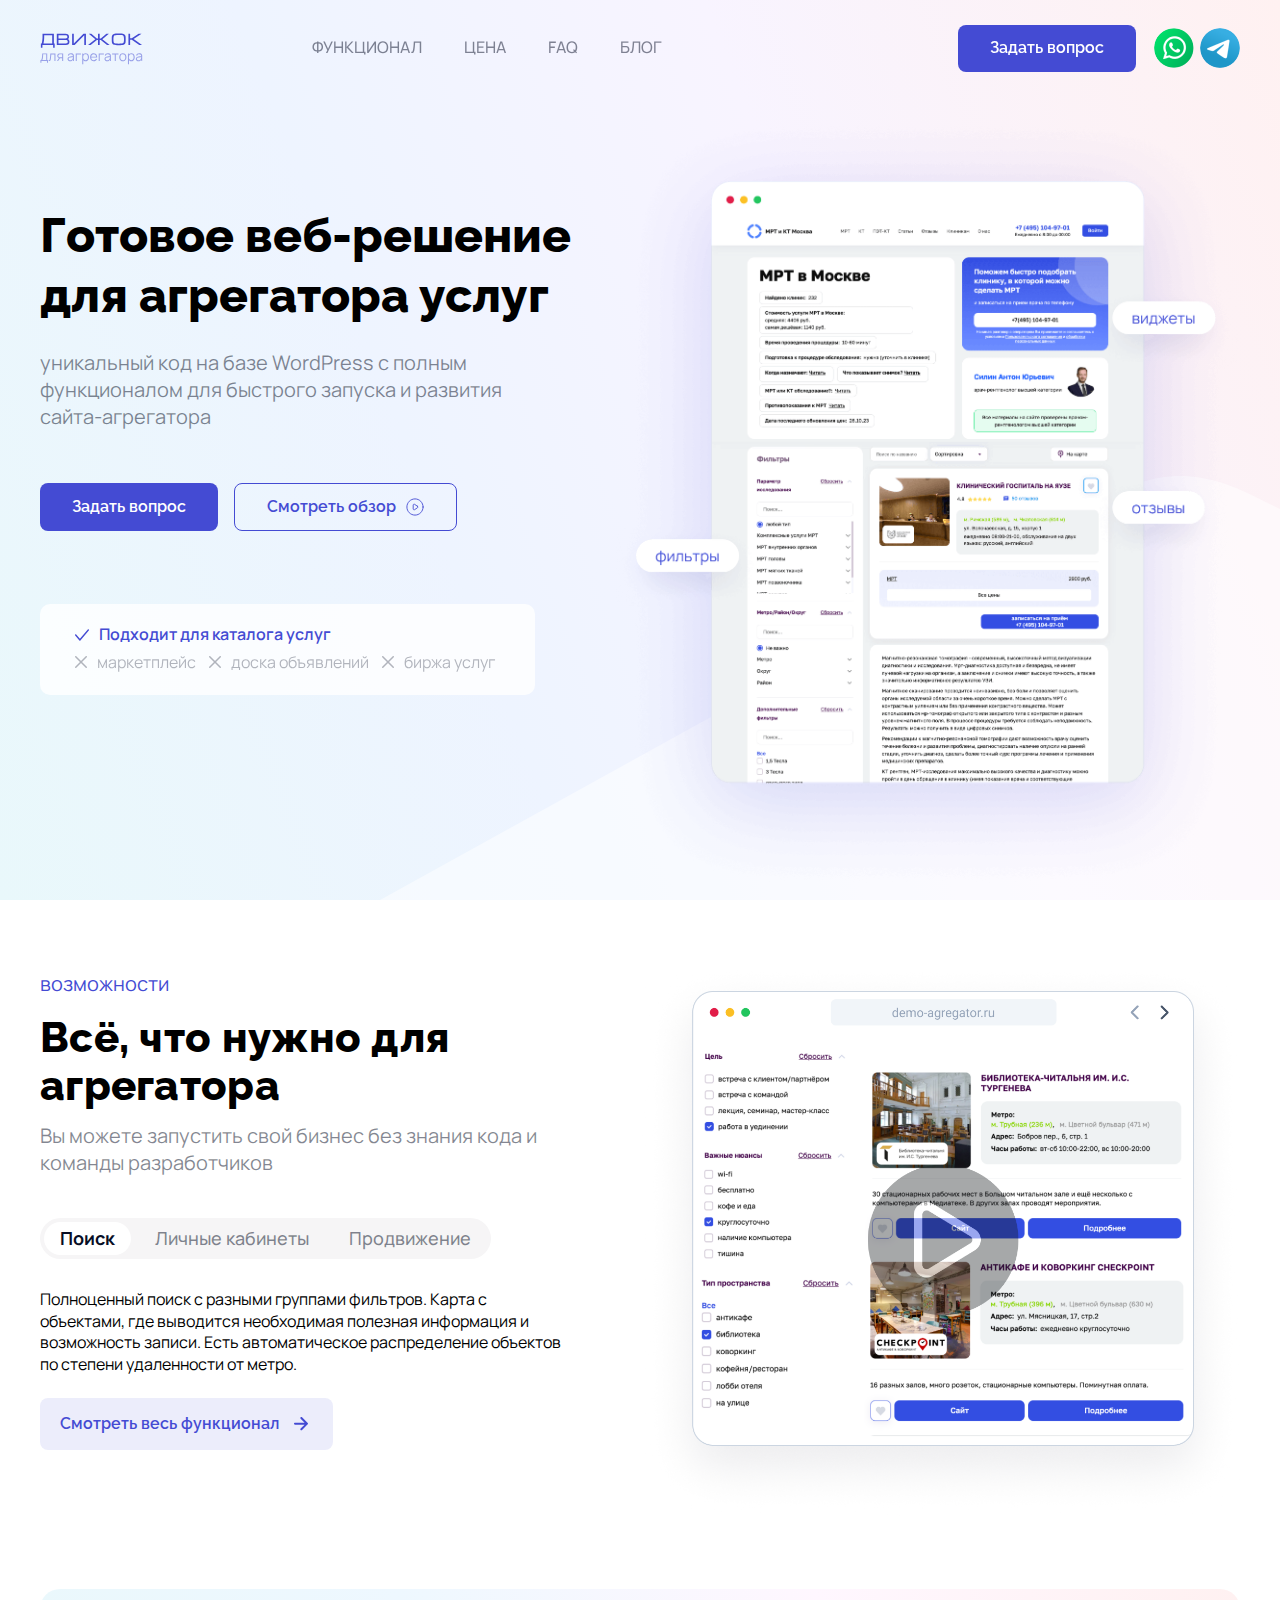
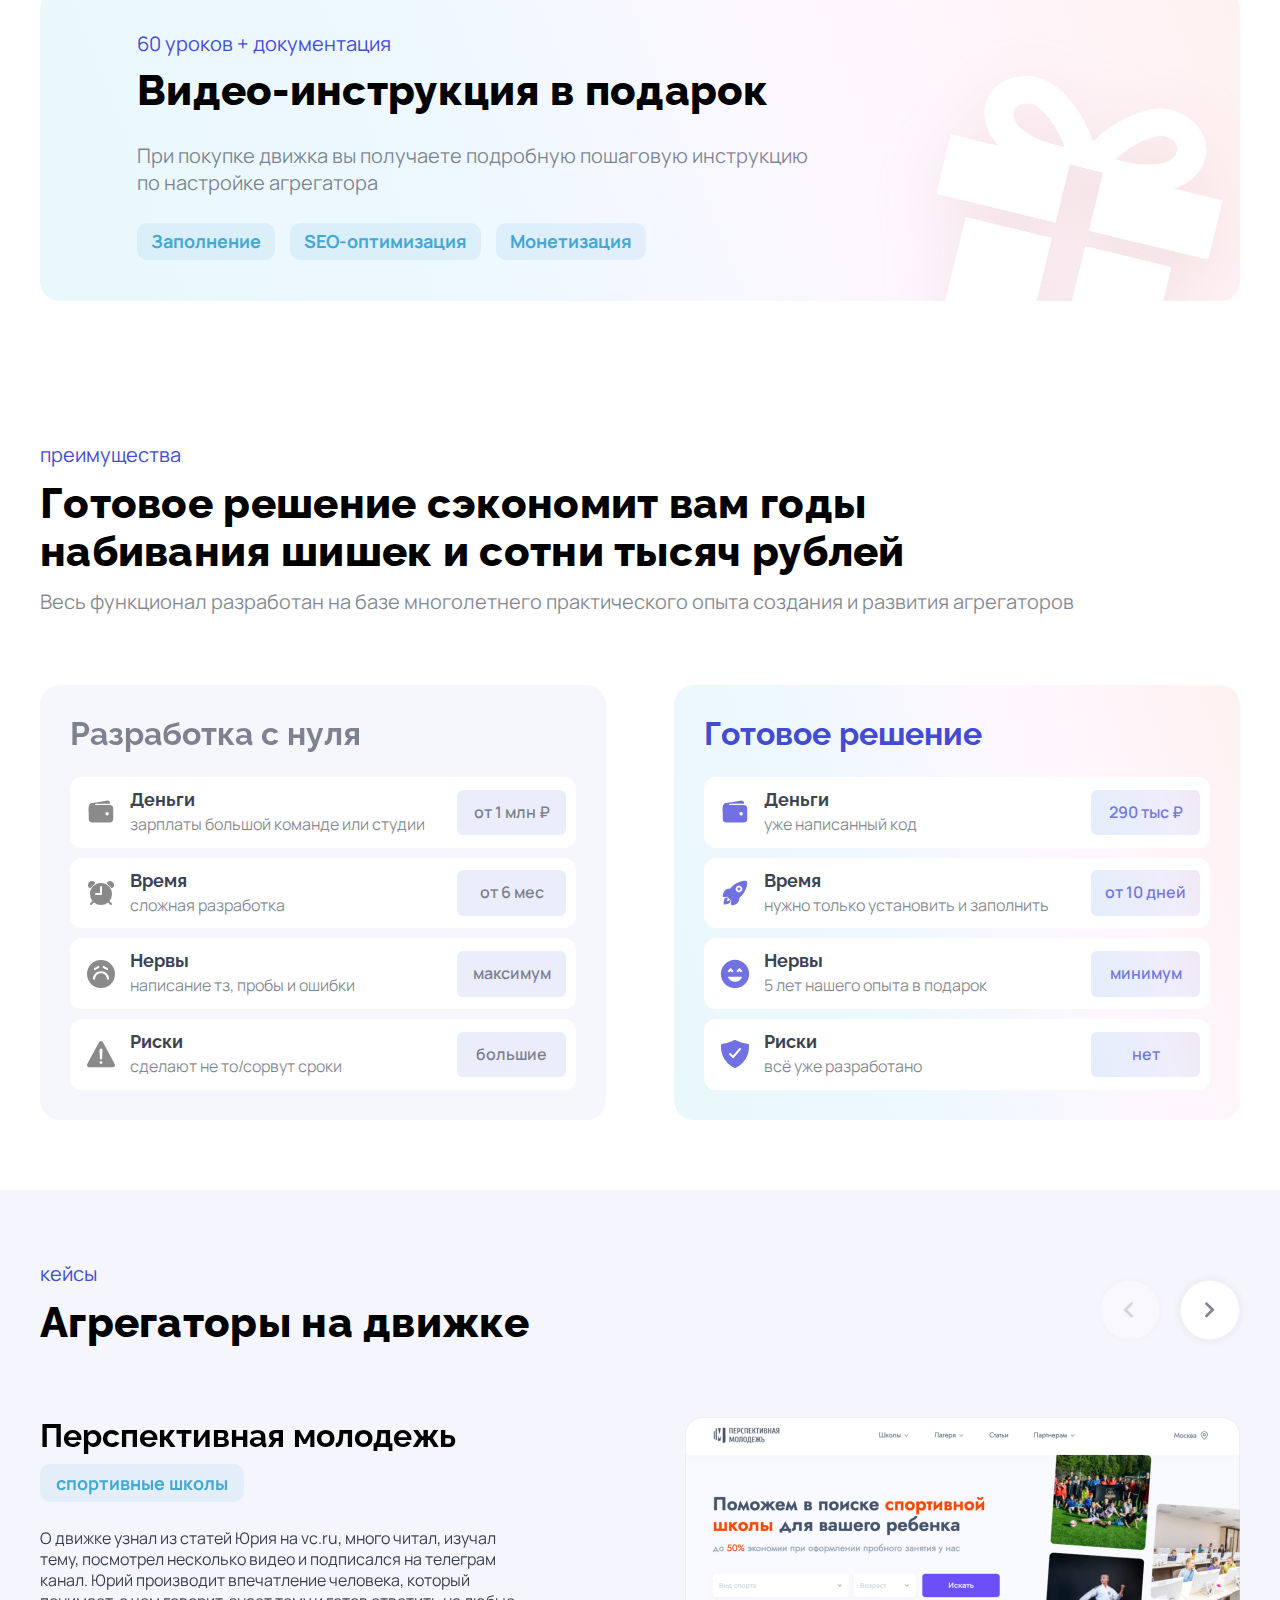
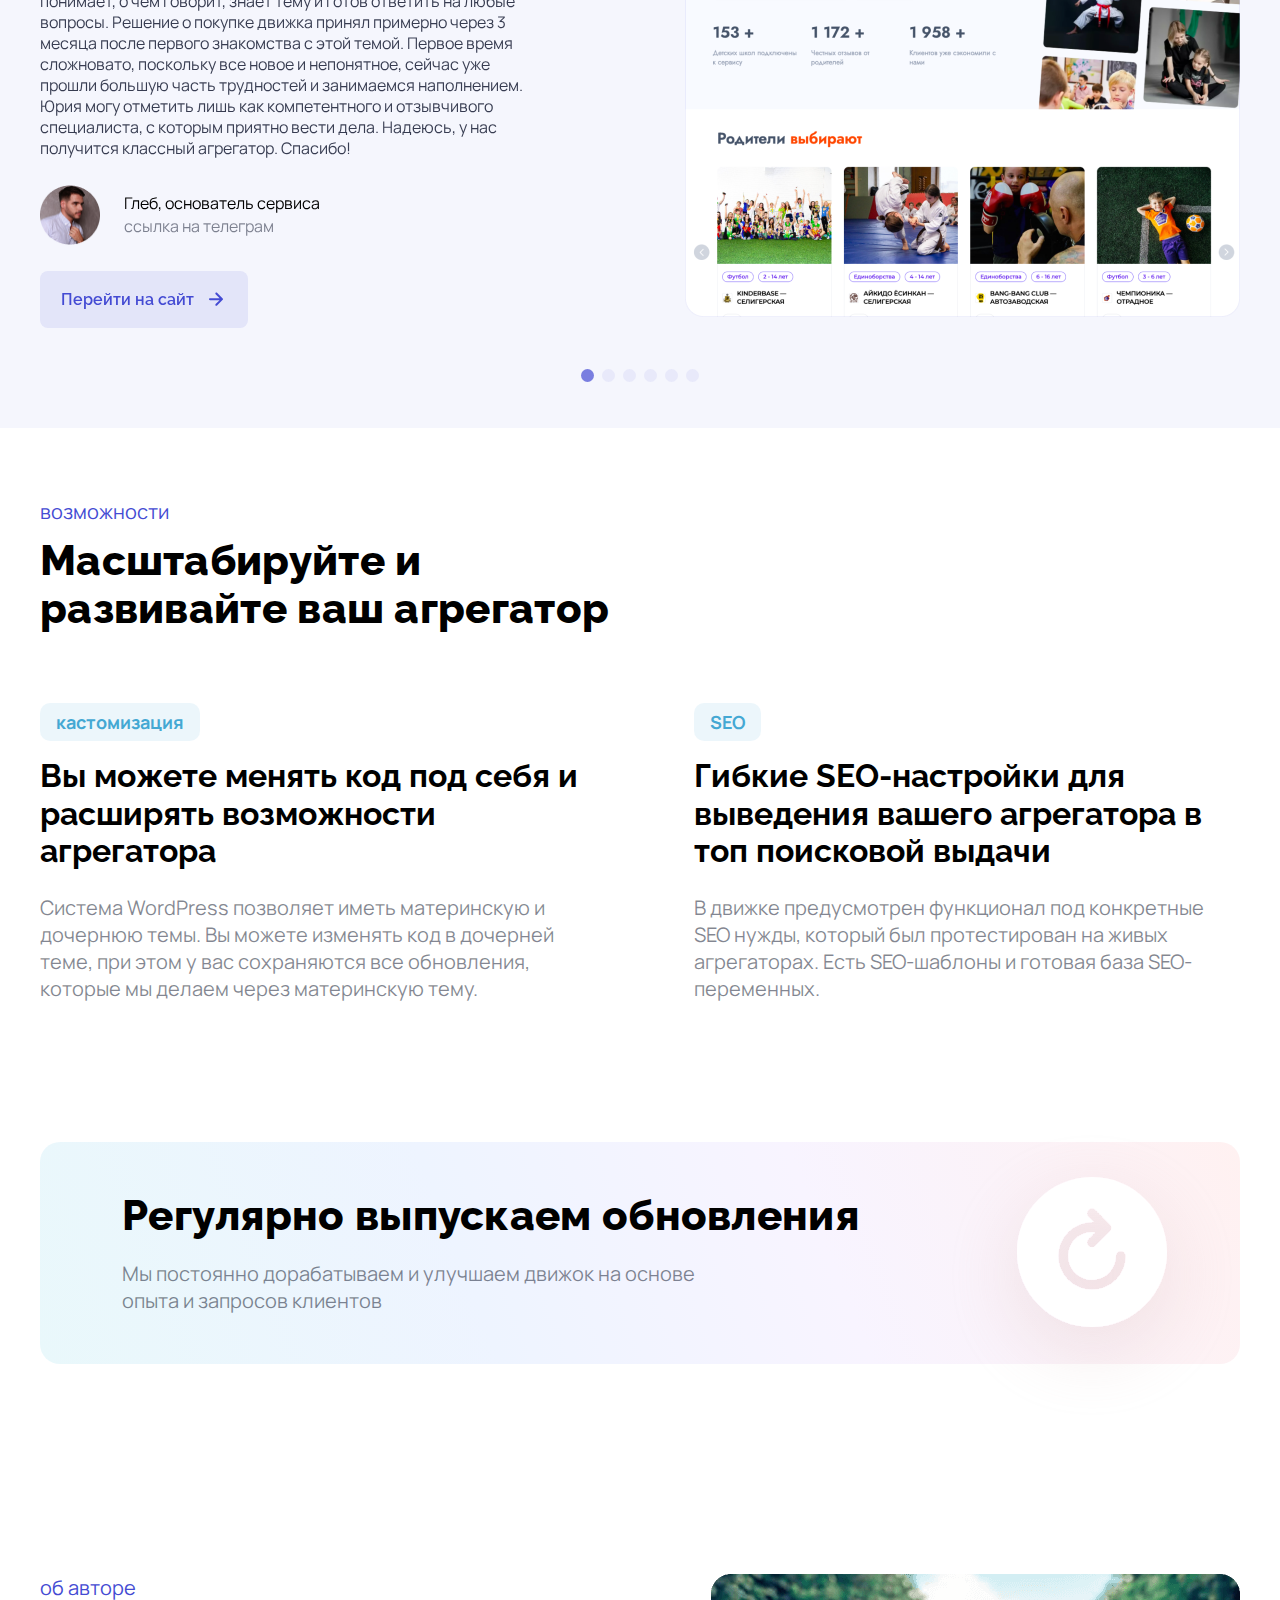
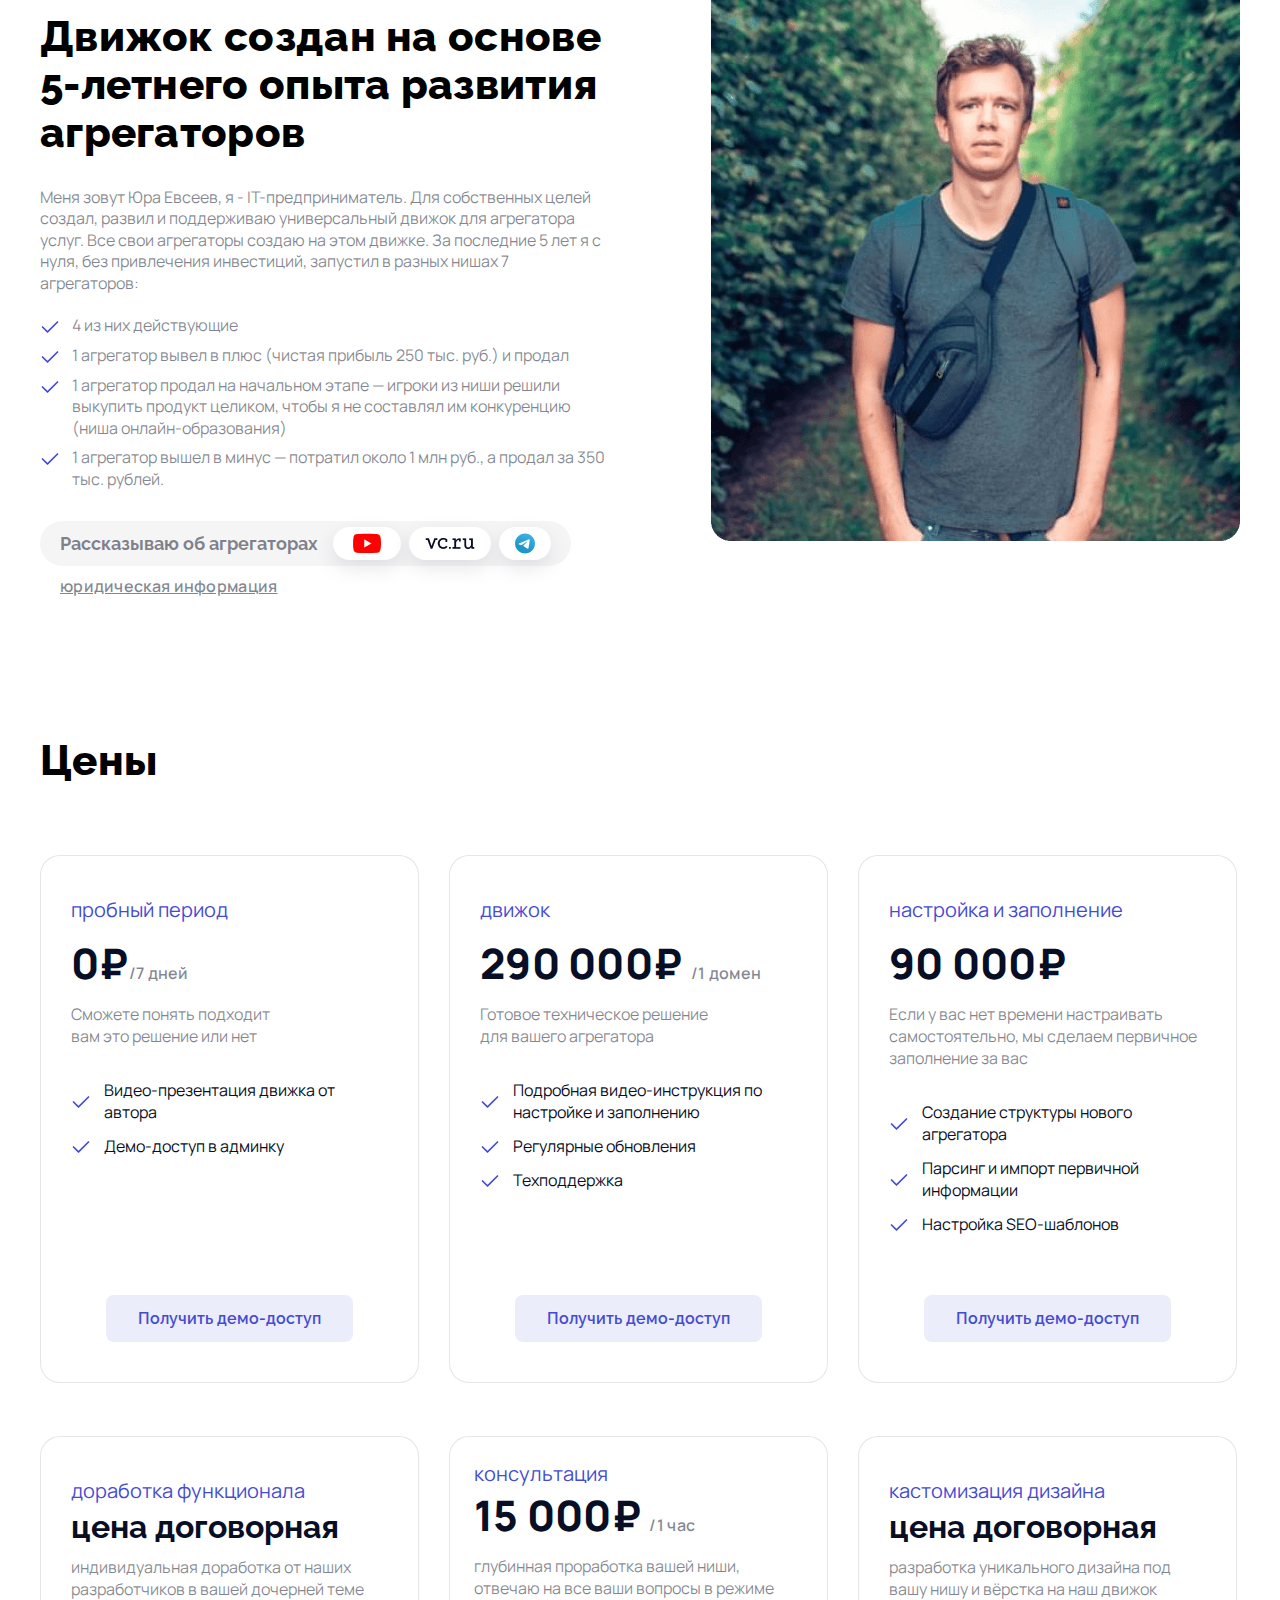
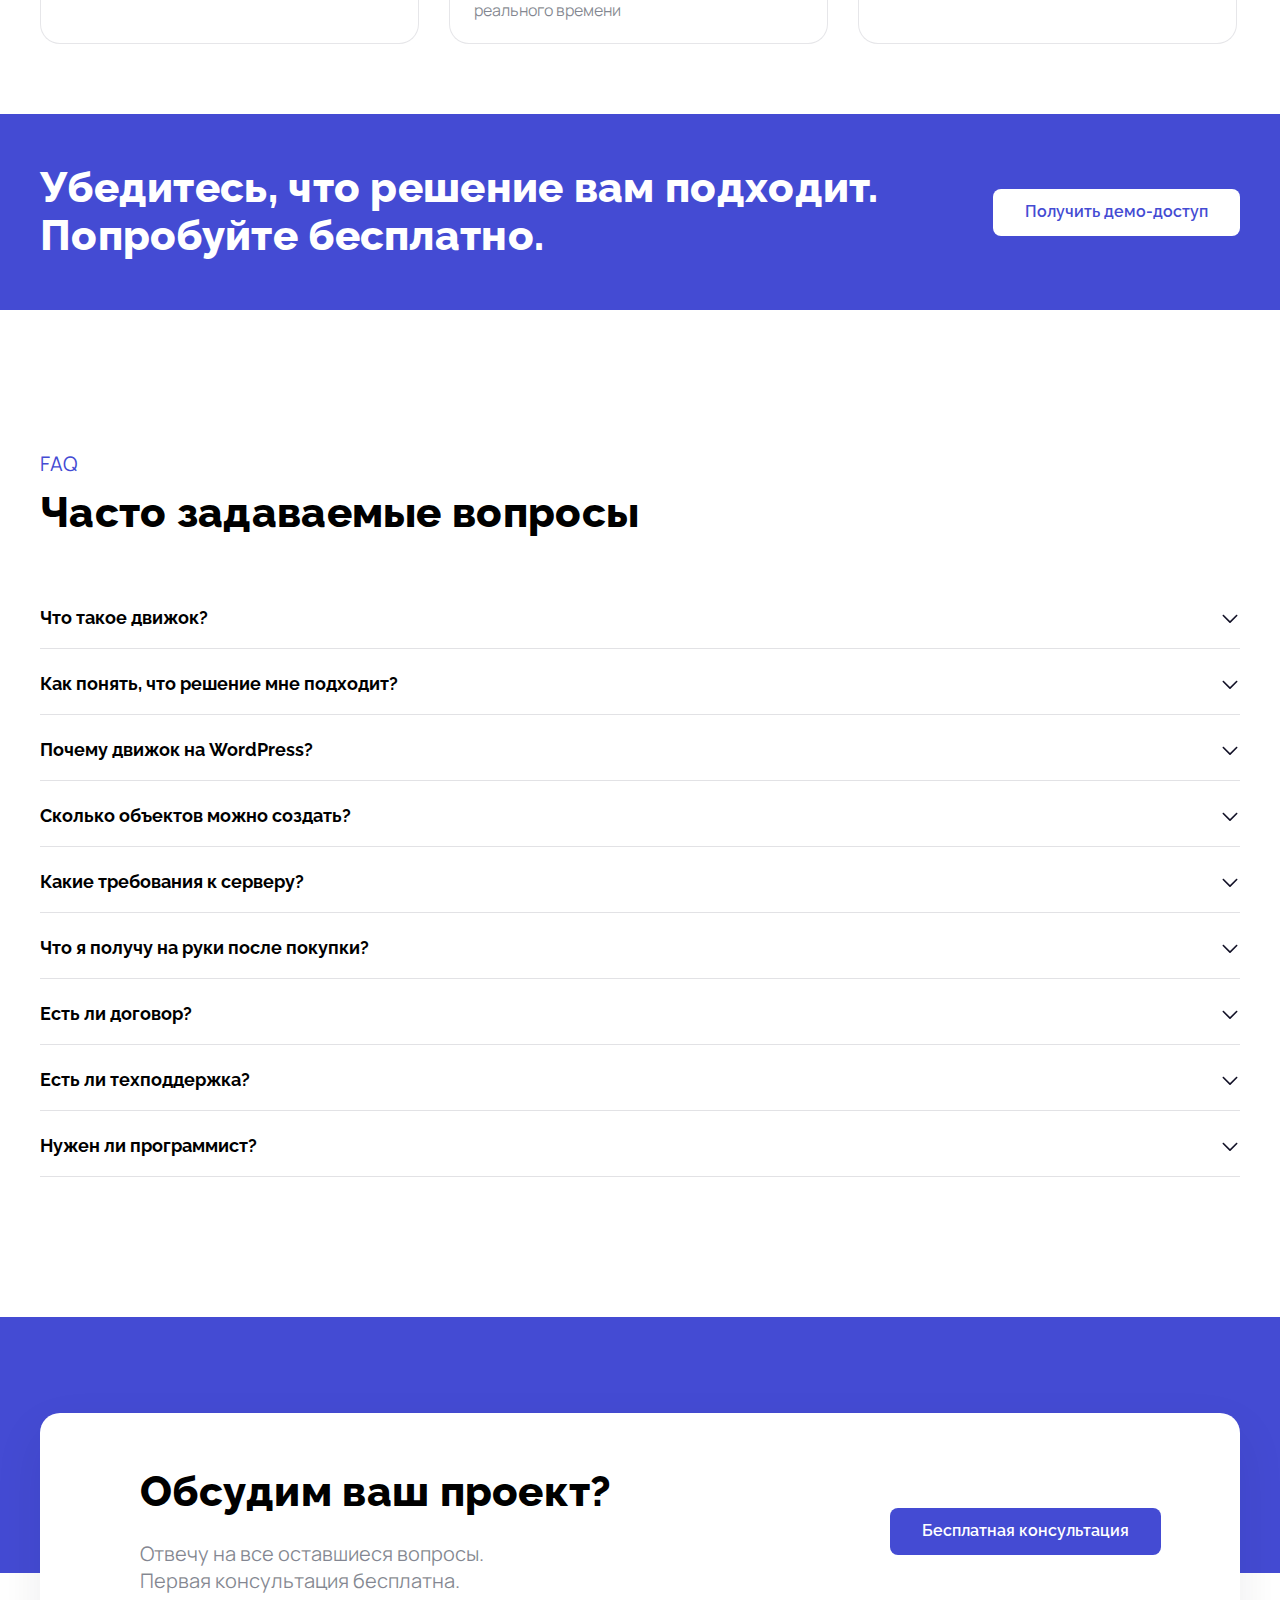
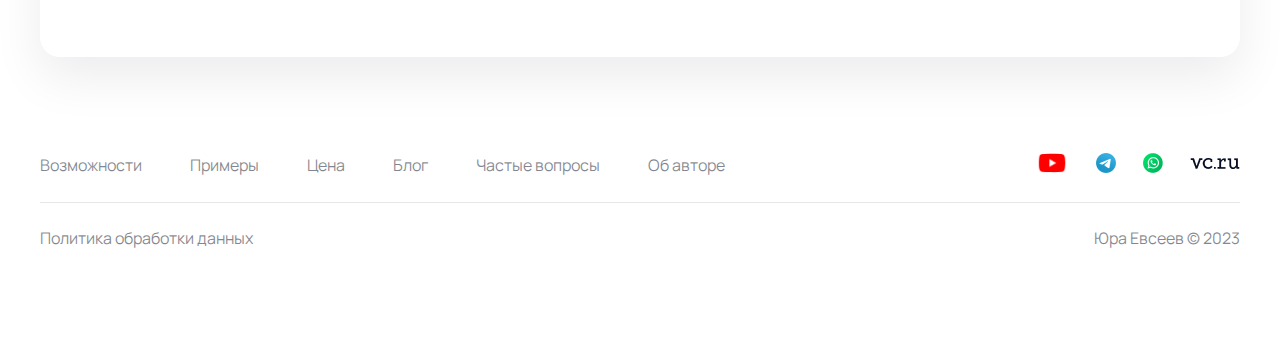
<file: index.html>
<!DOCTYPE html>
<html lang="ru">

<head>

	<meta charset="utf-8">

	<title>Title</title>
	<meta name="description" content="">

	<meta http-equiv="X-UA-Compatible" content="IE=edge">
	<meta name="viewport" content="width=device-width, initial-scale=1, maximum-scale=1">

	<meta property="og:image" content="path/to/image.jpg">
	<link rel="shortcut icon" href="img/favicon/favicon.svg" type="image/x-icon">

	<!-- Chrome, Firefox OS and Opera -->
	<meta name="theme-color" content="#000">
	<!-- Windows Phone -->
	<meta name="msapplication-navbutton-color" content="#000">
	<!-- iOS Safari -->
	<meta name="apple-mobile-web-app-status-bar-style" content="#000">

	<link rel="stylesheet" href="css/main.min.css">

</head>

<body>

	<div class="main--wrapper">
		<header class="header">
			<div class="container">
				<div class="row">
					<div class="header--wrapper">
						<div class="header--logo">
							<img src="img/logo.svg" alt="Движок для агрегатора">
						</div>
						<nav class="header--menu">
							<ul class="menu">
								<li><a href="#possibilities">Функционал</a></li>
								<li><a href="#price">Цена</a></li>
								<li><a href="#faq">FAQ</a></li>
								<li><a href="#">Блог</a></li>
							</ul>
						</nav>
						<div class="header--social">
							<button class="button open--modal">Задать вопрос</button>
							<ul class="social">
								<li><a href="#" target="_blank"><img src="img/whatsapp.png" alt="#"></a></li>
								<li><a href="#" target="_blank"><img src="img/tg.png" alt="#"></a></li>
							</ul>
						</div>
					</div>
				</div>
			</div>
		</header>
		<main class="main">
			<section class="main--header">
				<div class="container">
					<div class="row">
						<div class="main--header__wrapper">
							<div class="main--header__left">
								<h1 class="h1">Готовое веб-решение для агрегатора услуг</h1>
								<p class="subtitle">
									уникальный код на базе WordPress с полным<br> функционалом для быстрого запуска и развития<br> сайта-агрегатора
								</p>
								<div class="main--header__left--buttons">
									<button class="button open--modal">Задать вопрос</button>
									<a href="https://youtu.be/2gpuREfyE8U" class="button button--white" data-fancybox>
										<span>Смотреть обзор</span>
										<svg viewBox="0 0 20 19" fill="none" xmlns="http://www.w3.org/2000/svg">
											<path d="M12.7519 8.66795L9.5547 6.53647C8.89015 6.09343 8 6.56982 8 7.36852V11.6315C8 12.4302 8.89015 12.9066 9.5547 12.4635L12.7519 10.3321C13.3457 9.93623 13.3457 9.06377 12.7519 8.66795Z" stroke="#444BD3" stroke-linecap="round" stroke-linejoin="round"/>
											<path d="M19 9.5C19 14.4706 14.9706 18.5 10 18.5C5.02944 18.5 1 14.4706 1 9.5C1 4.52944 5.02944 0.5 10 0.5C14.9706 0.5 19 4.52944 19 9.5Z" stroke="#444BD3" stroke-linecap="round" stroke-linejoin="round"/>
										</svg>
									</a>
								</div>
								<div class="main--header__left--choises">
									<div class="main--header__left--choise active">
										<svg width="14" height="12" viewBox="0 0 14 12" fill="none" xmlns="http://www.w3.org/2000/svg">
											<path fill-rule="evenodd" clip-rule="evenodd" d="M13.795 0.410704C14.0683 0.736141 14.0683 1.26378 13.795 1.58921L5.39497 11.5892C5.12161 11.9147 4.67839 11.9147 4.40503 11.5892L0.205025 6.58921C-0.0683418 6.26378 -0.0683418 5.73614 0.205025 5.4107C0.478392 5.08527 0.921608 5.08527 1.19497 5.4107L4.9 9.82145L12.805 0.410704C13.0784 0.0852667 13.5216 0.0852667 13.795 0.410704Z" fill="#444BD3"/>
										</svg>
										<span class="color--accent">Подходит для каталога услуг</span>
									</div>
									<div class="main--header__left--choise">
										<svg width="12" height="12" viewBox="0 0 12 12" fill="none" xmlns="http://www.w3.org/2000/svg">
											<g clip-path="url(#clip0_279_663)">
												<path fill-rule="evenodd" clip-rule="evenodd" d="M0.21967 0.21967C0.512563 -0.0732233 0.987437 -0.0732233 1.28033 0.21967L11.7803 10.7197C12.0732 11.0126 12.0732 11.4874 11.7803 11.7803C11.4874 12.0732 11.0126 12.0732 10.7197 11.7803L0.21967 1.28033C-0.0732233 0.987437 -0.0732233 0.512563 0.21967 0.21967Z" fill="#070E25"/>
												<path fill-rule="evenodd" clip-rule="evenodd" d="M11.7803 0.21967C12.0732 0.512563 12.0732 0.987437 11.7803 1.28033L1.28033 11.7803C0.987437 12.0732 0.512563 12.0732 0.21967 11.7803C-0.0732233 11.4874 -0.0732233 11.0126 0.21967 10.7197L10.7197 0.21967C11.0126 -0.0732233 11.4874 -0.0732233 11.7803 0.21967Z" fill="#070E25"/>
											</g>
											<defs>
												<clipPath id="clip0_279_663">
													<rect width="12" height="12" fill="white"/>
												</clipPath>
											</defs>
										</svg>
										<span>маркетплейс</span>
									</div>
									<div class="main--header__left--choise">
										<svg width="12" height="12" viewBox="0 0 12 12" fill="none" xmlns="http://www.w3.org/2000/svg">
											<g clip-path="url(#clip0_279_663)">
												<path fill-rule="evenodd" clip-rule="evenodd" d="M0.21967 0.21967C0.512563 -0.0732233 0.987437 -0.0732233 1.28033 0.21967L11.7803 10.7197C12.0732 11.0126 12.0732 11.4874 11.7803 11.7803C11.4874 12.0732 11.0126 12.0732 10.7197 11.7803L0.21967 1.28033C-0.0732233 0.987437 -0.0732233 0.512563 0.21967 0.21967Z" fill="#070E25"/>
												<path fill-rule="evenodd" clip-rule="evenodd" d="M11.7803 0.21967C12.0732 0.512563 12.0732 0.987437 11.7803 1.28033L1.28033 11.7803C0.987437 12.0732 0.512563 12.0732 0.21967 11.7803C-0.0732233 11.4874 -0.0732233 11.0126 0.21967 10.7197L10.7197 0.21967C11.0126 -0.0732233 11.4874 -0.0732233 11.7803 0.21967Z" fill="#070E25"/>
											</g>
											<defs>
												<clipPath id="clip0_279_663">
													<rect width="12" height="12" fill="white"/>
												</clipPath>
											</defs>
										</svg>
										<span>доска объявлений</span>
									</div>
									<div class="main--header__left--choise">
										<svg width="12" height="12" viewBox="0 0 12 12" fill="none" xmlns="http://www.w3.org/2000/svg">
											<g clip-path="url(#clip0_279_663)">
												<path fill-rule="evenodd" clip-rule="evenodd" d="M0.21967 0.21967C0.512563 -0.0732233 0.987437 -0.0732233 1.28033 0.21967L11.7803 10.7197C12.0732 11.0126 12.0732 11.4874 11.7803 11.7803C11.4874 12.0732 11.0126 12.0732 10.7197 11.7803L0.21967 1.28033C-0.0732233 0.987437 -0.0732233 0.512563 0.21967 0.21967Z" fill="#070E25"/>
												<path fill-rule="evenodd" clip-rule="evenodd" d="M11.7803 0.21967C12.0732 0.512563 12.0732 0.987437 11.7803 1.28033L1.28033 11.7803C0.987437 12.0732 0.512563 12.0732 0.21967 11.7803C-0.0732233 11.4874 -0.0732233 11.0126 0.21967 10.7197L10.7197 0.21967C11.0126 -0.0732233 11.4874 -0.0732233 11.7803 0.21967Z" fill="#070E25"/>
											</g>
											<defs>
												<clipPath id="clip0_279_663">
													<rect width="12" height="12" fill="white"/>
												</clipPath>
											</defs>
										</svg>
										<span>биржа услуг</span>
									</div>
								</div>
							</div>
							<div class="main--header__right">
								<img src="img/main-img.png" alt="#">
							</div>
						</div>
					</div>
				</div>
			</section>
			<section class="main--possibilities" id="possibilities">
				<div class="container">
					<div class="row">
						<div class="main--possibilities__wrapper">
							<div class="main--possibilities__left">
								<div class="subtitle color--accent">возможности</div>
								<div class="h2">Всё, что нужно для агрегатора</div>
								<div class="subtitle">Вы можете запустить свой бизнес без знания кода и команды разработчиков</div>
								<div class="main--possibilities__left--buttons">
									<button>Поиск</button>
									<button>Личные кабинеты</button>
									<button>Продвижение</button>
								</div>
								<div class="main--possibilities__left--blocks">
									<div class="main--possibilities__left--block">
										<span>
											Полноценный поиск с разными группами фильтров. Карта с объектами, где выводится необходимая полезная информация и
											возможность записи. Есть автоматическое распределение объектов по степени удаленности от метро.
										</span>
										<a href="functional.html" class="button">
											<span>Смотреть весь функционал</span>
											<svg width="24" height="24" viewBox="0 0 24 24" fill="none" xmlns="http://www.w3.org/2000/svg">
												<path d="M15.586 10.657L11.636 6.70704C11.4538 6.51844 11.353 6.26584 11.3553 6.00364C11.3576 5.74144 11.4628 5.49063 11.6482 5.30522C11.8336 5.11981 12.0844 5.01465 12.3466 5.01237C12.6088 5.01009 12.8614 5.11088 13.05 5.29304L18.707 10.95C18.8002 11.0427 18.8741 11.1529 18.9246 11.2742C18.9751 11.3955 19.001 11.5256 19.001 11.657C19.001 11.7884 18.9751 11.9186 18.9246 12.0399C18.8741 12.1612 18.8002 12.2714 18.707 12.364L13.05 18.021C12.9578 18.1166 12.8474 18.1927 12.7254 18.2451C12.6034 18.2976 12.4722 18.3251 12.3394 18.3263C12.2066 18.3274 12.0749 18.3021 11.952 18.2519C11.8291 18.2016 11.7175 18.1273 11.6236 18.0334C11.5297 17.9395 11.4555 17.8279 11.4052 17.705C11.3549 17.5821 11.3296 17.4504 11.3307 17.3176C11.3319 17.1849 11.3595 17.0536 11.4119 16.9316C11.4643 16.8096 11.5405 16.6993 11.636 16.607L15.586 12.657H6C5.73478 12.657 5.48043 12.5517 5.29289 12.3641C5.10536 12.1766 5 11.9223 5 11.657C5 11.3918 5.10536 11.1375 5.29289 10.9499C5.48043 10.7624 5.73478 10.657 6 10.657H15.586Z" fill="#444BD3"/>
											</svg>
										</a>
									</div>
									<div class="main--possibilities__left--block">
										<span>
											Авторизация через соцсети и личные кабинеты как для пользователя, так и для партнёра. Есть возможность добавлять новые объекты.
										</span>
										<a href="functional.html" class="button">
											<span>Смотреть весь функционал</span>
											<svg width="24" height="24" viewBox="0 0 24 24" fill="none" xmlns="http://www.w3.org/2000/svg">
												<path d="M15.586 10.657L11.636 6.70704C11.4538 6.51844 11.353 6.26584 11.3553 6.00364C11.3576 5.74144 11.4628 5.49063 11.6482 5.30522C11.8336 5.11981 12.0844 5.01465 12.3466 5.01237C12.6088 5.01009 12.8614 5.11088 13.05 5.29304L18.707 10.95C18.8002 11.0427 18.8741 11.1529 18.9246 11.2742C18.9751 11.3955 19.001 11.5256 19.001 11.657C19.001 11.7884 18.9751 11.9186 18.9246 12.0399C18.8741 12.1612 18.8002 12.2714 18.707 12.364L13.05 18.021C12.9578 18.1166 12.8474 18.1927 12.7254 18.2451C12.6034 18.2976 12.4722 18.3251 12.3394 18.3263C12.2066 18.3274 12.0749 18.3021 11.952 18.2519C11.8291 18.2016 11.7175 18.1273 11.6236 18.0334C11.5297 17.9395 11.4555 17.8279 11.4052 17.705C11.3549 17.5821 11.3296 17.4504 11.3307 17.3176C11.3319 17.1849 11.3595 17.0536 11.4119 16.9316C11.4643 16.8096 11.5405 16.6993 11.636 16.607L15.586 12.657H6C5.73478 12.657 5.48043 12.5517 5.29289 12.3641C5.10536 12.1766 5 11.9223 5 11.657C5 11.3918 5.10536 11.1375 5.29289 10.9499C5.48043 10.7624 5.73478 10.657 6 10.657H15.586Z" fill="#444BD3"/>
											</svg>
										</a>
									</div>
									<div class="main--possibilities__left--block">
										<span>
											Приоритетное размещение объектов и возможность добавлять баннеры с любым контентом, в том числе рекламным.
										</span>
										<a href="functional.html" class="button">
											<span>Смотреть весь функционал</span>
											<svg width="24" height="24" viewBox="0 0 24 24" fill="none" xmlns="http://www.w3.org/2000/svg">
												<path d="M15.586 10.657L11.636 6.70704C11.4538 6.51844 11.353 6.26584 11.3553 6.00364C11.3576 5.74144 11.4628 5.49063 11.6482 5.30522C11.8336 5.11981 12.0844 5.01465 12.3466 5.01237C12.6088 5.01009 12.8614 5.11088 13.05 5.29304L18.707 10.95C18.8002 11.0427 18.8741 11.1529 18.9246 11.2742C18.9751 11.3955 19.001 11.5256 19.001 11.657C19.001 11.7884 18.9751 11.9186 18.9246 12.0399C18.8741 12.1612 18.8002 12.2714 18.707 12.364L13.05 18.021C12.9578 18.1166 12.8474 18.1927 12.7254 18.2451C12.6034 18.2976 12.4722 18.3251 12.3394 18.3263C12.2066 18.3274 12.0749 18.3021 11.952 18.2519C11.8291 18.2016 11.7175 18.1273 11.6236 18.0334C11.5297 17.9395 11.4555 17.8279 11.4052 17.705C11.3549 17.5821 11.3296 17.4504 11.3307 17.3176C11.3319 17.1849 11.3595 17.0536 11.4119 16.9316C11.4643 16.8096 11.5405 16.6993 11.636 16.607L15.586 12.657H6C5.73478 12.657 5.48043 12.5517 5.29289 12.3641C5.10536 12.1766 5 11.9223 5 11.657C5 11.3918 5.10536 11.1375 5.29289 10.9499C5.48043 10.7624 5.73478 10.657 6 10.657H15.586Z" fill="#444BD3"/>
											</svg>
										</a>
									</div>
								</div>
							</div>
							<div class="main--possibilities__right">
								<a href="#1" class="main--possibilities__right--img" target="_blank">
									<img src="img/possibilities/img-1.png" alt="#">
								</a>
								<a href="#2" class="main--possibilities__right--img" target="_blank">
									<img src="img/possibilities/img-2.png" alt="#">
								</a>
								<a href="#3" class="main--possibilities__right--img" target="_blank">
									<img src="img/possibilities/img-3.png" alt="#">
								</a>
							</div>
						</div>
						<div class="main--possibilities__lessons">
							<div class="main--possibilities__lessons--text">
								<div class="subtitle color--accent">60 уроков + документация</div>
								<div class="h2">Видео-инструкция в&nbsp;подарок</div>
								<div class="subtitle">При покупке движка вы&nbsp;получаете подробную пошаговую инструкцию по&nbsp;настройке агрегатора</div>
								<div class="main--possibilities__lessons--tags">
									<span>Заполнение</span>
									<span>SEO-оптимизация</span>
									<span>Монетизация</span>
								</div>
							</div>
							<div class="main--possibilities__lessons--image">
								<picture>
									<source media="(max-width: 992px)" srcset="img/present-1.svg">
									<source media="(min-width: 993px)" srcset="img/present.svg">
									<img src="img/present.svg">
								</picture>
							</div>
						</div>
					</div>
				</div>
			</section>
			<section class="main--advantages">
				<div class="container">
					<div class="row">
						<div class="main--advantages__title">
							<div class="subtitle color--accent">преимущества</div>
							<div class="h2">Готовое решение сэкономит вам годы<br> набивания шишек и сотни тысяч рублей</div>
							<div class="subtitle">Весь функционал разработан на базе многолетнего практического опыта создания и развития агрегаторов</div>
						</div>
						<div class="main--advantages__list">
							<div class="main--advantages__item">
								<div class="h3">Разработка с нуля</div>
								<div class="main--advantages__item--wrapper">
									<div class="main--advantages__item--block">
										<div class="main--advantages__item--icon">
											<img src="img/advantages/11.svg" alt="#">
										</div>
										<div class="main--advantages__item--text">
											<div class="h4">Деньги</div>
											<span>зарплаты большой команде или студии</span>
										</div>
										<div class="main--advantages__item--info">от 1 млн ₽</div>
									</div>
									<div class="main--advantages__item--block">
										<div class="main--advantages__item--icon">
											<img src="img/advantages/21.svg" alt="#">
										</div>
										<div class="main--advantages__item--text">
											<div class="h4">Время</div>
											<span>сложная разработка</span>
										</div>
										<div class="main--advantages__item--info">от 6 мес</div>
									</div>
									<div class="main--advantages__item--block">
										<div class="main--advantages__item--icon">
											<img src="img/advantages/3-1.svg" alt="#">
										</div>
										<div class="main--advantages__item--text">
											<div class="h4">Нервы</div>
											<span>написание&nbsp;тз, пробы и&nbsp;ошибки</span>
										</div>
										<div class="main--advantages__item--info">максимум</div>
									</div>
									<div class="main--advantages__item--block">
										<div class="main--advantages__item--icon">
											<img src="img/advantages/4-1.svg" alt="#">
										</div>
										<div class="main--advantages__item--text">
											<div class="h4">Риски</div>
											<span>сделают не&nbsp;то/<br>сорвут сроки</span>
										</div>
										<div class="main--advantages__item--info">большие</div>
									</div>
								</div>
							</div>
							<div class="main--advantages__item">
								<div class="h3">Готовое решение</div>
								<div class="main--advantages__item--wrapper">
									<div class="main--advantages__item--block">
										<div class="main--advantages__item--icon">
											<img src="img/advantages/1.svg" alt="#">
										</div>
										<div class="main--advantages__item--text">
											<div class="h4">Деньги</div>
											<span>уже написанный код</span>
										</div>
										<div class="main--advantages__item--info">290 тыс ₽</div>
									</div>
									<div class="main--advantages__item--block">
										<div class="main--advantages__item--icon">
											<img src="img/advantages/2.svg" alt="#">
										</div>
										<div class="main--advantages__item--text">
											<div class="h4">Время</div>
											<span>нужно только установить и заполнить</span>
										</div>
										<div class="main--advantages__item--info">от 10 дней</div>
									</div>
									<div class="main--advantages__item--block">
										<div class="main--advantages__item--icon">
											<img src="img/advantages/3.svg" alt="#">
										</div>
										<div class="main--advantages__item--text">
											<div class="h4">Нервы</div>
											<span>5 лет нашего опыта в подарок</span>
										</div>
										<div class="main--advantages__item--info">минимум</div>
									</div>
									<div class="main--advantages__item--block">
										<div class="main--advantages__item--icon">
											<img src="img/advantages/4.svg" alt="#">
										</div>
										<div class="main--advantages__item--text">
											<div class="h4">Риски</div>
											<span>всё уже разработано</span>
										</div>
										<div class="main--advantages__item--info">нет</div>
									</div>
								</div>
							</div>
						</div>
					</div>
				</div>
			</section>
			<section class="main--cases section">
				<div class="container">
					<div class="row">
						<div class="subtitle color--accent">кейсы</div>
						<div class="h2">Агрегаторы на&nbsp;движке</div>
						<div class="main--cases__slider splide splide--cases">
							<div class="splide__arrows">
								<button class="splide__arrow splide__arrow--prev">
									<svg width="12" height="18" viewBox="0 0 12 18" fill="none" xmlns="http://www.w3.org/2000/svg">
										<path fill-rule="evenodd" clip-rule="evenodd" d="M0.921186 17.267C0.325373 16.6712 0.325373 15.7052 0.921186 15.1094L6.85466 9.17591L0.921186 3.24243C0.325374 2.64662 0.325374 1.68061 0.921186 1.0848C1.517 0.488988 2.483 0.488988 3.07881 1.0848L11.1699 9.17591L3.07881 17.267C2.483 17.8628 1.517 17.8628 0.921186 17.267Z" fill="#070E25" fill-opacity="0.5"/>
									</svg>
								</button>
								<button class="splide__arrow splide__arrow--next">
									<svg width="12" height="18" viewBox="0 0 12 18" fill="none" xmlns="http://www.w3.org/2000/svg">
										<path fill-rule="evenodd" clip-rule="evenodd" d="M11.0788 1.08486C11.6746 1.68067 11.6746 2.64667 11.0788 3.24248L5.14534 9.17596L11.0788 15.1094C11.6746 15.7053 11.6746 16.6713 11.0788 17.2671C10.483 17.8629 9.517 17.8629 8.92119 17.2671L0.830081 9.17596L8.92119 1.08486C9.517 0.489044 10.483 0.489044 11.0788 1.08486Z" fill="#070E25" fill-opacity="0.5"/>
									</svg>
								</button>
							</div>
							<div class="splide__track">
								<div class="splide__list">
									<div class="main--cases__slide splide__slide">
										<div class="main--cases__slide--left">
											<div class="h3">Перспективная молодежь</div>
											<div class="main--cases__slide--tag">спортивные школы</div>
											<p>
												О движке узнал из статей Юрия на vc.ru, много читал, изучал тему, посмотрел несколько видео и подписался на телеграм
												канал. Юрий производит впечатление человека, который понимает, о чем говорит, знает тему и готов ответить на любые
												вопросы. Решение о покупке движка принял примерно через 3 месяца после первого знакомства с этой темой. Первое время
												сложновато, поскольку все новое и непонятное, сейчас уже прошли большую часть трудностей и занимаемся наполнением. Юрия
												могу отметить лишь как компетентного и отзывчивого специалиста, с которым приятно вести дела. Надеюсь, у нас получится
												классный агрегатор. Спасибо!
											</p>
											<div class="main--cases__slide--avatar">
												<img src="img/cases/avatar.png" alt="#">
												<div class="main--cases__slide--avatar__text">
													<span>Глеб, основатель сервиса</span>
													<a href="#" target="_blank">ссылка на телеграм</a>
												</div>
											</div>
											<a href="#" class="button" target="_blank">
												<span>Перейти на сайт</span>
												<svg width="24" height="25" viewBox="0 0 24 25" fill="none" xmlns="http://www.w3.org/2000/svg">
													<path d="M15.586 11.157L11.636 7.20704C11.4538 7.01844 11.353 6.76584 11.3553 6.50364C11.3576 6.24144 11.4628 5.99063 11.6482 5.80522C11.8336 5.61981 12.0844 5.51465 12.3466 5.51237C12.6088 5.51009 12.8614 5.61088 13.05 5.79304L18.707 11.45C18.8002 11.5427 18.8741 11.6529 18.9246 11.7742C18.9751 11.8955 19.001 12.0256 19.001 12.157C19.001 12.2884 18.9751 12.4186 18.9246 12.5399C18.8741 12.6612 18.8002 12.7714 18.707 12.864L13.05 18.521C12.9578 18.6166 12.8474 18.6927 12.7254 18.7451C12.6034 18.7976 12.4722 18.8251 12.3394 18.8263C12.2066 18.8274 12.0749 18.8021 11.952 18.7519C11.8291 18.7016 11.7175 18.6273 11.6236 18.5334C11.5297 18.4395 11.4555 18.3279 11.4052 18.205C11.3549 18.0821 11.3296 17.9504 11.3307 17.8176C11.3319 17.6849 11.3595 17.5536 11.4119 17.4316C11.4643 17.3096 11.5405 17.1993 11.636 17.107L15.586 13.157H6C5.73478 13.157 5.48043 13.0517 5.29289 12.8641C5.10536 12.6766 5 12.4223 5 12.157C5 11.8918 5.10536 11.6375 5.29289 11.4499C5.48043 11.2624 5.73478 11.157 6 11.157H15.586Z" fill="#444BD3"/>
												</svg>
											</a>
										</div>
										<div class="main--cases__slide--right">
											<img src="img/cases/img.png" alt="#">
										</div>
									</div>
									<div class="main--cases__slide splide__slide">
										<div class="main--cases__slide--left">
											<div class="h3">Перспективная молодежь</div>
											<div class="main--cases__slide--tag">спортивные школы</div>
											<p>
												О движке узнал из статей Юрия на vc.ru, много читал, изучал тему, посмотрел несколько видео и подписался на телеграм
												канал. Юрий производит впечатление человека, который понимает, о чем говорит, знает тему и готов ответить на любые
												вопросы. Решение о покупке движка принял примерно через 3 месяца после первого знакомства с этой темой. Первое время
												сложновато, поскольку все новое и непонятное, сейчас уже прошли большую часть трудностей и занимаемся наполнением. Юрия
												могу отметить лишь как компетентного и отзывчивого специалиста, с которым приятно вести дела. Надеюсь, у нас получится
												классный агрегатор. Спасибо!
											</p>
											<div class="main--cases__slide--avatar">
												<img src="img/cases/avatar.png" alt="#">
												<div class="main--cases__slide--avatar__text">
													<span>Глеб, основатель сервиса</span>
													<a href="#" target="_blank">ссылка на телеграм</a>
												</div>
											</div>
											<a href="#" class="button" target="_blank">
												<span>Перейти на сайт</span>
												<svg width="24" height="25" viewBox="0 0 24 25" fill="none" xmlns="http://www.w3.org/2000/svg">
													<path d="M15.586 11.157L11.636 7.20704C11.4538 7.01844 11.353 6.76584 11.3553 6.50364C11.3576 6.24144 11.4628 5.99063 11.6482 5.80522C11.8336 5.61981 12.0844 5.51465 12.3466 5.51237C12.6088 5.51009 12.8614 5.61088 13.05 5.79304L18.707 11.45C18.8002 11.5427 18.8741 11.6529 18.9246 11.7742C18.9751 11.8955 19.001 12.0256 19.001 12.157C19.001 12.2884 18.9751 12.4186 18.9246 12.5399C18.8741 12.6612 18.8002 12.7714 18.707 12.864L13.05 18.521C12.9578 18.6166 12.8474 18.6927 12.7254 18.7451C12.6034 18.7976 12.4722 18.8251 12.3394 18.8263C12.2066 18.8274 12.0749 18.8021 11.952 18.7519C11.8291 18.7016 11.7175 18.6273 11.6236 18.5334C11.5297 18.4395 11.4555 18.3279 11.4052 18.205C11.3549 18.0821 11.3296 17.9504 11.3307 17.8176C11.3319 17.6849 11.3595 17.5536 11.4119 17.4316C11.4643 17.3096 11.5405 17.1993 11.636 17.107L15.586 13.157H6C5.73478 13.157 5.48043 13.0517 5.29289 12.8641C5.10536 12.6766 5 12.4223 5 12.157C5 11.8918 5.10536 11.6375 5.29289 11.4499C5.48043 11.2624 5.73478 11.157 6 11.157H15.586Z" fill="#444BD3"/>
												</svg>
											</a>
										</div>
										<div class="main--cases__slide--right">
											<img src="img/cases/img.png" alt="#">
										</div>
									</div>
									<div class="main--cases__slide splide__slide">
										<div class="main--cases__slide--left">
											<div class="h3">Перспективная молодежь</div>
											<div class="main--cases__slide--tag">спортивные школы</div>
											<p>
												О движке узнал из статей Юрия на vc.ru, много читал, изучал тему, посмотрел несколько видео и подписался на телеграм
												канал. Юрий производит впечатление человека, который понимает, о чем говорит, знает тему и готов ответить на любые
												вопросы. Решение о покупке движка принял примерно через 3 месяца после первого знакомства с этой темой. Первое время
												сложновато, поскольку все новое и непонятное, сейчас уже прошли большую часть трудностей и занимаемся наполнением. Юрия
												могу отметить лишь как компетентного и отзывчивого специалиста, с которым приятно вести дела. Надеюсь, у нас получится
												классный агрегатор. Спасибо!
											</p>
											<div class="main--cases__slide--avatar">
												<img src="img/cases/avatar.png" alt="#">
												<div class="main--cases__slide--avatar__text">
													<span>Глеб, основатель сервиса</span>
													<a href="#" target="_blank">ссылка на телеграм</a>
												</div>
											</div>
											<a href="#" class="button" target="_blank">
												<span>Перейти на сайт</span>
												<svg width="24" height="25" viewBox="0 0 24 25" fill="none" xmlns="http://www.w3.org/2000/svg">
													<path d="M15.586 11.157L11.636 7.20704C11.4538 7.01844 11.353 6.76584 11.3553 6.50364C11.3576 6.24144 11.4628 5.99063 11.6482 5.80522C11.8336 5.61981 12.0844 5.51465 12.3466 5.51237C12.6088 5.51009 12.8614 5.61088 13.05 5.79304L18.707 11.45C18.8002 11.5427 18.8741 11.6529 18.9246 11.7742C18.9751 11.8955 19.001 12.0256 19.001 12.157C19.001 12.2884 18.9751 12.4186 18.9246 12.5399C18.8741 12.6612 18.8002 12.7714 18.707 12.864L13.05 18.521C12.9578 18.6166 12.8474 18.6927 12.7254 18.7451C12.6034 18.7976 12.4722 18.8251 12.3394 18.8263C12.2066 18.8274 12.0749 18.8021 11.952 18.7519C11.8291 18.7016 11.7175 18.6273 11.6236 18.5334C11.5297 18.4395 11.4555 18.3279 11.4052 18.205C11.3549 18.0821 11.3296 17.9504 11.3307 17.8176C11.3319 17.6849 11.3595 17.5536 11.4119 17.4316C11.4643 17.3096 11.5405 17.1993 11.636 17.107L15.586 13.157H6C5.73478 13.157 5.48043 13.0517 5.29289 12.8641C5.10536 12.6766 5 12.4223 5 12.157C5 11.8918 5.10536 11.6375 5.29289 11.4499C5.48043 11.2624 5.73478 11.157 6 11.157H15.586Z" fill="#444BD3"/>
												</svg>
											</a>
										</div>
										<div class="main--cases__slide--right">
											<img src="img/cases/img.png" alt="#">
										</div>
									</div>
									<div class="main--cases__slide splide__slide">
										<div class="main--cases__slide--left">
											<div class="h3">Перспективная молодежь</div>
											<div class="main--cases__slide--tag">спортивные школы</div>
											<p>
												О движке узнал из статей Юрия на vc.ru, много читал, изучал тему, посмотрел несколько видео и подписался на телеграм
												канал. Юрий производит впечатление человека, который понимает, о чем говорит, знает тему и готов ответить на любые
												вопросы. Решение о покупке движка принял примерно через 3 месяца после первого знакомства с этой темой. Первое время
												сложновато, поскольку все новое и непонятное, сейчас уже прошли большую часть трудностей и занимаемся наполнением. Юрия
												могу отметить лишь как компетентного и отзывчивого специалиста, с которым приятно вести дела. Надеюсь, у нас получится
												классный агрегатор. Спасибо!
											</p>
											<div class="main--cases__slide--avatar">
												<img src="img/cases/avatar.png" alt="#">
												<div class="main--cases__slide--avatar__text">
													<span>Глеб, основатель сервиса</span>
													<a href="#" target="_blank">ссылка на телеграм</a>
												</div>
											</div>
											<a href="#" class="button" target="_blank">
												<span>Перейти на сайт</span>
												<svg width="24" height="25" viewBox="0 0 24 25" fill="none" xmlns="http://www.w3.org/2000/svg">
													<path d="M15.586 11.157L11.636 7.20704C11.4538 7.01844 11.353 6.76584 11.3553 6.50364C11.3576 6.24144 11.4628 5.99063 11.6482 5.80522C11.8336 5.61981 12.0844 5.51465 12.3466 5.51237C12.6088 5.51009 12.8614 5.61088 13.05 5.79304L18.707 11.45C18.8002 11.5427 18.8741 11.6529 18.9246 11.7742C18.9751 11.8955 19.001 12.0256 19.001 12.157C19.001 12.2884 18.9751 12.4186 18.9246 12.5399C18.8741 12.6612 18.8002 12.7714 18.707 12.864L13.05 18.521C12.9578 18.6166 12.8474 18.6927 12.7254 18.7451C12.6034 18.7976 12.4722 18.8251 12.3394 18.8263C12.2066 18.8274 12.0749 18.8021 11.952 18.7519C11.8291 18.7016 11.7175 18.6273 11.6236 18.5334C11.5297 18.4395 11.4555 18.3279 11.4052 18.205C11.3549 18.0821 11.3296 17.9504 11.3307 17.8176C11.3319 17.6849 11.3595 17.5536 11.4119 17.4316C11.4643 17.3096 11.5405 17.1993 11.636 17.107L15.586 13.157H6C5.73478 13.157 5.48043 13.0517 5.29289 12.8641C5.10536 12.6766 5 12.4223 5 12.157C5 11.8918 5.10536 11.6375 5.29289 11.4499C5.48043 11.2624 5.73478 11.157 6 11.157H15.586Z" fill="#444BD3"/>
												</svg>
											</a>
										</div>
										<div class="main--cases__slide--right">
											<img src="img/cases/img.png" alt="#">
										</div>
									</div>
									<div class="main--cases__slide splide__slide">
										<div class="main--cases__slide--left">
											<div class="h3">Перспективная молодежь</div>
											<div class="main--cases__slide--tag">спортивные школы</div>
											<p>
												О движке узнал из статей Юрия на vc.ru, много читал, изучал тему, посмотрел несколько видео и подписался на телеграм
												канал. Юрий производит впечатление человека, который понимает, о чем говорит, знает тему и готов ответить на любые
												вопросы. Решение о покупке движка принял примерно через 3 месяца после первого знакомства с этой темой. Первое время
												сложновато, поскольку все новое и непонятное, сейчас уже прошли большую часть трудностей и занимаемся наполнением. Юрия
												могу отметить лишь как компетентного и отзывчивого специалиста, с которым приятно вести дела. Надеюсь, у нас получится
												классный агрегатор. Спасибо!
											</p>
											<div class="main--cases__slide--avatar">
												<img src="img/cases/avatar.png" alt="#">
												<div class="main--cases__slide--avatar__text">
													<span>Глеб, основатель сервиса</span>
													<a href="#" target="_blank">ссылка на телеграм</a>
												</div>
											</div>
											<a href="#" class="button" target="_blank">
												<span>Перейти на сайт</span>
												<svg width="24" height="25" viewBox="0 0 24 25" fill="none" xmlns="http://www.w3.org/2000/svg">
													<path d="M15.586 11.157L11.636 7.20704C11.4538 7.01844 11.353 6.76584 11.3553 6.50364C11.3576 6.24144 11.4628 5.99063 11.6482 5.80522C11.8336 5.61981 12.0844 5.51465 12.3466 5.51237C12.6088 5.51009 12.8614 5.61088 13.05 5.79304L18.707 11.45C18.8002 11.5427 18.8741 11.6529 18.9246 11.7742C18.9751 11.8955 19.001 12.0256 19.001 12.157C19.001 12.2884 18.9751 12.4186 18.9246 12.5399C18.8741 12.6612 18.8002 12.7714 18.707 12.864L13.05 18.521C12.9578 18.6166 12.8474 18.6927 12.7254 18.7451C12.6034 18.7976 12.4722 18.8251 12.3394 18.8263C12.2066 18.8274 12.0749 18.8021 11.952 18.7519C11.8291 18.7016 11.7175 18.6273 11.6236 18.5334C11.5297 18.4395 11.4555 18.3279 11.4052 18.205C11.3549 18.0821 11.3296 17.9504 11.3307 17.8176C11.3319 17.6849 11.3595 17.5536 11.4119 17.4316C11.4643 17.3096 11.5405 17.1993 11.636 17.107L15.586 13.157H6C5.73478 13.157 5.48043 13.0517 5.29289 12.8641C5.10536 12.6766 5 12.4223 5 12.157C5 11.8918 5.10536 11.6375 5.29289 11.4499C5.48043 11.2624 5.73478 11.157 6 11.157H15.586Z" fill="#444BD3"/>
												</svg>
											</a>
										</div>
										<div class="main--cases__slide--right">
											<img src="img/cases/img.png" alt="#">
										</div>
									</div>
									<div class="main--cases__slide splide__slide">
										<div class="main--cases__slide--left">
											<div class="h3">Перспективная молодежь</div>
											<div class="main--cases__slide--tag">спортивные школы</div>
											<p>
												О движке узнал из статей Юрия на vc.ru, много читал, изучал тему, посмотрел несколько видео и подписался на телеграм
												канал. Юрий производит впечатление человека, который понимает, о чем говорит, знает тему и готов ответить на любые
												вопросы. Решение о покупке движка принял примерно через 3 месяца после первого знакомства с этой темой. Первое время
												сложновато, поскольку все новое и непонятное, сейчас уже прошли большую часть трудностей и занимаемся наполнением. Юрия
												могу отметить лишь как компетентного и отзывчивого специалиста, с которым приятно вести дела. Надеюсь, у нас получится
												классный агрегатор. Спасибо!
											</p>
											<div class="main--cases__slide--avatar">
												<img src="img/cases/avatar.png" alt="#">
												<div class="main--cases__slide--avatar__text">
													<span>Глеб, основатель сервиса</span>
													<a href="#" target="_blank">ссылка на телеграм</a>
												</div>
											</div>
											<a href="#" class="button" target="_blank">
												<span>Перейти на сайт</span>
												<svg width="24" height="25" viewBox="0 0 24 25" fill="none" xmlns="http://www.w3.org/2000/svg">
													<path d="M15.586 11.157L11.636 7.20704C11.4538 7.01844 11.353 6.76584 11.3553 6.50364C11.3576 6.24144 11.4628 5.99063 11.6482 5.80522C11.8336 5.61981 12.0844 5.51465 12.3466 5.51237C12.6088 5.51009 12.8614 5.61088 13.05 5.79304L18.707 11.45C18.8002 11.5427 18.8741 11.6529 18.9246 11.7742C18.9751 11.8955 19.001 12.0256 19.001 12.157C19.001 12.2884 18.9751 12.4186 18.9246 12.5399C18.8741 12.6612 18.8002 12.7714 18.707 12.864L13.05 18.521C12.9578 18.6166 12.8474 18.6927 12.7254 18.7451C12.6034 18.7976 12.4722 18.8251 12.3394 18.8263C12.2066 18.8274 12.0749 18.8021 11.952 18.7519C11.8291 18.7016 11.7175 18.6273 11.6236 18.5334C11.5297 18.4395 11.4555 18.3279 11.4052 18.205C11.3549 18.0821 11.3296 17.9504 11.3307 17.8176C11.3319 17.6849 11.3595 17.5536 11.4119 17.4316C11.4643 17.3096 11.5405 17.1993 11.636 17.107L15.586 13.157H6C5.73478 13.157 5.48043 13.0517 5.29289 12.8641C5.10536 12.6766 5 12.4223 5 12.157C5 11.8918 5.10536 11.6375 5.29289 11.4499C5.48043 11.2624 5.73478 11.157 6 11.157H15.586Z" fill="#444BD3"/>
												</svg>
											</a>
										</div>
										<div class="main--cases__slide--right">
											<img src="img/cases/img.png" alt="#">
										</div>
									</div>
								</div>
							</div>
						</div>
					</div>
				</div>
			</section>
			<section class="main--possibilities__two">
				<div class="container">
					<div class="row">
						<div class="subtitle color--accent">возможности</div>
						<div class="h2">Масштабируйте и развивайте ваш агрегатор</div>
						<div class="main--possibilities__two--wrapper">
							<div class="main--possibilities__two--item">
								<div class="main--possibilities__two--tag">кастомизация</div>
								<div class="h3">Вы можете менять код под себя и расширять возможности агрегатора</div>
								<div class="subtitle">
									Система WordPress позволяет иметь материнскую и дочернюю темы. Вы можете изменять код в дочерней теме, при этом у вас
									сохраняются все обновления, которые мы делаем через материнскую тему.
								</div>
							</div>
							<div class="main--possibilities__two--item">
								<div class="main--possibilities__two--tag">SEO</div>
								<div class="h3">Гибкие SEO-настройки для выведения вашего агрегатора в топ поисковой выдачи</div>
								<div class="subtitle">
									В движке предусмотрен функционал под конкретные SEO нужды, который был протестирован на живых агрегаторах. Есть
									SEO-шаблоны и готовая база SEO-переменных.
								</div>
							</div>
						</div>
						<div class="main--possibilities__two--banner">
							<div class="main--possibilities__two--banner__left">
								<div class="h2">Регулярно выпускаем обновления</div>
								<div class="subtitle">Мы постоянно дорабатываем и улучшаем движок на основе<br> опыта и запросов клиентов</div>
							</div>
							<div class="main--possibilities__two--banner__right">
								<img src="img/possibilities/regular.svg">
							</div>
						</div>
					</div>
				</div>
			</section>
			<section class="main--author" id="author">
				<div class="container">
					<div class="row">
						<div class="main--author__wrapper">
							<div class="main--author__left">
								<div class="subtitle color--accent">об авторе</div>
								<div class="h2">Движок создан на основе 5-летнего опыта развития агрегаторов</div>
								<p>
									Меня зовут Юра Евсеев, я - IT-предприниматель. Для собственных целей создал, развил и поддерживаю универсальный движок
									для агрегатора услуг. Все свои агрегаторы создаю на этом движке. За последние 5 лет я с нуля, без привлечения
									инвестиций, запустил в разных нишах 7 агрегаторов:
								</p>
								<ul>
									<li>4 из них действующие</li>
									<li>1 агрегатор вывел в плюс (чистая прибыль 250 тыс. руб.) и продал </li>
									<li>1 агрегатор продал на начальном этапе — игроки из ниши решили выкупить продукт целиком, чтобы я не составлял им конкуренцию (ниша онлайн-образования)</li>
									<li>1 агрегатор вышел в минус — потратил около 1 млн руб., а продал за 350 тыс. рублей.</li>
								</ul>
								<div class="main--author__social">
									<div class="h4">Рассказываю об агрегаторах</div>
									<ul class="main--author__social--wrapper">
										<li><a href="#" target="_blank"><img src="img/social/youtube.png" alt="#"></a></li>
										<li><a href="#" target="_blank"><img src="img/social/vc.png" alt="#"></a></li>
										<li><a href="#" target="_blank"><img src="img/social/tg.png" alt="#"></a></li>
									</ul>
								</div>
								<a href="#" class="main--author__info" target="_blank">юридическая информация</a>
							</div>
							<div class="main--author__right">
								<img src="img/author.png" alt="IT-предприниматель Юра Евсеев">
							</div>
						</div>
					</div>
				</div>
			</section>
			<section class="main--prices" id="price">
				<div class="container">
					<div class="row">
						<div class="h2">Цены</div>
						<div class="main--prices__wrapper part--1">
							<button class="main--prices__item open--modal" title="пробный период">
								<div class="main--prices__item--header">
									<div class="subtitle color--accent">пробный период</div>
									<div class="h2">0₽<span>/7 дней</span></div>
									<span>
										Сможете понять подходит<br>
										вам это решение или нет
									</span>
									<ul>
										<li>Видео-презентация движка от автора</li>
										<li>Демо-доступ в админку</li>
									</ul>
								</div>
								<div class="main--prices__item--footer">
									<a href="#" class="button open--modal">Получить демо-доступ</a>
								</div>
							</button>
							<button class="main--prices__item open--modal" title="движок">
								<div class="main--prices__item--header">
									<div class="subtitle color--accent">движок</div>
									<div class="h2">290 000₽ <span>/1 домен</span></div>
									<span>
										Готовое техническое решение<br>
										для вашего агрегатора
									</span>
									<ul>
										<li>Подробная видео-инструкция по настройке и заполнению</li>
										<li>Регулярные обновления</li>
										<li>Техподдержка</li>
									</ul>
								</div>
								<div class="main--prices__item--footer">
									<a href="#" class="button open--modal">Получить демо-доступ</a>
								</div>
							</button>
							<button class="main--prices__item open--modal" title="настройка и заполнение">
								<div class="main--prices__item--header">
									<div class="subtitle color--accent">настройка и заполнение</div>
									<div class="h2">90 000₽</div>
									<span>
										Если у вас нет времени настраивать самостоятельно, мы сделаем первичное заполнение за вас
									</span>
									<ul>
										<li>Создание структуры нового агрегатора</li>
										<li>Парсинг и импорт первичной информации</li>
										<li>Настройка SEO-шаблонов</li>
									</ul>
								</div>
								<div class="main--prices__item--footer">
									<a href="#" class="button open--modal">Получить демо-доступ</a>
								</div>
							</button>
						</div>
						<div class="main--prices__wrapper part--2">
							<button class="main--prices__item open--modal" title="доработка функционала">
								<div class="main--prices__item--header">
									<div class="subtitle color--accent">доработка функционала</div>
									<div class="h3">цена договорная</div>
									<span>
										индивидуальная доработка от наших разработчиков в вашей дочерней теме
									</span>
								</div>
							</button>
							<button class="main--prices__item open--modal" title="консультация">
								<div class="main--prices__item--header">
									<div class="subtitle color--accent">консультация</div>
									<div class="h2">15 000₽ <span>/1 час</span></div>
									<span>
										глубинная проработка вашей ниши, отвечаю на все ваши вопросы в режиме реального времени
									</span>
								</div>
							</button>
							<button class="main--prices__item open--modal" title="кастомизация дизайна">
								<div class="main--prices__item--header">
									<div class="subtitle color--accent">кастомизация дизайна</div>
									<div class="h3">цена договорная</div>
									<span>
										разработка уникального дизайна под вашу нишу и вёрстка на наш движок
									</span>
								</div>
							</button>
						</div>
					</div>
				</div>
				<div class="main--prices__banner">
					<div class="container">
						<div class="row">
							<div class="main--prices__banner--wrapper">
								<div class="h2">Убедитесь, что решение вам подходит. <br>Попробуйте бесплатно.</div>
								<button class="button open--modal">Получить демо-доступ</button>
							</div>
						</div>
					</div>
				</div>
			</section>
			<section class="main--faq section" id="faq">
				<div class="container">
					<div class="row">
						<div class="subtitle color--accent">FAQ</div>
						<div class="h2">Часто задаваемые вопросы</div>
						<div class="main--faq__wrapper">
							<div class="main--faq__item">
								<div class="main--faq__item--button h4">
									<span>Что такое движок?</span>
									<svg width="20" height="20" viewBox="0 0 20 20" fill="none" xmlns="http://www.w3.org/2000/svg">
										<path fill-rule="evenodd" clip-rule="evenodd" d="M2.74408 6.91058C3.06951 6.58514 3.59715 6.58514 3.92259 6.91058L10 12.988L16.0774 6.91058C16.4028 6.58514 16.9305 6.58514 17.2559 6.91058C17.5814 7.23602 17.5814 7.76366 17.2559 8.08909L10.5893 14.7558C10.2638 15.0812 9.73618 15.0812 9.41074 14.7558L2.74408 8.08909C2.41864 7.76366 2.41864 7.23602 2.74408 6.91058Z" fill="#121127"/>
									</svg>
								</div>
								<div class="main--faq__item--answer">
									На WordPress сделаны тысячи очень известных и крупных сайтов, например: time.com – 63 место в Алексе. Трафик: 2 млн
									уников в день. Шаблон: VIP.techcrunch.com – 300 место. Трафик: 660К в день. Шаблон: VIP.А так же forbes.ru, samsung.com,
									coca-cola.ru и многие другие сайты. В нашем случае мы взяли WordPress за основу, чтобы использовать её CMS (админку) и
									возможность подключения разнообразных плагинов. Также Вам будет намного проще найти разработчика для WordPress, чем для
									какого-нибудь новомодного языка под самопис.
								</div>
							</div>
							<div class="main--faq__item">
								<div class="main--faq__item--button h4">
									<span>Как понять, что решение мне подходит?</span>
									<svg width="20" height="20" viewBox="0 0 20 20" fill="none" xmlns="http://www.w3.org/2000/svg">
										<path fill-rule="evenodd" clip-rule="evenodd" d="M2.74408 6.91058C3.06951 6.58514 3.59715 6.58514 3.92259 6.91058L10 12.988L16.0774 6.91058C16.4028 6.58514 16.9305 6.58514 17.2559 6.91058C17.5814 7.23602 17.5814 7.76366 17.2559 8.08909L10.5893 14.7558C10.2638 15.0812 9.73618 15.0812 9.41074 14.7558L2.74408 8.08909C2.41864 7.76366 2.41864 7.23602 2.74408 6.91058Z" fill="#121127"/>
									</svg>
								</div>
								<div class="main--faq__item--answer">
									На WordPress сделаны тысячи очень известных и крупных сайтов, например: time.com – 63 место в Алексе. Трафик: 2 млн
									уников в день. Шаблон: VIP.techcrunch.com – 300 место. Трафик: 660К в день. Шаблон: VIP.А так же forbes.ru, samsung.com,
									coca-cola.ru и многие другие сайты. В нашем случае мы взяли WordPress за основу, чтобы использовать её CMS (админку) и
									возможность подключения разнообразных плагинов. Также Вам будет намного проще найти разработчика для WordPress, чем для
									какого-нибудь новомодного языка под самопис.
								</div>
							</div>
							<div class="main--faq__item">
								<div class="main--faq__item--button h4">
									<span>Почему движок на WordPress?</span>
									<svg width="20" height="20" viewBox="0 0 20 20" fill="none" xmlns="http://www.w3.org/2000/svg">
										<path fill-rule="evenodd" clip-rule="evenodd" d="M2.74408 6.91058C3.06951 6.58514 3.59715 6.58514 3.92259 6.91058L10 12.988L16.0774 6.91058C16.4028 6.58514 16.9305 6.58514 17.2559 6.91058C17.5814 7.23602 17.5814 7.76366 17.2559 8.08909L10.5893 14.7558C10.2638 15.0812 9.73618 15.0812 9.41074 14.7558L2.74408 8.08909C2.41864 7.76366 2.41864 7.23602 2.74408 6.91058Z" fill="#121127"/>
									</svg>
								</div>
								<div class="main--faq__item--answer">
									На WordPress сделаны тысячи очень известных и крупных сайтов, например: time.com – 63 место в Алексе. Трафик: 2 млн
									уников в день. Шаблон: VIP.techcrunch.com – 300 место. Трафик: 660К в день. Шаблон: VIP.А так же forbes.ru, samsung.com,
									coca-cola.ru и многие другие сайты. В нашем случае мы взяли WordPress за основу, чтобы использовать её CMS (админку) и
									возможность подключения разнообразных плагинов. Также Вам будет намного проще найти разработчика для WordPress, чем для
									какого-нибудь новомодного языка под самопис.
								</div>
							</div>
							<div class="main--faq__item">
								<div class="main--faq__item--button h4">
									<span>Сколько объектов можно создать?</span>
									<svg width="20" height="20" viewBox="0 0 20 20" fill="none" xmlns="http://www.w3.org/2000/svg">
										<path fill-rule="evenodd" clip-rule="evenodd" d="M2.74408 6.91058C3.06951 6.58514 3.59715 6.58514 3.92259 6.91058L10 12.988L16.0774 6.91058C16.4028 6.58514 16.9305 6.58514 17.2559 6.91058C17.5814 7.23602 17.5814 7.76366 17.2559 8.08909L10.5893 14.7558C10.2638 15.0812 9.73618 15.0812 9.41074 14.7558L2.74408 8.08909C2.41864 7.76366 2.41864 7.23602 2.74408 6.91058Z" fill="#121127"/>
									</svg>
								</div>
								<div class="main--faq__item--answer">
									На WordPress сделаны тысячи очень известных и крупных сайтов, например: time.com – 63 место в Алексе. Трафик: 2 млн
									уников в день. Шаблон: VIP.techcrunch.com – 300 место. Трафик: 660К в день. Шаблон: VIP.А так же forbes.ru, samsung.com,
									coca-cola.ru и многие другие сайты. В нашем случае мы взяли WordPress за основу, чтобы использовать её CMS (админку) и
									возможность подключения разнообразных плагинов. Также Вам будет намного проще найти разработчика для WordPress, чем для
									какого-нибудь новомодного языка под самопис.
								</div>
							</div>
							<div class="main--faq__item">
								<div class="main--faq__item--button h4">
									<span>Какие требования к серверу?</span>
									<svg width="20" height="20" viewBox="0 0 20 20" fill="none" xmlns="http://www.w3.org/2000/svg">
										<path fill-rule="evenodd" clip-rule="evenodd" d="M2.74408 6.91058C3.06951 6.58514 3.59715 6.58514 3.92259 6.91058L10 12.988L16.0774 6.91058C16.4028 6.58514 16.9305 6.58514 17.2559 6.91058C17.5814 7.23602 17.5814 7.76366 17.2559 8.08909L10.5893 14.7558C10.2638 15.0812 9.73618 15.0812 9.41074 14.7558L2.74408 8.08909C2.41864 7.76366 2.41864 7.23602 2.74408 6.91058Z" fill="#121127"/>
									</svg>
								</div>
								<div class="main--faq__item--answer">
									На WordPress сделаны тысячи очень известных и крупных сайтов, например: time.com – 63 место в Алексе. Трафик: 2 млн
									уников в день. Шаблон: VIP.techcrunch.com – 300 место. Трафик: 660К в день. Шаблон: VIP.А так же forbes.ru, samsung.com,
									coca-cola.ru и многие другие сайты. В нашем случае мы взяли WordPress за основу, чтобы использовать её CMS (админку) и
									возможность подключения разнообразных плагинов. Также Вам будет намного проще найти разработчика для WordPress, чем для
									какого-нибудь новомодного языка под самопис.
								</div>
							</div>
							<div class="main--faq__item">
								<div class="main--faq__item--button h4">
									<span>Что я получу на руки после покупки?</span>
									<svg width="20" height="20" viewBox="0 0 20 20" fill="none" xmlns="http://www.w3.org/2000/svg">
										<path fill-rule="evenodd" clip-rule="evenodd" d="M2.74408 6.91058C3.06951 6.58514 3.59715 6.58514 3.92259 6.91058L10 12.988L16.0774 6.91058C16.4028 6.58514 16.9305 6.58514 17.2559 6.91058C17.5814 7.23602 17.5814 7.76366 17.2559 8.08909L10.5893 14.7558C10.2638 15.0812 9.73618 15.0812 9.41074 14.7558L2.74408 8.08909C2.41864 7.76366 2.41864 7.23602 2.74408 6.91058Z" fill="#121127"/>
									</svg>
								</div>
								<div class="main--faq__item--answer">
									На WordPress сделаны тысячи очень известных и крупных сайтов, например: time.com – 63 место в Алексе. Трафик: 2 млн
									уников в день. Шаблон: VIP.techcrunch.com – 300 место. Трафик: 660К в день. Шаблон: VIP.А так же forbes.ru, samsung.com,
									coca-cola.ru и многие другие сайты. В нашем случае мы взяли WordPress за основу, чтобы использовать её CMS (админку) и
									возможность подключения разнообразных плагинов. Также Вам будет намного проще найти разработчика для WordPress, чем для
									какого-нибудь новомодного языка под самопис.
								</div>
							</div>
							<div class="main--faq__item">
								<div class="main--faq__item--button h4">
									<span>Есть ли договор?</span>
									<svg width="20" height="20" viewBox="0 0 20 20" fill="none" xmlns="http://www.w3.org/2000/svg">
										<path fill-rule="evenodd" clip-rule="evenodd" d="M2.74408 6.91058C3.06951 6.58514 3.59715 6.58514 3.92259 6.91058L10 12.988L16.0774 6.91058C16.4028 6.58514 16.9305 6.58514 17.2559 6.91058C17.5814 7.23602 17.5814 7.76366 17.2559 8.08909L10.5893 14.7558C10.2638 15.0812 9.73618 15.0812 9.41074 14.7558L2.74408 8.08909C2.41864 7.76366 2.41864 7.23602 2.74408 6.91058Z" fill="#121127"/>
									</svg>
								</div>
								<div class="main--faq__item--answer">
									На WordPress сделаны тысячи очень известных и крупных сайтов, например: time.com – 63 место в Алексе. Трафик: 2 млн
									уников в день. Шаблон: VIP.techcrunch.com – 300 место. Трафик: 660К в день. Шаблон: VIP.А так же forbes.ru, samsung.com,
									coca-cola.ru и многие другие сайты. В нашем случае мы взяли WordPress за основу, чтобы использовать её CMS (админку) и
									возможность подключения разнообразных плагинов. Также Вам будет намного проще найти разработчика для WordPress, чем для
									какого-нибудь новомодного языка под самопис.
								</div>
							</div>
							<div class="main--faq__item">
								<div class="main--faq__item--button h4">
									<span>Есть ли техподдержка?</span>
									<svg width="20" height="20" viewBox="0 0 20 20" fill="none" xmlns="http://www.w3.org/2000/svg">
										<path fill-rule="evenodd" clip-rule="evenodd" d="M2.74408 6.91058C3.06951 6.58514 3.59715 6.58514 3.92259 6.91058L10 12.988L16.0774 6.91058C16.4028 6.58514 16.9305 6.58514 17.2559 6.91058C17.5814 7.23602 17.5814 7.76366 17.2559 8.08909L10.5893 14.7558C10.2638 15.0812 9.73618 15.0812 9.41074 14.7558L2.74408 8.08909C2.41864 7.76366 2.41864 7.23602 2.74408 6.91058Z" fill="#121127"/>
									</svg>
								</div>
								<div class="main--faq__item--answer">
									На WordPress сделаны тысячи очень известных и крупных сайтов, например: time.com – 63 место в Алексе. Трафик: 2 млн
									уников в день. Шаблон: VIP.techcrunch.com – 300 место. Трафик: 660К в день. Шаблон: VIP.А так же forbes.ru, samsung.com,
									coca-cola.ru и многие другие сайты. В нашем случае мы взяли WordPress за основу, чтобы использовать её CMS (админку) и
									возможность подключения разнообразных плагинов. Также Вам будет намного проще найти разработчика для WordPress, чем для
									какого-нибудь новомодного языка под самопис.
								</div>
							</div>
							<div class="main--faq__item">
								<div class="main--faq__item--button h4">
									<span>Нужен ли программист?</span>
									<svg width="20" height="20" viewBox="0 0 20 20" fill="none" xmlns="http://www.w3.org/2000/svg">
										<path fill-rule="evenodd" clip-rule="evenodd" d="M2.74408 6.91058C3.06951 6.58514 3.59715 6.58514 3.92259 6.91058L10 12.988L16.0774 6.91058C16.4028 6.58514 16.9305 6.58514 17.2559 6.91058C17.5814 7.23602 17.5814 7.76366 17.2559 8.08909L10.5893 14.7558C10.2638 15.0812 9.73618 15.0812 9.41074 14.7558L2.74408 8.08909C2.41864 7.76366 2.41864 7.23602 2.74408 6.91058Z" fill="#121127"/>
									</svg>
								</div>
								<div class="main--faq__item--answer">
									На WordPress сделаны тысячи очень известных и крупных сайтов, например: time.com – 63 место в Алексе. Трафик: 2 млн
									уников в день. Шаблон: VIP.techcrunch.com – 300 место. Трафик: 660К в день. Шаблон: VIP.А так же forbes.ru, samsung.com,
									coca-cola.ru и многие другие сайты. В нашем случае мы взяли WordPress за основу, чтобы использовать её CMS (админку) и
									возможность подключения разнообразных плагинов. Также Вам будет намного проще найти разработчика для WordPress, чем для
									какого-нибудь новомодного языка под самопис.
								</div>
							</div>
						</div>
					</div>
				</div>
			</section>
		</main>
		<footer class="footer">
			<div class="footer--banner section">
				<div class="container">
					<div class="row">
						<div class="footer--banner__wrapper">
							<div class="footer--banner__left">
								<div class="h2">Обсудим ваш проект?</div>
								<div class="subtitle">Отвечу на все оставшиеся вопросы. <br>Первая консультация бесплатна.</div>
							</div>
							<div class="footer--banner__right">
								<button class="button open--modal">Бесплатная консультация</button>
							</div>
						</div>
					</div>
				</div>
			</div>
			<div class="container">
				<div class="row">
					<div class="footer--wrapper">
						<div class="footer--top">
							<nav class="footer--menu">
								<ul class="menu">
									<li><a href="#possibilities">Возможности</a></li>
									<li><a href="#">Примеры</a></li>
									<li><a href="#price">Цена</a></li>
									<li><a href="#">Блог</a></li>
									<li><a href="#faq">Частые вопросы</a></li>
									<li><a href="#author ">Об авторе</a></li>
								</ul>
							</nav>
							<ul class="footer--top__social">
								<li><a href="#"><img src="img/social/youtube.png"></a></li>
								<li><a href="#"><img src="img/tg.png"></a></li>
								<li><a href="#"><img src="img/whatsapp.png"></a></li>
								<li><a href="#"><img src="img/social/vc.png"></a></li>
							</ul>
						</div>
						<div class="footer--bottom">
							<a href="#">Политика обработки данных</a>
							<span>Юра Евсеев © 2023</span>
						</div>
					</div>
				</div>
			</div>
		</footer>
	</div>

	<div class="modal">
		<div class="modal--wrapper">
			<div class="modal--close">
				<svg width="24" height="24" viewBox="0 0 24 24" fill="none" xmlns="http://www.w3.org/2000/svg">
					<path d="M18 6L6 18M6 6L18 18" stroke="#070E25" stroke-opacity="0.5" stroke-width="2" stroke-linecap="round" stroke-linejoin="round"/>
				</svg>
			</div>
			<div class="modal--form">
				<div class="h3">Запишитесь на&nbsp;консультацию</div>
				<div class="modal--form__desc">Оставьте свои контакты, мы&nbsp;вам перезвоним</div>
				<form action="#">
					<input type="text" name="fio" placeholder="Имя">
					<input type="tel" class="wpcf7-tel" placeholder="Телефон">
					<button class="button" type="submit">Получить консультацию</button>
				</form>
				<span>или</span>
				<div class="modal--form__social">
					<a href="#" class="button button--white" target="_blank">
						<img src="img/whatsapp.png">
						<span>Написать в WhatsApp</span>
					</a>
					<a href="#" class="button button--white" target="_blank">
						<img src="img/tg.png">
						<span>Написать в Telegram</span>
					</a>
				</div>
			</div>
		</div>
	</div>

	<script src="js/scripts.min.js"></script>

</body>
</html>
</file>
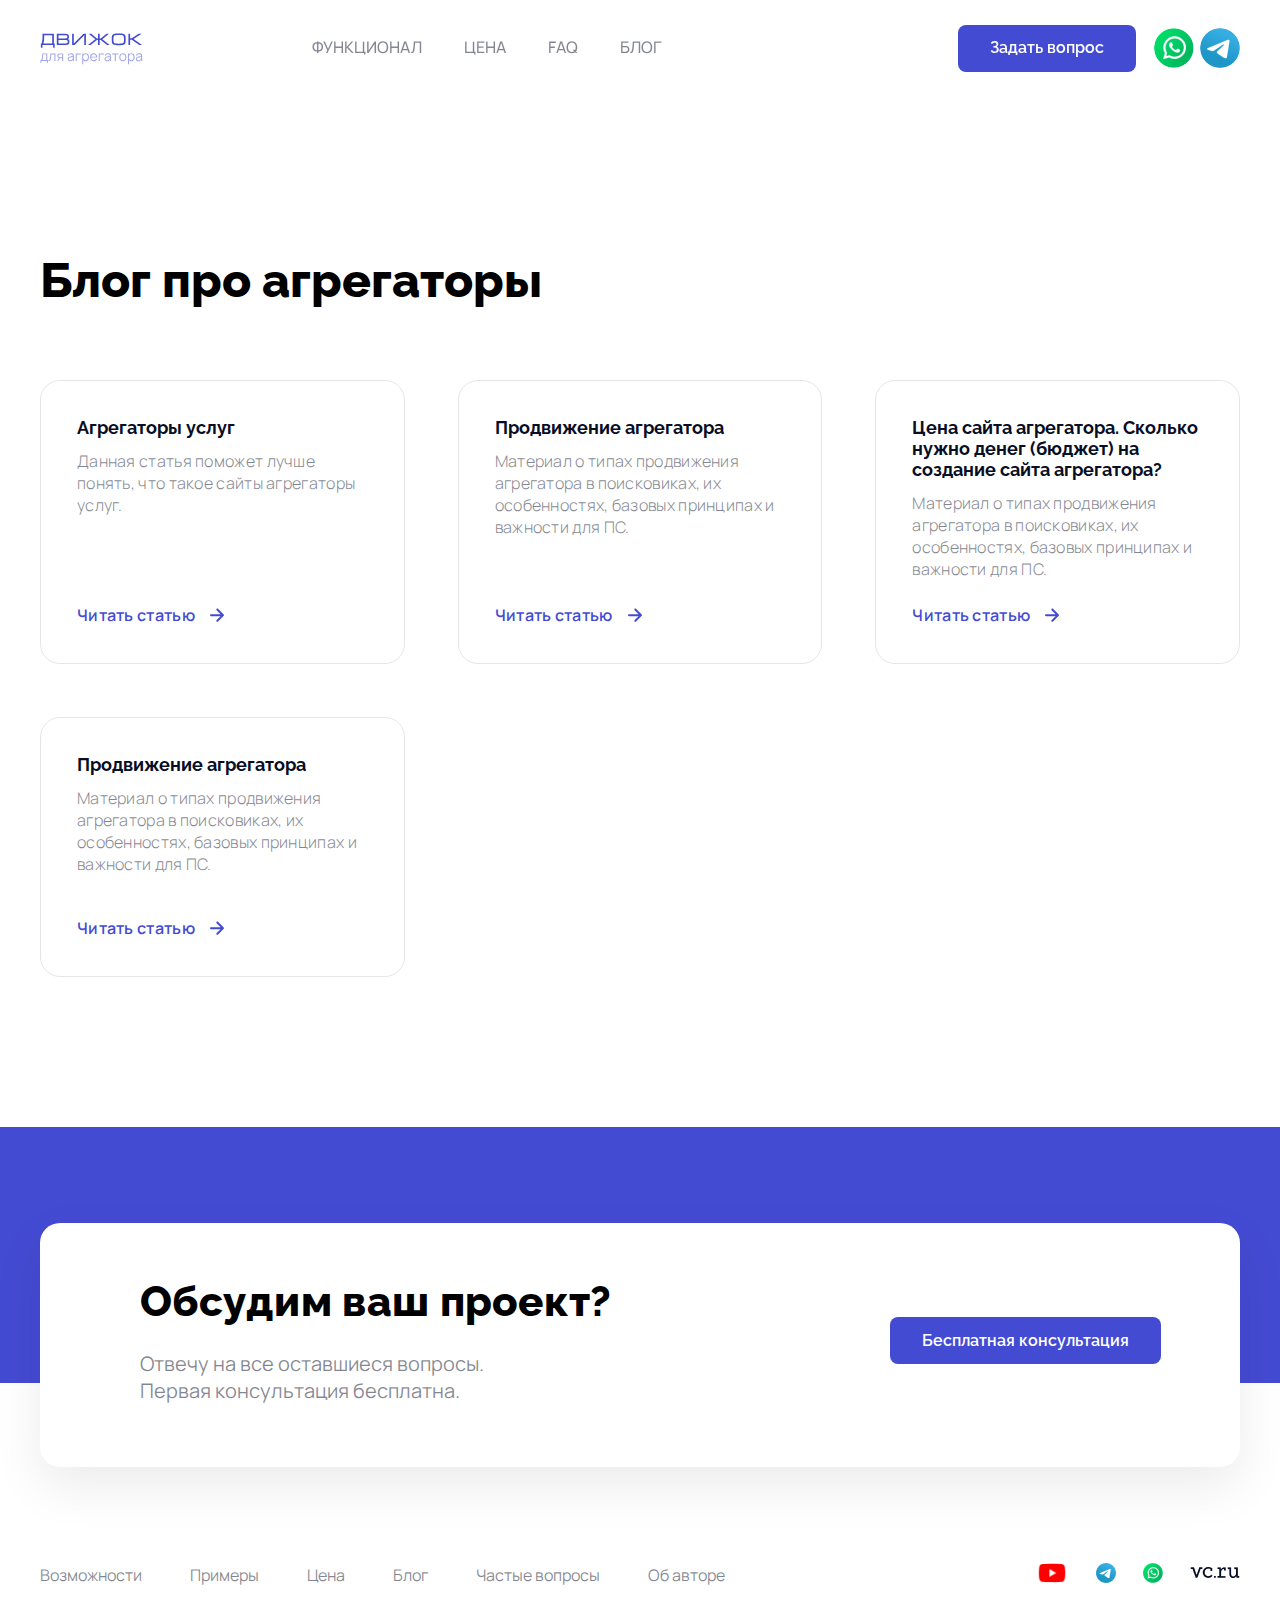
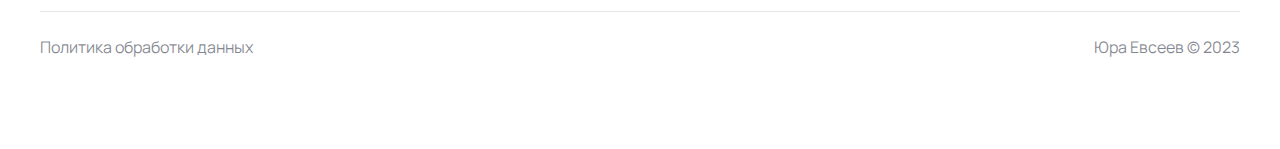
<file: archive-blog.html>
<!DOCTYPE html>
<html lang="ru">

<head>

	<meta charset="utf-8">

	<title>Title</title>
	<meta name="description" content="">

	<meta http-equiv="X-UA-Compatible" content="IE=edge">
	<meta name="viewport" content="width=device-width, initial-scale=1, maximum-scale=1">

	<meta property="og:image" content="path/to/image.jpg">
	<link rel="shortcut icon" href="img/favicon/favicon.svg" type="image/x-icon">

	<!-- Chrome, Firefox OS and Opera -->
	<meta name="theme-color" content="#000">
	<!-- Windows Phone -->
	<meta name="msapplication-navbutton-color" content="#000">
	<!-- iOS Safari -->
	<meta name="apple-mobile-web-app-status-bar-style" content="#000">

	<link rel="stylesheet" href="css/main.min.css">

</head>

<body>

	<div class="main--wrapper">
		<header class="header">
			<div class="container">
				<div class="row">
					<div class="header--wrapper">
						<div class="header--logo">
							<img src="img/logo.svg" alt="Движок для агрегатора">
						</div>
						<nav class="header--menu">
							<ul class="menu">
								<li><a href="#possibilities">Функционал</a></li>
								<li><a href="#price">Цена</a></li>
								<li><a href="#faq">FAQ</a></li>
								<li><a href="#">Блог</a></li>
							</ul>
						</nav>
						<div class="header--social">
							<button class="button open--modal">Задать вопрос</button>
							<ul class="social">
								<li><a href="#" target="_blank"><img src="img/whatsapp.png" alt="#"></a></li>
								<li><a href="#" target="_blank"><img src="img/tg.png" alt="#"></a></li>
							</ul>
						</div>
					</div>
				</div>
			</div>
		</header>
		<main class="main blog">
			<section class="blog--list">
				<div class="container">
					<div class="row">
						<h1 class="h1">Блог про агрегаторы</h1>
						<div class="blog--list__wrapper">
							<a href="single-blog.html" class="blog--list__item">
								<div class="h4">Агрегаторы услуг</div>
								<span class="blog--list__item--desc">Данная статья поможет лучше понять, что такое сайты агрегаторы услуг.</span>
								<div onclick="document.location.href='single-blog.html'" class="blog--list__item--link">
									<span>Читать статью</span>
									<svg width="24" height="19" viewBox="0 0 24 19" fill="none" xmlns="http://www.w3.org/2000/svg">
										<path d="M15.586 8.15701L11.636 4.20701C11.4538 4.01841 11.353 3.76581 11.3553 3.50361C11.3576 3.24141 11.4628 2.9906 11.6482 2.80519C11.8336 2.61978 12.0844 2.51461 12.3466 2.51234C12.6088 2.51006 12.8614 2.61085 13.05 2.79301L18.707 8.45001C18.8002 8.54266 18.8741 8.65282 18.9246 8.77416C18.9751 8.89549 19.001 9.0256 19.001 9.15701C19.001 9.28842 18.9751 9.41853 18.9246 9.53986C18.8741 9.6612 18.8002 9.77136 18.707 9.86401L13.05 15.521C12.9578 15.6165 12.8474 15.6927 12.7254 15.7451C12.6034 15.7975 12.4722 15.8251 12.3394 15.8263C12.2066 15.8274 12.0749 15.8021 11.952 15.7518C11.8291 15.7016 11.7175 15.6273 11.6236 15.5334C11.5297 15.4395 11.4555 15.3279 11.4052 15.205C11.3549 15.0821 11.3296 14.9504 11.3307 14.8176C11.3319 14.6848 11.3595 14.5536 11.4119 14.4316C11.4643 14.3096 11.5405 14.1993 11.636 14.107L15.586 10.157H6C5.73478 10.157 5.48043 10.0517 5.29289 9.86412C5.10536 9.67658 5 9.42223 5 9.15701C5 8.89179 5.10536 8.63744 5.29289 8.4499C5.48043 8.26237 5.73478 8.15701 6 8.15701H15.586Z" fill="#444BD3"/>
									</svg>
								</div>
							</a>
							<a href="single-blog.html" class="blog--list__item">
								<div class="h4">Продвижение агрегатора</div>
								<span class="blog--list__item--desc">Материал о типах продвижения агрегатора в поисковиках, их особенностях, базовых принципах и важности для ПС. </span>
								<div onclick="document.location.href='single-blog.html'" class="blog--list__item--link">
									<span>Читать статью</span>
									<svg width="24" height="19" viewBox="0 0 24 19" fill="none" xmlns="http://www.w3.org/2000/svg">
										<path d="M15.586 8.15701L11.636 4.20701C11.4538 4.01841 11.353 3.76581 11.3553 3.50361C11.3576 3.24141 11.4628 2.9906 11.6482 2.80519C11.8336 2.61978 12.0844 2.51461 12.3466 2.51234C12.6088 2.51006 12.8614 2.61085 13.05 2.79301L18.707 8.45001C18.8002 8.54266 18.8741 8.65282 18.9246 8.77416C18.9751 8.89549 19.001 9.0256 19.001 9.15701C19.001 9.28842 18.9751 9.41853 18.9246 9.53986C18.8741 9.6612 18.8002 9.77136 18.707 9.86401L13.05 15.521C12.9578 15.6165 12.8474 15.6927 12.7254 15.7451C12.6034 15.7975 12.4722 15.8251 12.3394 15.8263C12.2066 15.8274 12.0749 15.8021 11.952 15.7518C11.8291 15.7016 11.7175 15.6273 11.6236 15.5334C11.5297 15.4395 11.4555 15.3279 11.4052 15.205C11.3549 15.0821 11.3296 14.9504 11.3307 14.8176C11.3319 14.6848 11.3595 14.5536 11.4119 14.4316C11.4643 14.3096 11.5405 14.1993 11.636 14.107L15.586 10.157H6C5.73478 10.157 5.48043 10.0517 5.29289 9.86412C5.10536 9.67658 5 9.42223 5 9.15701C5 8.89179 5.10536 8.63744 5.29289 8.4499C5.48043 8.26237 5.73478 8.15701 6 8.15701H15.586Z" fill="#444BD3"/>
									</svg>
								</div>
							</a>
							<a href="single-blog.html" class="blog--list__item">
								<div class="h4">Цена сайта агрегатора. Сколько нужно денег (бюджет) на создание сайта агрегатора?</div>
								<span class="blog--list__item--desc">Материал о типах продвижения агрегатора в поисковиках, их особенностях, базовых принципах и важности для ПС. </span>
								<div onclick="document.location.href='single-blog.html'" class="blog--list__item--link">
									<span>Читать статью</span>
									<svg width="24" height="19" viewBox="0 0 24 19" fill="none" xmlns="http://www.w3.org/2000/svg">
										<path d="M15.586 8.15701L11.636 4.20701C11.4538 4.01841 11.353 3.76581 11.3553 3.50361C11.3576 3.24141 11.4628 2.9906 11.6482 2.80519C11.8336 2.61978 12.0844 2.51461 12.3466 2.51234C12.6088 2.51006 12.8614 2.61085 13.05 2.79301L18.707 8.45001C18.8002 8.54266 18.8741 8.65282 18.9246 8.77416C18.9751 8.89549 19.001 9.0256 19.001 9.15701C19.001 9.28842 18.9751 9.41853 18.9246 9.53986C18.8741 9.6612 18.8002 9.77136 18.707 9.86401L13.05 15.521C12.9578 15.6165 12.8474 15.6927 12.7254 15.7451C12.6034 15.7975 12.4722 15.8251 12.3394 15.8263C12.2066 15.8274 12.0749 15.8021 11.952 15.7518C11.8291 15.7016 11.7175 15.6273 11.6236 15.5334C11.5297 15.4395 11.4555 15.3279 11.4052 15.205C11.3549 15.0821 11.3296 14.9504 11.3307 14.8176C11.3319 14.6848 11.3595 14.5536 11.4119 14.4316C11.4643 14.3096 11.5405 14.1993 11.636 14.107L15.586 10.157H6C5.73478 10.157 5.48043 10.0517 5.29289 9.86412C5.10536 9.67658 5 9.42223 5 9.15701C5 8.89179 5.10536 8.63744 5.29289 8.4499C5.48043 8.26237 5.73478 8.15701 6 8.15701H15.586Z" fill="#444BD3"/>
									</svg>
								</div>
							</a>
							<a href="single-blog.html" class="blog--list__item">
								<div class="h4">Продвижение агрегатора</div>
								<span class="blog--list__item--desc">Материал о типах продвижения агрегатора в поисковиках, их особенностях, базовых принципах и важности для ПС. </span>
								<div onclick="document.location.href='single-blog.html'" class="blog--list__item--link">
									<span>Читать статью</span>
									<svg width="24" height="19" viewBox="0 0 24 19" fill="none" xmlns="http://www.w3.org/2000/svg">
										<path d="M15.586 8.15701L11.636 4.20701C11.4538 4.01841 11.353 3.76581 11.3553 3.50361C11.3576 3.24141 11.4628 2.9906 11.6482 2.80519C11.8336 2.61978 12.0844 2.51461 12.3466 2.51234C12.6088 2.51006 12.8614 2.61085 13.05 2.79301L18.707 8.45001C18.8002 8.54266 18.8741 8.65282 18.9246 8.77416C18.9751 8.89549 19.001 9.0256 19.001 9.15701C19.001 9.28842 18.9751 9.41853 18.9246 9.53986C18.8741 9.6612 18.8002 9.77136 18.707 9.86401L13.05 15.521C12.9578 15.6165 12.8474 15.6927 12.7254 15.7451C12.6034 15.7975 12.4722 15.8251 12.3394 15.8263C12.2066 15.8274 12.0749 15.8021 11.952 15.7518C11.8291 15.7016 11.7175 15.6273 11.6236 15.5334C11.5297 15.4395 11.4555 15.3279 11.4052 15.205C11.3549 15.0821 11.3296 14.9504 11.3307 14.8176C11.3319 14.6848 11.3595 14.5536 11.4119 14.4316C11.4643 14.3096 11.5405 14.1993 11.636 14.107L15.586 10.157H6C5.73478 10.157 5.48043 10.0517 5.29289 9.86412C5.10536 9.67658 5 9.42223 5 9.15701C5 8.89179 5.10536 8.63744 5.29289 8.4499C5.48043 8.26237 5.73478 8.15701 6 8.15701H15.586Z" fill="#444BD3"/>
									</svg>
								</div>
							</a>
						</div>
					</div>
				</div>
			</section>
		</main>
		<footer class="footer">
			<div class="footer--banner section">
				<div class="container">
					<div class="row">
						<div class="footer--banner__wrapper">
							<div class="footer--banner__left">
								<div class="h2">Обсудим ваш проект?</div>
								<div class="subtitle">Отвечу на все оставшиеся вопросы. <br>Первая консультация бесплатна.</div>
							</div>
							<div class="footer--banner__right">
								<button class="button open--modal">Бесплатная консультация</button>
							</div>
						</div>
					</div>
				</div>
			</div>
			<div class="container">
				<div class="row">
					<div class="footer--wrapper">
						<div class="footer--top">
							<nav class="footer--menu">
								<ul class="menu">
									<li><a href="#possibilities">Возможности</a></li>
									<li><a href="#">Примеры</a></li>
									<li><a href="#price">Цена</a></li>
									<li><a href="#">Блог</a></li>
									<li><a href="#faq">Частые вопросы</a></li>
									<li><a href="#author ">Об авторе</a></li>
								</ul>
							</nav>
							<ul class="footer--top__social">
								<li><a href="#"><img src="img/social/youtube.png"></a></li>
								<li><a href="#"><img src="img/tg.png"></a></li>
								<li><a href="#"><img src="img/whatsapp.png"></a></li>
								<li><a href="#"><img src="img/social/vc.png"></a></li>
							</ul>
						</div>
						<div class="footer--bottom">
							<a href="#">Политика обработки данных</a>
							<span>Юра Евсеев © 2023</span>
						</div>
					</div>
				</div>
			</div>
		</footer>
	</div>

	<div class="modal">
		<div class="modal--wrapper">
			<div class="modal--close">
				<svg width="24" height="24" viewBox="0 0 24 24" fill="none" xmlns="http://www.w3.org/2000/svg">
					<path d="M18 6L6 18M6 6L18 18" stroke="#070E25" stroke-opacity="0.5" stroke-width="2" stroke-linecap="round" stroke-linejoin="round"/>
				</svg>
			</div>
			<div class="modal--form">
				<div class="h3">Запишитесь на&nbsp;консультацию</div>
				<div class="modal--form__desc">Оставьте свои контакты, мы&nbsp;вам перезвоним</div>
				<form action="#">
					<input type="text" name="fio" placeholder="Имя">
					<input type="tel" class="wpcf7-tel" placeholder="Телефон">
					<button class="button" type="submit">Получить консультацию</button>
				</form>
				<span>или</span>
				<div class="modal--form__social">
					<a href="#" class="button button--white" target="_blank">
						<img src="img/whatsapp.png">
						<span>Написать в WhatsApp</span>
					</a>
					<a href="#" class="button button--white" target="_blank">
						<img src="img/tg.png">
						<span>Написать в Telegram</span>
					</a>
				</div>
			</div>
		</div>
	</div>

	<script src="js/scripts.min.js"></script>

</body>
</html>
</file>
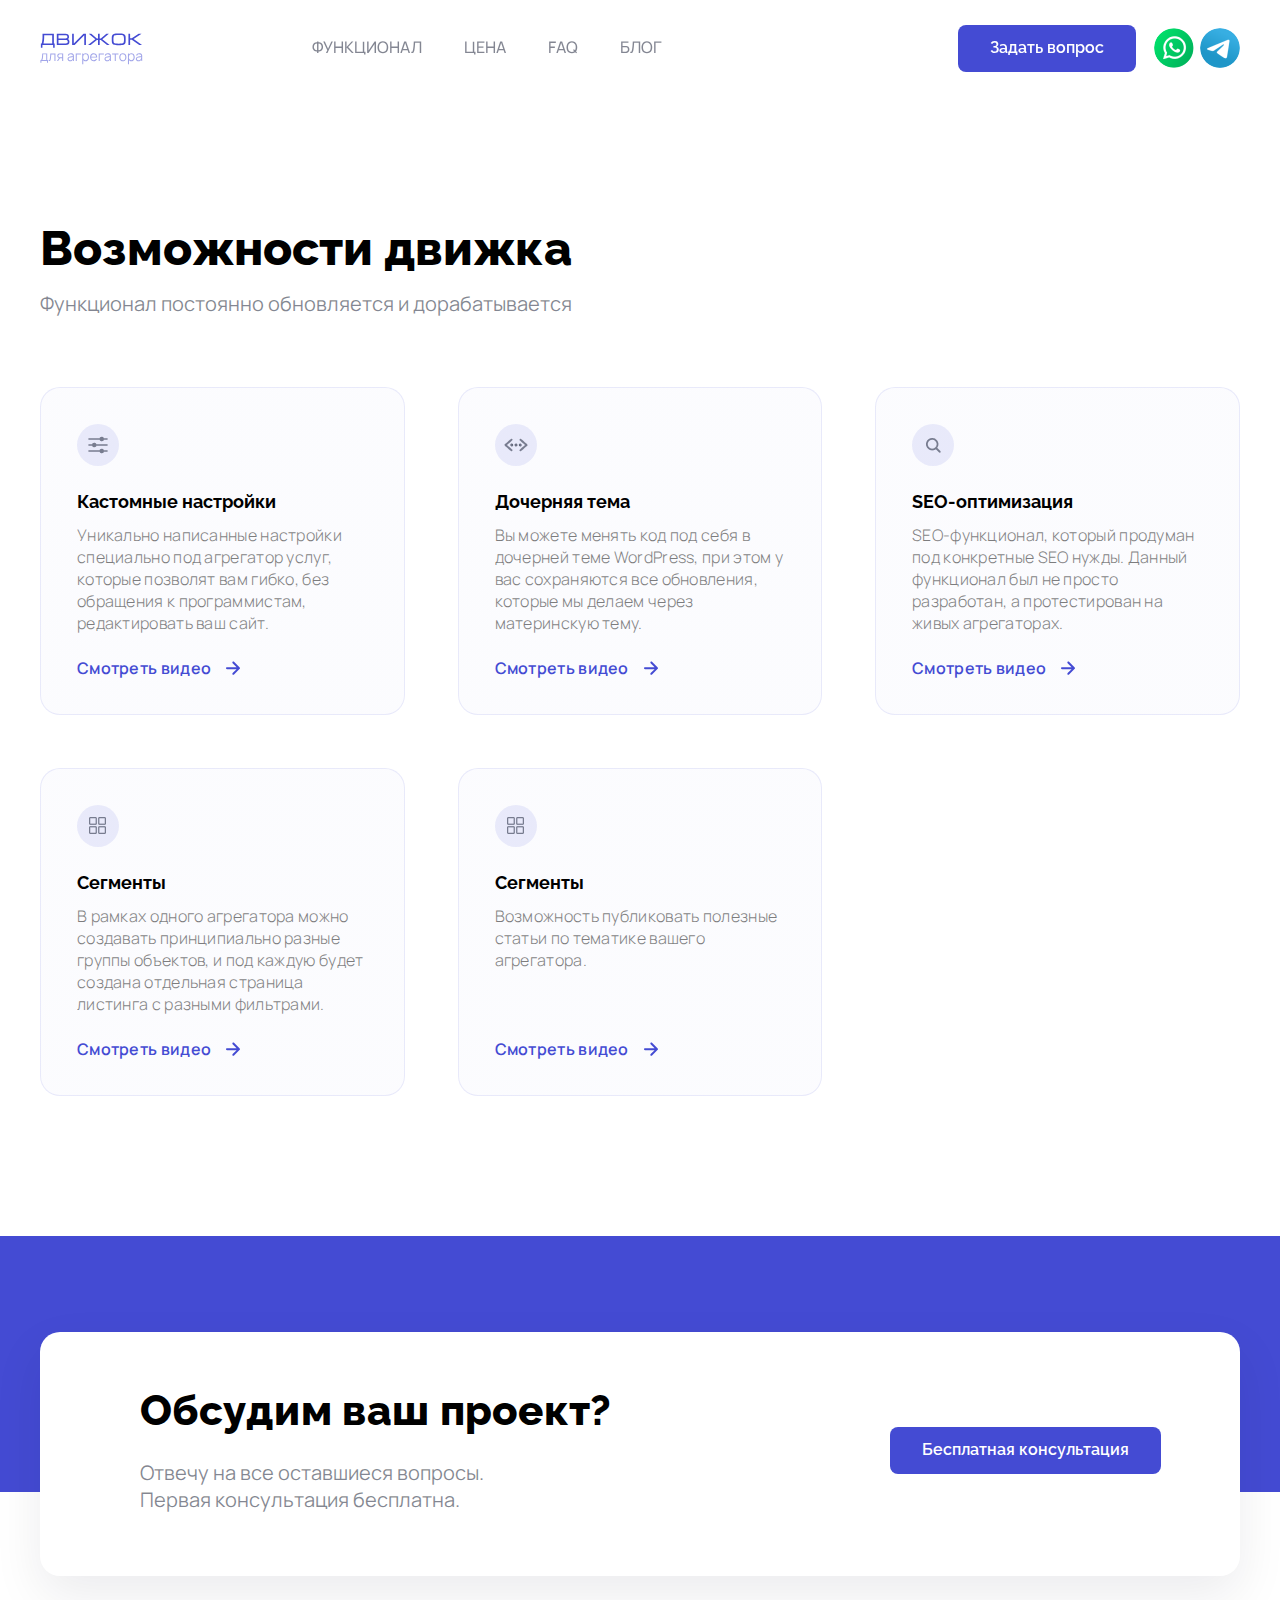
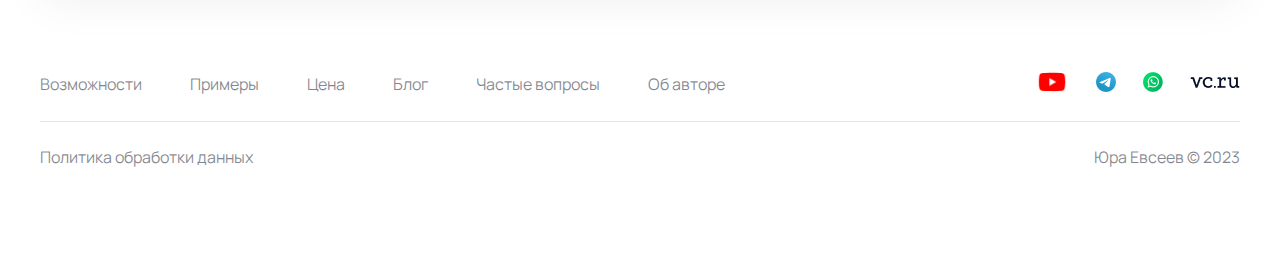
<file: functional.html>
<!DOCTYPE html>
<html lang="ru">

<head>

	<meta charset="utf-8">

	<title>Title</title>
	<meta name="description" content="">

	<meta http-equiv="X-UA-Compatible" content="IE=edge">
	<meta name="viewport" content="width=device-width, initial-scale=1, maximum-scale=1">

	<meta property="og:image" content="path/to/image.jpg">
	<link rel="shortcut icon" href="img/favicon/favicon.svg" type="image/x-icon">

	<!-- Chrome, Firefox OS and Opera -->
	<meta name="theme-color" content="#000">
	<!-- Windows Phone -->
	<meta name="msapplication-navbutton-color" content="#000">
	<!-- iOS Safari -->
	<meta name="apple-mobile-web-app-status-bar-style" content="#000">

	<link rel="stylesheet" href="css/main.min.css">

</head>

<body>

	<div class="main--wrapper">
		<header class="header">
			<div class="container">
				<div class="row">
					<div class="header--wrapper">
						<a href="index.html" class="header--logo">
							<img src="img/logo.svg" alt="Движок для агрегатора">
						</a>
						<nav class="header--menu">
							<ul class="menu">
								<li><a href="#possibilities">Функционал</a></li>
								<li><a href="#price">Цена</a></li>
								<li><a href="#faq">FAQ</a></li>
								<li><a href="#">Блог</a></li>
							</ul>
						</nav>
						<div class="header--social">
							<button class="button open--modal">Задать вопрос</button>
							<ul class="social">
								<li><a href="#" target="_blank"><img src="img/whatsapp.png" alt="#"></a></li>
								<li><a href="#" target="_blank"><img src="img/tg.png" alt="#"></a></li>
							</ul>
						</div>
					</div>
				</div>
			</div>
		</header>
		<main class="main functional">
			<div class="functional--title">
				<div class="container">
					<div class="row">
						<div class="h1">Возможности движка</div>
						<div class="subtitle">Функционал постоянно<br> обновляется и дорабатывается </div>
					</div>
				</div>
			</div>
			<section class="functional--capabilities">
				<div class="container">
					<div class="row">
						<div class="functional--capabilities__wrapper">
							<div class="functional--capabilities__item">
								<div class="functional--capabilities__icon">
									<img src="img/functional-icons/icon/custom-29.png">
								</div>
								<div class="functional--capabilities__text">
									<div class="h4">Кастомные настройки</div>
									<span>
										Уникально написанные настройки специально под агрегатор услуг, которые позволят вам гибко, без обращения к
										программистам, редактировать ваш сайт.
									</span>
								</div>
								<a href="https://youtu.be/2gpuREfyE8U" data-fancybox>
									<span>Смотреть видео</span>
									<svg width="24" height="19" viewBox="0 0 24 19" fill="none" xmlns="http://www.w3.org/2000/svg">
										<path d="M15.586 8.15701L11.636 4.20701C11.4538 4.01841 11.353 3.76581 11.3553 3.50361C11.3576 3.24141 11.4628 2.9906 11.6482 2.80519C11.8336 2.61978 12.0844 2.51461 12.3466 2.51234C12.6088 2.51006 12.8614 2.61085 13.05 2.79301L18.707 8.45001C18.8002 8.54266 18.8741 8.65282 18.9246 8.77416C18.9751 8.89549 19.001 9.0256 19.001 9.15701C19.001 9.28842 18.9751 9.41853 18.9246 9.53986C18.8741 9.6612 18.8002 9.77136 18.707 9.86401L13.05 15.521C12.9578 15.6165 12.8474 15.6927 12.7254 15.7451C12.6034 15.7975 12.4722 15.8251 12.3394 15.8263C12.2066 15.8274 12.0749 15.8021 11.952 15.7518C11.8291 15.7016 11.7175 15.6273 11.6236 15.5334C11.5297 15.4395 11.4555 15.3279 11.4052 15.205C11.3549 15.0821 11.3296 14.9504 11.3307 14.8176C11.3319 14.6848 11.3595 14.5536 11.4119 14.4316C11.4643 14.3096 11.5405 14.1993 11.636 14.107L15.586 10.157H6C5.73478 10.157 5.48043 10.0517 5.29289 9.86412C5.10536 9.67658 5 9.42223 5 9.15701C5 8.89179 5.10536 8.63744 5.29289 8.4499C5.48043 8.26237 5.73478 8.15701 6 8.15701H15.586Z" fill="#444BD3"/>
									</svg>
								</a>
							</div>
							<div class="functional--capabilities__item">
								<div class="functional--capabilities__icon">
									<img src="img/functional-icons/icon/custom-13.png">
								</div>
								<div class="functional--capabilities__text">
									<div class="h4">Дочерняя тема</div>
									<span>
										Вы можете менять код под себя в дочерней теме WordPress, при этом у вас сохраняются все обновления, которые мы делаем через материнскую тему.
									</span>
								</div>
								<a href="https://youtu.be/2gpuREfyE8U" data-fancybox>
									<span>Смотреть видео</span>
									<svg width="24" height="19" viewBox="0 0 24 19" fill="none" xmlns="http://www.w3.org/2000/svg">
										<path d="M15.586 8.15701L11.636 4.20701C11.4538 4.01841 11.353 3.76581 11.3553 3.50361C11.3576 3.24141 11.4628 2.9906 11.6482 2.80519C11.8336 2.61978 12.0844 2.51461 12.3466 2.51234C12.6088 2.51006 12.8614 2.61085 13.05 2.79301L18.707 8.45001C18.8002 8.54266 18.8741 8.65282 18.9246 8.77416C18.9751 8.89549 19.001 9.0256 19.001 9.15701C19.001 9.28842 18.9751 9.41853 18.9246 9.53986C18.8741 9.6612 18.8002 9.77136 18.707 9.86401L13.05 15.521C12.9578 15.6165 12.8474 15.6927 12.7254 15.7451C12.6034 15.7975 12.4722 15.8251 12.3394 15.8263C12.2066 15.8274 12.0749 15.8021 11.952 15.7518C11.8291 15.7016 11.7175 15.6273 11.6236 15.5334C11.5297 15.4395 11.4555 15.3279 11.4052 15.205C11.3549 15.0821 11.3296 14.9504 11.3307 14.8176C11.3319 14.6848 11.3595 14.5536 11.4119 14.4316C11.4643 14.3096 11.5405 14.1993 11.636 14.107L15.586 10.157H6C5.73478 10.157 5.48043 10.0517 5.29289 9.86412C5.10536 9.67658 5 9.42223 5 9.15701C5 8.89179 5.10536 8.63744 5.29289 8.4499C5.48043 8.26237 5.73478 8.15701 6 8.15701H15.586Z" fill="#444BD3"/>
									</svg>
								</a>
							</div>
							<div class="functional--capabilities__item">
								<div class="functional--capabilities__icon">
									<img src="img/functional-icons/icon/custom-21.png">
								</div>
								<div class="functional--capabilities__text">
									<div class="h4">SEO-оптимизация</div>
									<span>
										SEO-функционал, который продуман под конкретные SEO нужды. Данный функционал был не просто разработан, а протестирован на живых агрегаторах.
									</span>
								</div>
								<a href="https://youtu.be/2gpuREfyE8U" data-fancybox>
									<span>Смотреть видео</span>
									<svg width="24" height="19" viewBox="0 0 24 19" fill="none" xmlns="http://www.w3.org/2000/svg">
										<path d="M15.586 8.15701L11.636 4.20701C11.4538 4.01841 11.353 3.76581 11.3553 3.50361C11.3576 3.24141 11.4628 2.9906 11.6482 2.80519C11.8336 2.61978 12.0844 2.51461 12.3466 2.51234C12.6088 2.51006 12.8614 2.61085 13.05 2.79301L18.707 8.45001C18.8002 8.54266 18.8741 8.65282 18.9246 8.77416C18.9751 8.89549 19.001 9.0256 19.001 9.15701C19.001 9.28842 18.9751 9.41853 18.9246 9.53986C18.8741 9.6612 18.8002 9.77136 18.707 9.86401L13.05 15.521C12.9578 15.6165 12.8474 15.6927 12.7254 15.7451C12.6034 15.7975 12.4722 15.8251 12.3394 15.8263C12.2066 15.8274 12.0749 15.8021 11.952 15.7518C11.8291 15.7016 11.7175 15.6273 11.6236 15.5334C11.5297 15.4395 11.4555 15.3279 11.4052 15.205C11.3549 15.0821 11.3296 14.9504 11.3307 14.8176C11.3319 14.6848 11.3595 14.5536 11.4119 14.4316C11.4643 14.3096 11.5405 14.1993 11.636 14.107L15.586 10.157H6C5.73478 10.157 5.48043 10.0517 5.29289 9.86412C5.10536 9.67658 5 9.42223 5 9.15701C5 8.89179 5.10536 8.63744 5.29289 8.4499C5.48043 8.26237 5.73478 8.15701 6 8.15701H15.586Z" fill="#444BD3"/>
									</svg>
								</a>
							</div>
							<div class="functional--capabilities__item">
								<div class="functional--capabilities__icon">
									<img src="img/functional-icons/icon/custom.png">
								</div>
								<div class="functional--capabilities__text">
									<div class="h4">Сегменты</div>
									<span>
										В рамках одного агрегатора можно создавать принципиально разные группы объектов, и под каждую будет создана отдельная страница листинга с разными фильтрами.
									</span>
								</div>
								<a href="https://youtu.be/2gpuREfyE8U" data-fancybox>
									<span>Смотреть видео</span>
									<svg width="24" height="19" viewBox="0 0 24 19" fill="none" xmlns="http://www.w3.org/2000/svg">
										<path d="M15.586 8.15701L11.636 4.20701C11.4538 4.01841 11.353 3.76581 11.3553 3.50361C11.3576 3.24141 11.4628 2.9906 11.6482 2.80519C11.8336 2.61978 12.0844 2.51461 12.3466 2.51234C12.6088 2.51006 12.8614 2.61085 13.05 2.79301L18.707 8.45001C18.8002 8.54266 18.8741 8.65282 18.9246 8.77416C18.9751 8.89549 19.001 9.0256 19.001 9.15701C19.001 9.28842 18.9751 9.41853 18.9246 9.53986C18.8741 9.6612 18.8002 9.77136 18.707 9.86401L13.05 15.521C12.9578 15.6165 12.8474 15.6927 12.7254 15.7451C12.6034 15.7975 12.4722 15.8251 12.3394 15.8263C12.2066 15.8274 12.0749 15.8021 11.952 15.7518C11.8291 15.7016 11.7175 15.6273 11.6236 15.5334C11.5297 15.4395 11.4555 15.3279 11.4052 15.205C11.3549 15.0821 11.3296 14.9504 11.3307 14.8176C11.3319 14.6848 11.3595 14.5536 11.4119 14.4316C11.4643 14.3096 11.5405 14.1993 11.636 14.107L15.586 10.157H6C5.73478 10.157 5.48043 10.0517 5.29289 9.86412C5.10536 9.67658 5 9.42223 5 9.15701C5 8.89179 5.10536 8.63744 5.29289 8.4499C5.48043 8.26237 5.73478 8.15701 6 8.15701H15.586Z" fill="#444BD3"/>
									</svg>
								</a>
							</div>
							<div class="functional--capabilities__item">
								<div class="functional--capabilities__icon">
									<img src="img/functional-icons/icon/custom.png">
								</div>
								<div class="functional--capabilities__text">
									<div class="h4">Сегменты</div>
									<span>
										Возможность публиковать полезные статьи по тематике вашего агрегатора.
									</span>
								</div>
								<a href="https://youtu.be/2gpuREfyE8U" data-fancybox>
									<span>Смотреть видео</span>
									<svg width="24" height="19" viewBox="0 0 24 19" fill="none" xmlns="http://www.w3.org/2000/svg">
										<path d="M15.586 8.15701L11.636 4.20701C11.4538 4.01841 11.353 3.76581 11.3553 3.50361C11.3576 3.24141 11.4628 2.9906 11.6482 2.80519C11.8336 2.61978 12.0844 2.51461 12.3466 2.51234C12.6088 2.51006 12.8614 2.61085 13.05 2.79301L18.707 8.45001C18.8002 8.54266 18.8741 8.65282 18.9246 8.77416C18.9751 8.89549 19.001 9.0256 19.001 9.15701C19.001 9.28842 18.9751 9.41853 18.9246 9.53986C18.8741 9.6612 18.8002 9.77136 18.707 9.86401L13.05 15.521C12.9578 15.6165 12.8474 15.6927 12.7254 15.7451C12.6034 15.7975 12.4722 15.8251 12.3394 15.8263C12.2066 15.8274 12.0749 15.8021 11.952 15.7518C11.8291 15.7016 11.7175 15.6273 11.6236 15.5334C11.5297 15.4395 11.4555 15.3279 11.4052 15.205C11.3549 15.0821 11.3296 14.9504 11.3307 14.8176C11.3319 14.6848 11.3595 14.5536 11.4119 14.4316C11.4643 14.3096 11.5405 14.1993 11.636 14.107L15.586 10.157H6C5.73478 10.157 5.48043 10.0517 5.29289 9.86412C5.10536 9.67658 5 9.42223 5 9.15701C5 8.89179 5.10536 8.63744 5.29289 8.4499C5.48043 8.26237 5.73478 8.15701 6 8.15701H15.586Z" fill="#444BD3"/>
									</svg>
								</a>
							</div>
						</div>
					</div>
				</div>
			</section>
		</main>
		<footer class="footer">
			<div class="footer--banner section">
				<div class="container">
					<div class="row">
						<div class="footer--banner__wrapper">
							<div class="footer--banner__left">
								<div class="h2">Обсудим ваш проект?</div>
								<div class="subtitle">Отвечу на все оставшиеся вопросы. <br>Первая консультация бесплатна.</div>
							</div>
							<div class="footer--banner__right">
								<button class="button open--modal">Бесплатная консультация</button>
							</div>
						</div>
					</div>
				</div>
			</div>
			<div class="container">
				<div class="row">
					<div class="footer--wrapper">
						<div class="footer--top">
							<nav class="footer--menu">
								<ul class="menu">
									<li><a href="#possibilities">Возможности</a></li>
									<li><a href="#">Примеры</a></li>
									<li><a href="#price">Цена</a></li>
									<li><a href="#">Блог</a></li>
									<li><a href="#faq">Частые вопросы</a></li>
									<li><a href="#author ">Об авторе</a></li>
								</ul>
							</nav>
							<ul class="footer--top__social">
								<li><a href="#"><img src="img/social/youtube.png"></a></li>
								<li><a href="#"><img src="img/tg.png"></a></li>
								<li><a href="#"><img src="img/whatsapp.png"></a></li>
								<li><a href="#"><img src="img/social/vc.png"></a></li>
							</ul>
						</div>
						<div class="footer--bottom">
							<a href="#">Политика обработки данных</a>
							<span>Юра Евсеев © 2023</span>
						</div>
					</div>
				</div>
			</div>
		</footer>
	</div>

	<div class="modal">
		<div class="modal--wrapper">
			<div class="modal--close">
				<svg width="24" height="24" viewBox="0 0 24 24" fill="none" xmlns="http://www.w3.org/2000/svg">
					<path d="M18 6L6 18M6 6L18 18" stroke="#070E25" stroke-opacity="0.5" stroke-width="2" stroke-linecap="round" stroke-linejoin="round"/>
				</svg>
			</div>
			<div class="modal--form">
				<div class="h3">Запишитесь на&nbsp;консультацию</div>
				<div class="modal--form__desc">Оставьте свои контакты, мы&nbsp;вам перезвоним</div>
				<form action="#">
					<input type="text" name="fio" placeholder="Имя">
					<input type="tel" class="wpcf7-tel" placeholder="Телефон">
					<button class="button" type="submit">Получить консультацию</button>
				</form>
				<span>или</span>
				<div class="modal--form__social">
					<a href="#" class="button button--white" target="_blank">
						<img src="img/whatsapp.png">
						<span>Написать в WhatsApp</span>
					</a>
					<a href="#" class="button button--white" target="_blank">
						<img src="img/tg.png">
						<span>Написать в Telegram</span>
					</a>
				</div>
			</div>
		</div>
	</div>

	<script src="js/scripts.min.js"></script>

</body>
</html>
</file>
<file: css/main.min.css>
@font-face{font-family:raleway;font-style:normal;font-weight:400;src:url(../fonts/raleway/Raleway-Regular.eot);src:url(../fonts/raleway/Raleway-Regular.eot?#iefix) format("embedded-opentype"),url(../fonts/raleway/Raleway-Regular.woff) format("woff"),url(../fonts/raleway/Raleway-Regular.ttf) format("truetype")}@font-face{font-family:raleway;font-style:normal;font-weight:600;src:url(../fonts/raleway/Raleway-SemiBold.eot);src:url(../fonts/raleway/Raleway-SemiBold.eot?#iefix) format("embedded-opentype"),url(../fonts/raleway/Raleway-SemiBold.woff) format("woff"),url(../fonts/raleway/Raleway-SemiBold.ttf) format("truetype")}@font-face{font-family:raleway;font-style:normal;font-weight:700;src:url(../fonts/raleway/Raleway-Bold.eot);src:url(../fonts/raleway/Raleway-Bold.eot?#iefix) format("embedded-opentype"),url(../fonts/raleway/Raleway-Bold.woff) format("woff"),url(../fonts/raleway/Raleway-Bold.ttf) format("truetype")}@font-face{font-family:raleway;font-style:normal;font-weight:800;src:url(../fonts/raleway/Raleway-ExtraBold.eot);src:url(../fonts/raleway/Raleway-ExtraBold.eot?#iefix) format("embedded-opentype"),url(../fonts/raleway/Raleway-ExtraBold.woff) format("woff"),url(../fonts/raleway/Raleway-ExtraBold.ttf) format("truetype")}@font-face{font-family:manrope;font-style:normal;font-weight:200;src:url(../fonts/manrope/Manrope-ExtraLight.eot);src:url(../fonts/manrope/Manrope-ExtraLight.eot?#iefix) format("embedded-opentype"),url(../fonts/manrope/Manrope-ExtraLight.woff) format("woff"),url(../fonts/manrope/Manrope-ExtraLight.ttf) format("truetype")}@font-face{font-family:manrope;font-style:normal;font-weight:300;src:url(../fonts/manrope/Manrope-Light.eot);src:url(../fonts/manrope/Manrope-Light.eot?#iefix) format("embedded-opentype"),url(../fonts/manrope/Manrope-Light.woff) format("woff"),url(../fonts/manrope/Manrope-Light.ttf) format("truetype")}@font-face{font-family:manrope;font-style:normal;font-weight:400;src:url(../fonts/manrope/Manrope-Regular.eot);src:url(../fonts/manrope/Manrope-Regular.eot?#iefix) format("embedded-opentype"),url(../fonts/manrope/Manrope-Regular.woff) format("woff"),url(../fonts/manrope/Manrope-Regular.ttf) format("truetype")}@font-face{font-family:manrope;font-style:normal;font-weight:500;src:url(../fonts/manrope/Manrope-Medium.eot);src:url(../fonts/manrope/Manrope-Medium.eot?#iefix) format("embedded-opentype"),url(../fonts/manrope/Manrope-Medium.woff) format("woff"),url(../fonts/manrope/Manrope-Medium.ttf) format("truetype")}@font-face{font-family:manrope;font-style:normal;font-weight:600;src:url(../fonts/manrope/Manrope-SemiBold.eot);src:url(../fonts/manrope/Manrope-SemiBold.eot?#iefix) format("embedded-opentype"),url(../fonts/manrope/Manrope-SemiBold.woff) format("woff"),url(../fonts/manrope/Manrope-SemiBold.ttf) format("truetype")}@font-face{font-family:manrope;font-style:normal;font-weight:700;src:url(../fonts/manrope/Manrope-Bold.eot);src:url(../fonts/manrope/Manrope-Bold.eot?#iefix) format("embedded-opentype"),url(../fonts/manrope/Manrope-Bold.woff) format("woff"),url(../fonts/manrope/Manrope-Bold.ttf) format("truetype")}@font-face{font-family:manrope;font-style:normal;font-weight:800;src:url(../fonts/manrope/Manrope-ExtraBold.eot);src:url(../fonts/manrope/Manrope-ExtraBold.eot?#iefix) format("embedded-opentype"),url(../fonts/manrope/Manrope-ExtraBold.woff) format("woff"),url(../fonts/manrope/Manrope-ExtraBold.ttf) format("truetype")}.splide__container{-webkit-box-sizing:border-box;box-sizing:border-box;position:relative}.splide__list{-webkit-backface-visibility:hidden;backface-visibility:hidden;display:-ms-flexbox;display:-webkit-box;display:flex;height:100%;margin:0!important;padding:0!important}.splide.is-initialized:not(.is-active) .splide__list{display:block}.splide__pagination{-ms-flex-align:center;-webkit-box-align:center;align-items:center;-ms-flex-wrap:wrap;flex-wrap:wrap;-ms-flex-pack:center;-webkit-box-pack:center;justify-content:center;margin:0;pointer-events:none}.splide__pagination li{display:inline-block;line-height:1;list-style-type:none;margin:0;pointer-events:auto}.splide:not(.is-overflow) .splide__pagination{display:none}.splide__progress__bar{width:0}.splide{position:relative;visibility:hidden}.splide.is-initialized,.splide.is-rendered{visibility:visible}.splide__slide{-webkit-backface-visibility:hidden;backface-visibility:hidden;-webkit-box-sizing:border-box;box-sizing:border-box;-ms-flex-negative:0;flex-shrink:0;list-style-type:none!important;margin:0;position:relative}.splide__slide img{vertical-align:bottom}.splide__spinner{-webkit-animation:splide-loading 1s linear infinite;animation:splide-loading 1s linear infinite;border:2px solid #999;border-left-color:transparent;border-radius:50%;bottom:0;contain:strict;display:inline-block;height:20px;left:0;margin:auto;position:absolute;right:0;top:0;width:20px}.splide__sr{clip:rect(0 0 0 0);border:0;height:1px;margin:-1px;overflow:hidden;padding:0;position:absolute;width:1px}.splide__toggle.is-active .splide__toggle__play,.splide__toggle__pause{display:none}.splide__toggle.is-active .splide__toggle__pause{display:inline}.splide__track{overflow:hidden;position:relative;z-index:0}@-webkit-keyframes splide-loading{0%{-webkit-transform:rotate(0);transform:rotate(0)}to{-webkit-transform:rotate(1turn);transform:rotate(1turn)}}@keyframes splide-loading{0%{-webkit-transform:rotate(0);transform:rotate(0)}to{-webkit-transform:rotate(1turn);transform:rotate(1turn)}}.splide__track--draggable{-webkit-touch-callout:none;-webkit-user-select:none;-ms-user-select:none;-moz-user-select:none;user-select:none}.splide__track--fade>.splide__list>.splide__slide{margin:0!important;opacity:0;z-index:0}.splide__track--fade>.splide__list>.splide__slide.is-active{opacity:1;z-index:1}.splide--rtl{direction:rtl}.splide__track--ttb>.splide__list{display:block}.splide__arrow{-ms-flex-align:center;-webkit-box-align:center;align-items:center;background:#ccc;border:0;border-radius:50%;cursor:pointer;display:-ms-flexbox;display:-webkit-box;display:flex;height:2em;-ms-flex-pack:center;-webkit-box-pack:center;justify-content:center;opacity:.7;padding:0;position:absolute;top:50%;-webkit-transform:translateY(-50%);-ms-transform:translateY(-50%);transform:translateY(-50%);width:2em;z-index:1}.splide__arrow svg{fill:#000;height:1.2em;width:1.2em}.splide__arrow:hover:not(:disabled){opacity:.9}.splide__arrow:disabled{opacity:.3}.splide__arrow:focus-visible{outline:3px solid #0bf;outline-offset:3px}.splide__arrow--prev{left:1em}.splide__arrow--prev svg{-webkit-transform:scaleX(-1);-ms-transform:scaleX(-1);transform:scaleX(-1)}.splide__arrow--next{right:1em}.splide.is-focus-in .splide__arrow:focus{outline:3px solid #0bf;outline-offset:3px}.splide__pagination{bottom:.5em;left:0;padding:0 1em;position:absolute;right:0;z-index:1}.splide__pagination__page{background:#ccc;border:0;border-radius:50%;display:inline-block;height:8px;margin:3px;opacity:.7;padding:0;position:relative;-webkit-transition:-webkit-transform .2s linear;transition:-webkit-transform .2s linear;transition:transform .2s linear;transition:transform .2s linear,-webkit-transform .2s linear;width:8px}.splide__pagination__page.is-active{background:#fff;-webkit-transform:scale(1.4);-ms-transform:scale(1.4);transform:scale(1.4);z-index:1}.splide__pagination__page:hover{cursor:pointer;opacity:.9}.splide__pagination__page:focus-visible{outline:3px solid #0bf;outline-offset:3px}.splide.is-focus-in .splide__pagination__page:focus{outline:3px solid #0bf;outline-offset:3px}.splide__progress__bar{background:#ccc;height:3px}.splide__slide{-webkit-tap-highlight-color:rgba(0,0,0,0)}.splide__slide:focus{outline:0}@supports (outline-offset:-3px){.splide__slide:focus-visible{outline:3px solid #0bf;outline-offset:-3px}}@media screen and (-ms-high-contrast:none){.splide__slide:focus-visible{border:3px solid #0bf}}@supports (outline-offset:-3px){.splide.is-focus-in .splide__slide:focus{outline:3px solid #0bf;outline-offset:-3px}}@media screen and (-ms-high-contrast:none){.splide.is-focus-in .splide__slide:focus{border:3px solid #0bf}.splide.is-focus-in .splide__track>.splide__list>.splide__slide:focus{border-color:#0bf}}.splide__toggle{cursor:pointer}.splide__toggle:focus-visible{outline:3px solid #0bf;outline-offset:3px}.splide.is-focus-in .splide__toggle:focus{outline:3px solid #0bf;outline-offset:3px}.splide__track--nav>.splide__list>.splide__slide{border:3px solid transparent;cursor:pointer}.splide__track--nav>.splide__list>.splide__slide.is-active{border:3px solid #000}.splide__arrows--rtl .splide__arrow--prev{left:auto;right:1em}.splide__arrows--rtl .splide__arrow--prev svg{-webkit-transform:scaleX(1);-ms-transform:scaleX(1);transform:scaleX(1)}.splide__arrows--rtl .splide__arrow--next{left:1em;right:auto}.splide__arrows--rtl .splide__arrow--next svg{-webkit-transform:scaleX(-1);-ms-transform:scaleX(-1);transform:scaleX(-1)}.splide__arrows--ttb .splide__arrow{left:50%;-webkit-transform:translate(-50%);-ms-transform:translate(-50%);transform:translate(-50%)}.splide__arrows--ttb .splide__arrow--prev{top:1em}.splide__arrows--ttb .splide__arrow--prev svg{-webkit-transform:rotate(-90deg);-ms-transform:rotate(-90deg);transform:rotate(-90deg)}.splide__arrows--ttb .splide__arrow--next{bottom:1em;top:auto}.splide__arrows--ttb .splide__arrow--next svg{-webkit-transform:rotate(90deg);-ms-transform:rotate(90deg);transform:rotate(90deg)}.splide__pagination--ttb{bottom:0;display:-ms-flexbox;display:-webkit-box;display:flex;-ms-flex-direction:column;-webkit-box-orient:vertical;-webkit-box-direction:normal;flex-direction:column;left:auto;padding:1em 0;right:.5em;top:0}:root{--f-spinner-width:36px;--f-spinner-height:36px;--f-spinner-color-1:rgba(0,0,0,.1);--f-spinner-color-2:rgba(17,24,28,.8);--f-spinner-stroke:2.75}.f-spinner{height:var(--f-spinner-height);margin:auto;padding:0;width:var(--f-spinner-width)}.f-spinner svg{-webkit-animation:f-spinner-rotate 2s linear infinite;animation:f-spinner-rotate 2s linear infinite;height:100%;vertical-align:top;width:100%}.f-spinner svg *{stroke-width:var(--f-spinner-stroke);fill:none}.f-spinner svg :first-child{stroke:var(--f-spinner-color-1)}.f-spinner svg :last-child{stroke:var(--f-spinner-color-2);-webkit-animation:f-spinner-dash 2s ease-in-out infinite;animation:f-spinner-dash 2s ease-in-out infinite}@-webkit-keyframes f-spinner-rotate{to{-webkit-transform:rotate(1turn);transform:rotate(1turn)}}@keyframes f-spinner-rotate{to{-webkit-transform:rotate(1turn);transform:rotate(1turn)}}@-webkit-keyframes f-spinner-dash{0%{stroke-dasharray:1,150;stroke-dashoffset:0}50%{stroke-dasharray:90,150;stroke-dashoffset:-35}to{stroke-dasharray:90,150;stroke-dashoffset:-124}}@keyframes f-spinner-dash{0%{stroke-dasharray:1,150;stroke-dashoffset:0}50%{stroke-dasharray:90,150;stroke-dashoffset:-35}to{stroke-dasharray:90,150;stroke-dashoffset:-124}}.f-throwOutUp{-webkit-animation:var(--f-throw-out-duration,.175s) ease-out both f-throwOutUp;animation:var(--f-throw-out-duration,.175s) ease-out both f-throwOutUp}.f-throwOutDown{-webkit-animation:var(--f-throw-out-duration,.175s) ease-out both f-throwOutDown;animation:var(--f-throw-out-duration,.175s) ease-out both f-throwOutDown}@-webkit-keyframes f-throwOutUp{to{opacity:0;-webkit-transform:translate3d(0,calc(var(--f-throw-out-distance, 150px)*-1),0);transform:translate3d(0,calc(var(--f-throw-out-distance, 150px)*-1),0)}}@keyframes f-throwOutUp{to{opacity:0;-webkit-transform:translate3d(0,calc(var(--f-throw-out-distance, 150px)*-1),0);transform:translate3d(0,calc(var(--f-throw-out-distance, 150px)*-1),0)}}@-webkit-keyframes f-throwOutDown{to{opacity:0;-webkit-transform:translate3d(0,var(--f-throw-out-distance,150px),0);transform:translate3d(0,var(--f-throw-out-distance,150px),0)}}@keyframes f-throwOutDown{to{opacity:0;-webkit-transform:translate3d(0,var(--f-throw-out-distance,150px),0);transform:translate3d(0,var(--f-throw-out-distance,150px),0)}}.f-zoomInUp{-webkit-animation:var(--f-transition-duration,.2s) ease .1s both f-zoomInUp;animation:var(--f-transition-duration,.2s) ease .1s both f-zoomInUp}.f-zoomOutDown{-webkit-animation:var(--f-transition-duration,.2s) ease both f-zoomOutDown;animation:var(--f-transition-duration,.2s) ease both f-zoomOutDown}@-webkit-keyframes f-zoomInUp{0%{opacity:0;-webkit-transform:scale(.975) translate3d(0,16px,0);transform:scale(.975) translate3d(0,16px,0)}to{opacity:1;-webkit-transform:scale(1) translateZ(0);transform:scale(1) translateZ(0)}}@keyframes f-zoomInUp{0%{opacity:0;-webkit-transform:scale(.975) translate3d(0,16px,0);transform:scale(.975) translate3d(0,16px,0)}to{opacity:1;-webkit-transform:scale(1) translateZ(0);transform:scale(1) translateZ(0)}}@-webkit-keyframes f-zoomOutDown{to{opacity:0;-webkit-transform:scale(.975) translate3d(0,16px,0);transform:scale(.975) translate3d(0,16px,0)}}@keyframes f-zoomOutDown{to{opacity:0;-webkit-transform:scale(.975) translate3d(0,16px,0);transform:scale(.975) translate3d(0,16px,0)}}.f-fadeIn{-webkit-animation:var(--f-transition-duration,.2s) var(--f-transition-easing,ease) var(--f-transition-delay,0s) both f-fadeIn;animation:var(--f-transition-duration,.2s) var(--f-transition-easing,ease) var(--f-transition-delay,0s) both f-fadeIn;z-index:2}.f-fadeOut{-webkit-animation:var(--f-transition-duration,.2s) var(--f-transition-easing,ease) var(--f-transition-delay,0s) both f-fadeOut;animation:var(--f-transition-duration,.2s) var(--f-transition-easing,ease) var(--f-transition-delay,0s) both f-fadeOut;z-index:1}@-webkit-keyframes f-fadeIn{0%{opacity:0}to{opacity:1}}@keyframes f-fadeIn{0%{opacity:0}to{opacity:1}}@-webkit-keyframes f-fadeOut{to{opacity:0}}@keyframes f-fadeOut{to{opacity:0}}.f-fadeFastIn{-webkit-animation:var(--f-transition-duration,.2s) ease-out both f-fadeFastIn;animation:var(--f-transition-duration,.2s) ease-out both f-fadeFastIn;z-index:2}.f-fadeFastOut{-webkit-animation:var(--f-transition-duration,.1s) ease-out both f-fadeFastOut;animation:var(--f-transition-duration,.1s) ease-out both f-fadeFastOut;z-index:2}@-webkit-keyframes f-fadeFastIn{0%{opacity:.75}to{opacity:1}}@keyframes f-fadeFastIn{0%{opacity:.75}to{opacity:1}}@-webkit-keyframes f-fadeFastOut{to{opacity:0}}@keyframes f-fadeFastOut{to{opacity:0}}.f-fadeSlowIn{-webkit-animation:var(--f-transition-duration,.5s) ease both f-fadeSlowIn;animation:var(--f-transition-duration,.5s) ease both f-fadeSlowIn;z-index:2}.f-fadeSlowOut{-webkit-animation:var(--f-transition-duration,.5s) ease both f-fadeSlowOut;animation:var(--f-transition-duration,.5s) ease both f-fadeSlowOut;z-index:1}@-webkit-keyframes f-fadeSlowIn{0%{opacity:0}to{opacity:1}}@keyframes f-fadeSlowIn{0%{opacity:0}to{opacity:1}}@-webkit-keyframes f-fadeSlowOut{to{opacity:0}}@keyframes f-fadeSlowOut{to{opacity:0}}.f-crossfadeIn{-webkit-animation:var(--f-transition-duration,.2s) ease-out both f-crossfadeIn;animation:var(--f-transition-duration,.2s) ease-out both f-crossfadeIn;z-index:2}.f-crossfadeOut{-webkit-animation:calc(var(--f-transition-duration, .2s)*.5) linear .1s both f-crossfadeOut;animation:calc(var(--f-transition-duration, .2s)*.5) linear .1s both f-crossfadeOut;z-index:1}@-webkit-keyframes f-crossfadeIn{0%{opacity:0}to{opacity:1}}@keyframes f-crossfadeIn{0%{opacity:0}to{opacity:1}}@-webkit-keyframes f-crossfadeOut{to{opacity:0}}@keyframes f-crossfadeOut{to{opacity:0}}.f-slideIn.from-next{-webkit-animation:var(--f-transition-duration,.85s) cubic-bezier(.16,1,.3,1) f-slideInNext;animation:var(--f-transition-duration,.85s) cubic-bezier(.16,1,.3,1) f-slideInNext}.f-slideIn.from-prev{-webkit-animation:var(--f-transition-duration,.85s) cubic-bezier(.16,1,.3,1) f-slideInPrev;animation:var(--f-transition-duration,.85s) cubic-bezier(.16,1,.3,1) f-slideInPrev}.f-slideOut.to-next{-webkit-animation:var(--f-transition-duration,.85s) cubic-bezier(.16,1,.3,1) f-slideOutNext;animation:var(--f-transition-duration,.85s) cubic-bezier(.16,1,.3,1) f-slideOutNext}.f-slideOut.to-prev{-webkit-animation:var(--f-transition-duration,.85s) cubic-bezier(.16,1,.3,1) f-slideOutPrev;animation:var(--f-transition-duration,.85s) cubic-bezier(.16,1,.3,1) f-slideOutPrev}@-webkit-keyframes f-slideInPrev{0%{-webkit-transform:translateX(100%);transform:translateX(100%)}to{-webkit-transform:translateZ(0);transform:translateZ(0)}}@keyframes f-slideInPrev{0%{-webkit-transform:translateX(100%);transform:translateX(100%)}to{-webkit-transform:translateZ(0);transform:translateZ(0)}}@-webkit-keyframes f-slideInNext{0%{-webkit-transform:translateX(-100%);transform:translateX(-100%)}to{-webkit-transform:translateZ(0);transform:translateZ(0)}}@keyframes f-slideInNext{0%{-webkit-transform:translateX(-100%);transform:translateX(-100%)}to{-webkit-transform:translateZ(0);transform:translateZ(0)}}@-webkit-keyframes f-slideOutNext{to{-webkit-transform:translateX(-100%);transform:translateX(-100%)}}@keyframes f-slideOutNext{to{-webkit-transform:translateX(-100%);transform:translateX(-100%)}}@-webkit-keyframes f-slideOutPrev{to{-webkit-transform:translateX(100%);transform:translateX(100%)}}@keyframes f-slideOutPrev{to{-webkit-transform:translateX(100%);transform:translateX(100%)}}.f-classicIn.from-next{-webkit-animation:var(--f-transition-duration,.85s) cubic-bezier(.16,1,.3,1) f-classicInNext;animation:var(--f-transition-duration,.85s) cubic-bezier(.16,1,.3,1) f-classicInNext;z-index:2}.f-classicIn.from-prev{-webkit-animation:var(--f-transition-duration,.85s) cubic-bezier(.16,1,.3,1) f-classicInPrev;animation:var(--f-transition-duration,.85s) cubic-bezier(.16,1,.3,1) f-classicInPrev;z-index:2}.f-classicOut.to-next{-webkit-animation:var(--f-transition-duration,.85s) cubic-bezier(.16,1,.3,1) f-classicOutNext;animation:var(--f-transition-duration,.85s) cubic-bezier(.16,1,.3,1) f-classicOutNext;z-index:1}.f-classicOut.to-prev{-webkit-animation:var(--f-transition-duration,.85s) cubic-bezier(.16,1,.3,1) f-classicOutPrev;animation:var(--f-transition-duration,.85s) cubic-bezier(.16,1,.3,1) f-classicOutPrev;z-index:1}@-webkit-keyframes f-classicInNext{0%{opacity:0;-webkit-transform:translateX(-75px);transform:translateX(-75px)}to{opacity:1;-webkit-transform:translateZ(0);transform:translateZ(0)}}@keyframes f-classicInNext{0%{opacity:0;-webkit-transform:translateX(-75px);transform:translateX(-75px)}to{opacity:1;-webkit-transform:translateZ(0);transform:translateZ(0)}}@-webkit-keyframes f-classicInPrev{0%{opacity:0;-webkit-transform:translateX(75px);transform:translateX(75px)}to{opacity:1;-webkit-transform:translateZ(0);transform:translateZ(0)}}@keyframes f-classicInPrev{0%{opacity:0;-webkit-transform:translateX(75px);transform:translateX(75px)}to{opacity:1;-webkit-transform:translateZ(0);transform:translateZ(0)}}@-webkit-keyframes f-classicOutNext{to{opacity:0;-webkit-transform:translateX(-75px);transform:translateX(-75px)}}@keyframes f-classicOutNext{to{opacity:0;-webkit-transform:translateX(-75px);transform:translateX(-75px)}}@-webkit-keyframes f-classicOutPrev{to{opacity:0;-webkit-transform:translateX(75px);transform:translateX(75px)}}@keyframes f-classicOutPrev{to{opacity:0;-webkit-transform:translateX(75px);transform:translateX(75px)}}:root{--f-button-width:40px;--f-button-height:40px;--f-button-border:0;--f-button-border-radius:0;--f-button-color:#374151;--f-button-bg:#f8f8f8;--f-button-hover-bg:#e0e0e0;--f-button-active-bg:#d0d0d0;--f-button-shadow:none;--f-button-transition:all 0.15s ease;--f-button-transform:none;--f-button-svg-width:20px;--f-button-svg-height:20px;--f-button-svg-stroke-width:1.5;--f-button-svg-fill:none;--f-button-svg-filter:none;--f-button-svg-disabled-opacity:0.65}.f-button{display:-webkit-box;display:-ms-flexbox;display:flex;-webkit-box-pack:center;-ms-flex-pack:center;justify-content:center;-webkit-box-align:center;-ms-flex-align:center;align-items:center;background:var(--f-button-bg);border:var(--f-button-border);border-radius:var(--f-button-border-radius);-webkit-box-shadow:var(--f-button-shadow);box-shadow:var(--f-button-shadow);-webkit-box-sizing:content-box;box-sizing:content-box;color:var(--f-button-color);cursor:pointer;height:var(--f-button-height);margin:0;padding:0;pointer-events:all;position:relative;-webkit-transition:var(--f-button-transition);transition:var(--f-button-transition);width:var(--f-button-width)}@media (hover:hover){.f-button:hover:not([disabled]){background-color:var(--f-button-hover-bg);color:var(--f-button-hover-color)}}.f-button:active:not([disabled]){background-color:var(--f-button-active-bg)}.f-button:focus:not(:focus-visible){outline:none}.f-button:focus-visible{-webkit-box-shadow:inset 0 0 0 var(--f-button-outline,2px) var(--f-button-outline-color,var(--f-button-color));box-shadow:inset 0 0 0 var(--f-button-outline,2px) var(--f-button-outline-color,var(--f-button-color));outline:none}.f-button svg{height:var(--f-button-svg-height);width:var(--f-button-svg-width);fill:var(--f-button-svg-fill);stroke:currentColor;stroke-width:var(--f-button-svg-stroke-width);stroke-linecap:round;stroke-linejoin:round;-webkit-filter:var(--f-button-svg-filter);filter:var(--f-button-svg-filter);pointer-events:none;-webkit-transform:var(--f-button-transform);-ms-transform:var(--f-button-transform);transform:var(--f-button-transform);-webkit-transition:opacity .15s ease;transition:opacity .15s ease}.f-button[disabled]{cursor:default}.f-button[disabled] svg{opacity:var(--f-button-svg-disabled-opacity)}.f-carousel__nav .f-button.is-next,.f-carousel__nav .f-button.is-prev,.fancybox__nav .f-button.is-next,.fancybox__nav .f-button.is-prev{position:absolute;z-index:1}.is-horizontal .f-carousel__nav .f-button.is-next,.is-horizontal .f-carousel__nav .f-button.is-prev,.is-horizontal .fancybox__nav .f-button.is-next,.is-horizontal .fancybox__nav .f-button.is-prev{top:50%;-webkit-transform:translateY(-50%);-ms-transform:translateY(-50%);transform:translateY(-50%)}.is-horizontal .f-carousel__nav .f-button.is-prev,.is-horizontal .fancybox__nav .f-button.is-prev{left:var(--f-button-prev-pos)}.is-horizontal .f-carousel__nav .f-button.is-next,.is-horizontal .fancybox__nav .f-button.is-next{right:var(--f-button-next-pos)}.is-horizontal.is-rtl .f-carousel__nav .f-button.is-prev,.is-horizontal.is-rtl .fancybox__nav .f-button.is-prev{left:auto;right:var(--f-button-next-pos)}.is-horizontal.is-rtl .f-carousel__nav .f-button.is-next,.is-horizontal.is-rtl .fancybox__nav .f-button.is-next{left:var(--f-button-prev-pos);right:auto}.is-vertical .f-carousel__nav .f-button.is-next,.is-vertical .f-carousel__nav .f-button.is-prev,.is-vertical .fancybox__nav .f-button.is-next,.is-vertical .fancybox__nav .f-button.is-prev{left:50%;top:auto;-webkit-transform:translateX(-50%);-ms-transform:translateX(-50%);transform:translateX(-50%)}.is-vertical .f-carousel__nav .f-button.is-prev,.is-vertical .fancybox__nav .f-button.is-prev{top:var(--f-button-next-pos)}.is-vertical .f-carousel__nav .f-button.is-next,.is-vertical .fancybox__nav .f-button.is-next{bottom:var(--f-button-next-pos)}.is-vertical .f-carousel__nav .f-button.is-next svg,.is-vertical .f-carousel__nav .f-button.is-prev svg,.is-vertical .fancybox__nav .f-button.is-next svg,.is-vertical .fancybox__nav .f-button.is-prev svg{-webkit-transform:rotate(90deg);-ms-transform:rotate(90deg);transform:rotate(90deg)}.f-carousel__nav .f-button:disabled,.fancybox__nav .f-button:disabled{pointer-events:none}html.with-fancybox{overflow:visible;scroll-behavior:auto;width:auto}html.with-fancybox body{-ms-touch-action:none;touch-action:none}html.with-fancybox body.hide-scrollbar{margin-right:calc(var(--fancybox-body-margin, 0px) + var(--fancybox-scrollbar-compensate, 0px));overflow:hidden!important;overscroll-behavior-y:none;width:auto}.fancybox__container{--fancybox-color:#dbdbdb;--fancybox-hover-color:#fff;--fancybox-bg:rgba(24,24,27,.98);--fancybox-slide-gap:10px;--f-spinner-width:50px;--f-spinner-height:50px;--f-spinner-color-1:hsla(0,0%,100%,.1);--f-spinner-color-2:#bbb;--f-spinner-stroke:3.65;bottom:0;direction:ltr;display:-webkit-box;display:-ms-flexbox;display:flex;left:0;position:fixed;right:0;top:0;-webkit-box-orient:vertical;-webkit-box-direction:normal;-webkit-box-sizing:border-box;box-sizing:border-box;color:#f8f8f8;-ms-flex-direction:column;flex-direction:column;margin:0;padding:0;-webkit-tap-highlight-color:rgba(0,0,0,0);outline:none;overflow:visible;-webkit-transform-origin:top left;-ms-transform-origin:top left;transform-origin:top left;z-index:var(--fancybox-zIndex,1050);-webkit-text-size-adjust:100%;-moz-text-size-adjust:none;-ms-text-size-adjust:100%;text-size-adjust:100%;overscroll-behavior-y:contain}.fancybox__container *,.fancybox__container :after,.fancybox__container :before{-webkit-box-sizing:inherit;box-sizing:inherit}.fancybox__container::-ms-backdrop{background-color:rgba(0,0,0,0)}.fancybox__container::backdrop{background-color:rgba(0,0,0,0)}.fancybox__backdrop{background:var(--fancybox-bg);bottom:0;left:0;opacity:var(--fancybox-opacity,1);position:fixed;right:0;top:0;will-change:opacity;z-index:-1}.fancybox__carousel{-webkit-box-sizing:border-box;box-sizing:border-box;position:relative;-webkit-box-flex:1;-ms-flex:1;flex:1;min-height:0;overflow-x:clip;overflow-y:visible;z-index:10}.fancybox__viewport{height:100%;width:100%}.fancybox__viewport.is-draggable{cursor:move;cursor:-webkit-grab;cursor:grab}.fancybox__viewport.is-dragging{cursor:move;cursor:-webkit-grabbing;cursor:grabbing}.fancybox__track{margin:0 auto}.fancybox__slide,.fancybox__track{display:-webkit-box;display:-ms-flexbox;display:flex;height:100%}.fancybox__slide{-webkit-box-flex:0;-ms-flex:0 0 auto;flex:0 0 auto;position:relative;-webkit-box-orient:vertical;-webkit-box-direction:normal;-ms-flex-direction:column;flex-direction:column;-webkit-box-align:center;-ms-flex-align:center;align-items:center;margin:0 var(--fancybox-slide-gap) 0 0;overflow:auto;padding:4px;width:100%;-ms-scroll-chaining:none;-webkit-backface-visibility:hidden;backface-visibility:hidden;overscroll-behavior:contain;-webkit-transform:translateZ(0);transform:translateZ(0)}.fancybox__container:not(.is-compact) .fancybox__slide.has-close-btn{padding-top:40px}.fancybox__slide.has-html5video,.fancybox__slide.has-iframe,.fancybox__slide.has-image,.fancybox__slide.has-video{overflow:hidden}.fancybox__slide.has-image.is-animating,.fancybox__slide.has-image.is-selected{overflow:visible}.fancybox__slide:after,.fancybox__slide:before{content:"";-webkit-box-flex:0;-ms-flex:0 0 0px;flex:0 0 0;margin:auto}.fancybox__content{-ms-flex-item-align:center;-ms-grid-row-align:center;align-self:center;display:-webkit-box;display:-ms-flexbox;display:flex;-webkit-box-orient:vertical;-webkit-box-direction:normal;background:var(--fancybox-content-bg,#fff);border-radius:0;color:var(--fancybox-content-color,#374151);cursor:default;-ms-flex-direction:column;flex-direction:column;margin:0;max-width:100%;padding:2rem;position:relative;z-index:20}.is-loading .fancybox__content{opacity:0}.is-draggable .fancybox__content{cursor:move;cursor:-webkit-grab;cursor:grab}.can-zoom_in .fancybox__content{cursor:-webkit-zoom-in;cursor:zoom-in}.can-zoom_out .fancybox__content{cursor:-webkit-zoom-out;cursor:zoom-out}.is-dragging .fancybox__content{cursor:move;cursor:-webkit-grabbing;cursor:grabbing}.fancybox__content [contenteditable],.fancybox__content [data-selectable]{cursor:auto}.fancybox__slide.has-image>.fancybox__content{-webkit-backface-visibility:hidden;backface-visibility:hidden;background:rgba(0,0,0,0);background-position:50%;background-repeat:no-repeat;background-size:contain;min-height:1px;padding:0;-webkit-transform:translateZ(0);transform:translateZ(0);-webkit-transition:none;transition:none}.fancybox__slide.has-image>.fancybox__content>picture>img{height:auto;max-height:100%;width:100%}.is-zooming-in .fancybox__viewport:not(.is-dragging) .fancybox__slide:not(.is-selected) .fancybox__content,.is-zooming-out .fancybox__viewport:not(.is-dragging) .fancybox__slide:not(.is-selected) .fancybox__content{visibility:hidden}.is-animating .fancybox__content,.is-dragging .fancybox__content{-webkit-filter:blur(0);filter:blur(0);will-change:transform,width,height}.fancybox-image{display:block;height:100%;margin:auto;min-height:0;-o-object-fit:contain;object-fit:contain;-webkit-user-select:none;-moz-user-select:none;-ms-user-select:none;user-select:none;width:100%}.fancybox__caption{-ms-flex-item-align:center;-ms-grid-row-align:center;align-self:center;max-width:100%;-ms-flex-negative:0;color:var(--fancybox-color,currentColor);cursor:auto;flex-shrink:0;line-height:1.375;margin:0;opacity:var(--fancybox-opacity,1);overflow-wrap:anywhere;padding:14px 0 4px;visibility:visible}.is-closing .fancybox__caption,.is-loading .fancybox__caption{opacity:0;visibility:hidden}.is-compact .fancybox__caption{padding-bottom:0}.f-button.is-close-btn{--f-button-svg-stroke-width:2;position:absolute;right:8px;top:0;z-index:40}.fancybox__content>.f-button.is-close-btn{--f-button-width:34px;--f-button-height:34px;--f-button-border-radius:4px;--f-button-color:var(--fancybox-color,#fff);--f-button-hover-color:var(--fancybox-color,#fff);--f-button-bg:transparent;--f-button-hover-bg:transparent;--f-button-active-bg:transparent;--f-button-svg-width:22px;--f-button-svg-height:22px;opacity:.75;position:absolute;right:0;top:-38px}.is-loading .fancybox__content>.f-button.is-close-btn{visibility:hidden}.is-zooming-out .fancybox__content>.f-button.is-close-btn{visibility:hidden}.fancybox__content>.f-button.is-close-btn:hover{opacity:1}.fancybox__footer{margin:0;padding:0;position:relative}.fancybox__footer .fancybox__caption{opacity:var(--fancybox-opacity,1);padding:24px;-webkit-transition:all .25s ease;transition:all .25s ease;width:100%}.is-compact .fancybox__footer{background:rgba(24,24,27,.5);bottom:0;left:0;position:absolute;right:0;z-index:20}.is-compact .fancybox__footer .fancybox__caption{padding:12px}.is-compact .fancybox__content>.f-button.is-close-btn{--f-button-border-radius:50%;--f-button-color:#fff;--f-button-hover-color:#fff;--f-button-outline-color:#000;--f-button-bg:rgba(0,0,0,.6);--f-button-active-bg:rgba(0,0,0,.6);--f-button-hover-bg:rgba(0,0,0,.6);--f-button-svg-width:18px;--f-button-svg-height:18px;--f-button-svg-filter:none;right:5px;top:5px}.fancybox__nav{--f-button-width:50px;--f-button-height:50px;--f-button-border:0;--f-button-border-radius:50%;--f-button-color:var(--fancybox-color);--f-button-hover-color:var(--fancybox-hover-color);--f-button-bg:transparent;--f-button-hover-bg:rgba(24,24,27,.3);--f-button-active-bg:rgba(24,24,27,.5);--f-button-shadow:none;--f-button-transition:all 0.15s ease;--f-button-transform:none;--f-button-svg-width:26px;--f-button-svg-height:26px;--f-button-svg-stroke-width:2.5;--f-button-svg-fill:none;--f-button-svg-filter:drop-shadow(1px 1px 1px rgba(24,24,27,.5));--f-button-svg-disabled-opacity:0.65;--f-button-next-pos:1rem;--f-button-prev-pos:1rem;opacity:var(--fancybox-opacity,1)}.fancybox__nav .f-button:before{bottom:-30px;content:"";left:-20px;position:absolute;right:-20px;top:-30px;z-index:1}.is-idle .fancybox__nav,.is-idle.is-compact .fancybox__footer{-webkit-animation:f-fadeOut .15s ease-out both;animation:f-fadeOut .15s ease-out both}.is-idle.is-compact .fancybox__footer{pointer-events:none}.fancybox__slide>.f-spinner{cursor:pointer;left:50%;margin:var(--f-spinner-top,calc(var(--f-spinner-width)*-.5)) 0 0 var(--f-spinner-left,calc(var(--f-spinner-height)*-.5));position:absolute;top:50%;z-index:30}.fancybox-protected{bottom:0;right:0}.fancybox-ghost,.fancybox-protected{left:0;position:absolute;top:0;-webkit-user-select:none;-moz-user-select:none;-ms-user-select:none;user-select:none;z-index:40}.fancybox-ghost{height:100%;min-height:0;-o-object-fit:contain;object-fit:contain;pointer-events:none;width:100%}.fancybox-focus-guard{opacity:0;outline:none;pointer-events:none;position:fixed}.fancybox__container:not([aria-hidden]){opacity:0}.fancybox__container.is-animated[aria-hidden=false] .fancybox__carousel>:not(.fancybox__viewport),.fancybox__container.is-animated[aria-hidden=false] .fancybox__slide>:not(.fancybox__content),.fancybox__container.is-animated[aria-hidden=false]>:not(.fancybox__backdrop,.fancybox__carousel){-webkit-animation:var(--f-interface-enter-duration,.25s) ease .1s backwards f-fadeIn;animation:var(--f-interface-enter-duration,.25s) ease .1s backwards f-fadeIn}.fancybox__container.is-animated[aria-hidden=false] .fancybox__backdrop{-webkit-animation:var(--f-backdrop-enter-duration,.35s) ease backwards f-fadeIn;animation:var(--f-backdrop-enter-duration,.35s) ease backwards f-fadeIn}.fancybox__container.is-animated[aria-hidden=true] .fancybox__carousel>:not(.fancybox__viewport),.fancybox__container.is-animated[aria-hidden=true] .fancybox__slide>:not(.fancybox__content),.fancybox__container.is-animated[aria-hidden=true]>:not(.fancybox__backdrop,.fancybox__carousel){-webkit-animation:var(--f-interface-exit-duration,.15s) ease forwards f-fadeOut;animation:var(--f-interface-exit-duration,.15s) ease forwards f-fadeOut}.fancybox__container.is-animated[aria-hidden=true] .fancybox__backdrop{-webkit-animation:var(--f-backdrop-exit-duration,.35s) ease forwards f-fadeOut;animation:var(--f-backdrop-exit-duration,.35s) ease forwards f-fadeOut}.has-html5video .fancybox__content,.has-iframe .fancybox__content,.has-map .fancybox__content,.has-pdf .fancybox__content,.has-vimeo .fancybox__content,.has-youtube .fancybox__content{max-width:100%;-ms-flex-negative:1;flex-shrink:1;min-height:1px;overflow:visible}.has-iframe .fancybox__content,.has-map .fancybox__content,.has-pdf .fancybox__content{height:90%;width:calc(100% - 120px)}.fancybox__container.is-compact .has-iframe .fancybox__content,.fancybox__container.is-compact .has-map .fancybox__content,.fancybox__container.is-compact .has-pdf .fancybox__content{height:100%;width:100%}.has-html5video .fancybox__content,.has-vimeo .fancybox__content,.has-youtube .fancybox__content{height:540px;max-height:100%;max-width:100%;width:960px}.has-html5video .fancybox__content,.has-map .fancybox__content,.has-pdf .fancybox__content,.has-vimeo .fancybox__content,.has-youtube .fancybox__content{background:rgba(24,24,27,.9);color:#fff;padding:0}.has-map .fancybox__content{background:#e5e3df}.fancybox__html5video,.fancybox__iframe{background:rgba(0,0,0,0);border:0;display:block;height:100%;width:100%}.fancybox-placeholder{border:0!important;clip:rect(1px,1px,1px,1px)!important;-webkit-clip-path:inset(50%)!important;clip-path:inset(50%)!important;height:1px!important;margin:-1px!important;overflow:hidden!important;padding:0!important;position:absolute!important;white-space:nowrap!important;width:1px!important}.f-carousel__thumbs{--f-thumb-width:96px;--f-thumb-height:72px;--f-thumb-outline:0;--f-thumb-outline-color:#5eb0ef;--f-thumb-opacity:1;--f-thumb-hover-opacity:1;--f-thumb-selected-opacity:1;--f-thumb-border-radius:2px;--f-thumb-offset:0px;--f-button-next-pos:0;--f-button-prev-pos:0}.f-carousel__thumbs.is-classic{--f-thumb-gap:8px;--f-thumb-opacity:0.5;--f-thumb-hover-opacity:1;--f-thumb-selected-opacity:1}.f-carousel__thumbs.is-modern{--f-thumb-gap:4px;--f-thumb-extra-gap:16px;--f-thumb-clip-width:46px}.f-thumbs{position:relative;-webkit-box-flex:0;-ms-flex:0 0 auto;flex:0 0 auto;margin:0;overflow:hidden;-webkit-tap-highlight-color:rgba(0,0,0,0);-webkit-perspective:1000px;perspective:1000px;-webkit-transform:translateZ(0);transform:translateZ(0);-webkit-user-select:none;-moz-user-select:none;-ms-user-select:none;user-select:none}.f-thumbs .f-spinner{background-image:-webkit-gradient(linear,left top,left bottom,from(#ebeff2),to(#e2e8f0));background-image:linear-gradient(#ebeff2,#e2e8f0);border-radius:2px;height:100%;left:0;position:absolute;top:0;width:100%;z-index:-1}.f-thumbs .f-spinner svg{display:none}.f-thumbs.is-vertical{height:100%}.f-thumbs__viewport{height:auto;overflow:hidden;-webkit-transform:translateZ(0);transform:translateZ(0);width:100%}.f-thumbs__slide,.f-thumbs__track{display:-webkit-box;display:-ms-flexbox;display:flex}.f-thumbs__slide{position:relative;-webkit-box-flex:0;-webkit-box-sizing:content-box;box-sizing:content-box;-ms-flex:0 0 auto;flex:0 0 auto;-webkit-box-align:center;-ms-flex-align:center;align-items:center;-webkit-box-pack:center;-ms-flex-pack:center;cursor:pointer;height:var(--f-thumb-height);justify-content:center;margin:0;overflow:visible;padding:0;width:var(--f-thumb-width)}.f-thumbs__slide.is-loading img{opacity:0}.is-classic .f-thumbs__viewport{height:100%}.is-modern .f-thumbs__track{width:-webkit-max-content;width:-moz-max-content;width:max-content}.is-modern .f-thumbs__track:before{bottom:0;content:"";cursor:pointer;left:calc((var(--f-thumb-clip-width, 0))*-.5);position:absolute;top:0;width:calc(var(--width, 0)*1px + var(--f-thumb-clip-width, 0))}.is-modern .f-thumbs__slide{pointer-events:none;-webkit-transform:translate3d(calc(var(--shift, 0)*-1px),0,0);transform:translate3d(calc(var(--shift, 0)*-1px),0,0);-webkit-transition:none;transition:none;width:var(--f-thumb-clip-width)}.is-modern.is-resting .f-thumbs__slide{-webkit-transition:-webkit-transform .33s ease;transition:-webkit-transform .33s ease;transition:transform .33s ease;transition:transform .33s ease,-webkit-transform .33s ease}.is-modern.is-resting .f-thumbs__slide__button{-webkit-transition:-webkit-clip-path .33s ease;transition:-webkit-clip-path .33s ease;transition:clip-path .33s ease;transition:clip-path .33s ease,-webkit-clip-path .33s ease}.is-using-tab .is-modern .f-thumbs__slide:focus-within{-webkit-filter:drop-shadow(-1px 0 0 var(--f-thumb-outline-color)) drop-shadow(2px 0 0 var(--f-thumb-outline-color)) drop-shadow(0 -1px 0 var(--f-thumb-outline-color)) drop-shadow(0 2px 0 var(--f-thumb-outline-color));filter:drop-shadow(-1px 0 0 var(--f-thumb-outline-color)) drop-shadow(2px 0 0 var(--f-thumb-outline-color)) drop-shadow(0 -1px 0 var(--f-thumb-outline-color)) drop-shadow(0 2px 0 var(--f-thumb-outline-color))}.f-thumbs__slide__button{-webkit-appearance:none;-moz-appearance:none;appearance:none;background:rgba(0,0,0,0);border:0;border-radius:var(--f-thumb-border-radius);cursor:pointer;height:100%;margin:0 -100%;opacity:var(--f-thumb-opacity);outline:none;overflow:hidden;padding:0;pointer-events:auto;position:relative;-ms-touch-action:manipulation;touch-action:manipulation;-webkit-transition:opacity .2s ease;transition:opacity .2s ease;width:var(--f-thumb-width)}.f-thumbs__slide__button:hover{opacity:var(--f-thumb-hover-opacity)}.f-thumbs__slide__button:focus:not(:focus-visible){outline:none}.f-thumbs__slide__button:focus-visible{opacity:var(--f-thumb-selected-opacity);outline:none}.is-modern .f-thumbs__slide__button{--clip-path:inset(0 calc((var(--f-thumb-width, 0) - var(--f-thumb-clip-width, 0))*(1 - var(--progress, 0))*0.5) round var(--f-thumb-border-radius,0));-webkit-clip-path:var(--clip-path);clip-path:var(--clip-path)}.is-classic .is-nav-selected .f-thumbs__slide__button{opacity:var(--f-thumb-selected-opacity)}.is-classic .is-nav-selected .f-thumbs__slide__button:after{-webkit-animation:f-fadeIn .2s ease-out;animation:f-fadeIn .2s ease-out;border:var(--f-thumb-outline,0) solid var(--f-thumb-outline-color,transparent);border-radius:var(--f-thumb-border-radius);bottom:0;content:"";height:auto;left:0;position:absolute;right:0;top:0;z-index:10}.f-thumbs__slide__img{border-radius:var(--f-thumb-border-radius);bottom:0;-webkit-box-sizing:border-box;box-sizing:border-box;height:100%;left:0;margin:0;-o-object-fit:cover;object-fit:cover;overflow:hidden;padding:var(--f-thumb-offset);pointer-events:none;position:absolute;right:0;top:0;width:100%}.f-thumbs.is-horizontal .f-thumbs__track{padding:8px 0 12px}.f-thumbs.is-horizontal .f-thumbs__slide{margin:0 var(--f-thumb-gap) 0 0}.f-thumbs.is-vertical .f-thumbs__track{-ms-flex-wrap:wrap;flex-wrap:wrap;padding:0 8px}.f-thumbs.is-vertical .f-thumbs__slide{margin:0 0 var(--f-thumb-gap) 0}.fancybox__thumbs{--f-thumb-width:96px;--f-thumb-height:72px;--f-thumb-border-radius:2px;--f-thumb-outline:2px;--f-thumb-outline-color:#ededed;opacity:var(--fancybox-opacity,1);position:relative;-webkit-transition:max-height .35s cubic-bezier(.23,1,.32,1);transition:max-height .35s cubic-bezier(.23,1,.32,1)}.fancybox__thumbs.is-classic{--f-thumb-gap:8px;--f-thumb-opacity:0.5;--f-thumb-hover-opacity:1}.fancybox__thumbs.is-classic .f-spinner{background-image:-webkit-gradient(linear,left top,left bottom,from(hsla(0,0%,100%,.1)),to(hsla(0,0%,100%,.05)));background-image:linear-gradient(hsla(0,0%,100%,.1),hsla(0,0%,100%,.05))}.fancybox__thumbs.is-modern{--f-thumb-gap:4px;--f-thumb-extra-gap:16px;--f-thumb-clip-width:46px;--f-thumb-opacity:1;--f-thumb-hover-opacity:1}.fancybox__thumbs.is-modern .f-spinner{background-image:-webkit-gradient(linear,left top,left bottom,from(hsla(0,0%,100%,.1)),to(hsla(0,0%,100%,.05)));background-image:linear-gradient(hsla(0,0%,100%,.1),hsla(0,0%,100%,.05))}.fancybox__thumbs.is-horizontal{padding:0 var(--f-thumb-gap)}.fancybox__thumbs.is-vertical{padding:var(--f-thumb-gap) 0}.is-compact .fancybox__thumbs{--f-thumb-width:64px;--f-thumb-clip-width:32px;--f-thumb-height:48px;--f-thumb-extra-gap:10px}.fancybox__thumbs.is-masked{max-height:0!important}.is-closing .fancybox__thumbs{-webkit-transition:none!important;transition:none!important}.fancybox__toolbar{--f-progress-color:var(--fancybox-color,hsla(0,0%,100%,.94));--f-button-width:46px;--f-button-height:46px;--f-button-color:var(--fancybox-color);--f-button-hover-color:var(--fancybox-hover-color);--f-button-bg:rgba(24,24,27,.65);--f-button-hover-bg:rgba(70,70,73,.65);--f-button-active-bg:rgba(90,90,93,.65);--f-button-border-radius:0;--f-button-svg-width:24px;--f-button-svg-height:24px;--f-button-svg-stroke-width:1.5;--f-button-svg-filter:drop-shadow(1px 1px 1px rgba(24,24,27,.15));--f-button-svg-fill:none;--f-button-svg-disabled-opacity:0.65;display:-webkit-box;display:-ms-flexbox;display:flex;-webkit-box-orient:horizontal;-webkit-box-direction:normal;-ms-flex-direction:row;flex-direction:row;-webkit-box-pack:justify;-ms-flex-pack:justify;color:var(--fancybox-color,currentColor);font-family:-apple-system,BlinkMacSystemFont,Segoe UI Adjusted,Segoe UI,Liberation Sans,sans-serif;justify-content:space-between;margin:0;opacity:var(--fancybox-opacity,1);padding:0;pointer-events:none;text-shadow:var(--fancybox-toolbar-text-shadow,1px 1px 1px rgba(0,0,0,.5));z-index:20}.fancybox__toolbar :focus-visible{z-index:1}.fancybox__toolbar.is-absolute,.is-compact .fancybox__toolbar{left:0;position:absolute;right:0;top:0}.is-idle .fancybox__toolbar{-webkit-animation:f-fadeOut .15s ease-out both;animation:f-fadeOut .15s ease-out both;pointer-events:none}.fancybox__toolbar__column{display:-webkit-box;display:-ms-flexbox;display:flex;-webkit-box-orient:horizontal;-webkit-box-direction:normal;-ms-flex-direction:row;flex-direction:row;-ms-flex-wrap:wrap;flex-wrap:wrap;-ms-flex-line-pack:start;align-content:flex-start}.fancybox__toolbar__column.is-left,.fancybox__toolbar__column.is-right{-webkit-box-flex:1;-ms-flex-positive:1;flex-grow:1;-ms-flex-preferred-size:0;flex-basis:0}.fancybox__toolbar__column.is-right{display:-webkit-box;display:-ms-flexbox;display:flex;-webkit-box-pack:end;-ms-flex-pack:end;-ms-flex-wrap:nowrap;flex-wrap:nowrap;justify-content:flex-end}.fancybox__infobar{font-size:17px;font-variant-numeric:tabular-nums;line-height:var(--f-button-height);padding:0 5px;text-align:center;-webkit-font-smoothing:subpixel-antialiased;cursor:default;-webkit-user-select:none;-moz-user-select:none;-ms-user-select:none;user-select:none}.fancybox__infobar span{padding:0 5px}.fancybox__infobar:not(:first-child):not(:last-child){background:var(--f-button-bg)}[data-fancybox-toggle-slideshow]{position:relative}[data-fancybox-toggle-slideshow] .f-progress{height:100%;opacity:.3}[data-fancybox-toggle-slideshow] svg g:first-child{display:-webkit-box;display:-ms-flexbox;display:flex}[data-fancybox-toggle-slideshow] svg g:last-child{display:none}.has-slideshow [data-fancybox-toggle-slideshow] svg g:first-child{display:none}.has-slideshow [data-fancybox-toggle-slideshow] svg g:last-child{display:-webkit-box;display:-ms-flexbox;display:flex}[data-fancybox-toggle-fullscreen] svg g:first-child{display:-webkit-box;display:-ms-flexbox;display:flex}[data-fancybox-toggle-fullscreen] svg g:last-child{display:none}:-webkit-full-screen [data-fancybox-toggle-fullscreen] svg g:first-child{display:none}:-ms-fullscreen [data-fancybox-toggle-fullscreen] svg g:first-child{display:none}:fullscreen [data-fancybox-toggle-fullscreen] svg g:first-child{display:none}:-webkit-full-screen [data-fancybox-toggle-fullscreen] svg g:last-child{display:-webkit-box;display:flex}:-ms-fullscreen [data-fancybox-toggle-fullscreen] svg g:last-child{display:-ms-flexbox;display:flex}:fullscreen [data-fancybox-toggle-fullscreen] svg g:last-child{display:-webkit-box;display:-ms-flexbox;display:flex}.f-progress{background:var(--f-progress-color,var(--f-carousel-theme-color,#0091ff));height:3px;left:0;pointer-events:none;position:absolute;right:0;top:0;-webkit-transform:scaleX(0);-ms-transform:scaleX(0);transform:scaleX(0);-webkit-transform-origin:0;-ms-transform-origin:0;transform-origin:0;-webkit-transition-property:-webkit-transform;transition-property:-webkit-transform;transition-property:transform;transition-property:transform,-webkit-transform;-webkit-transition-timing-function:linear;transition-timing-function:linear;-webkit-user-select:none;-moz-user-select:none;-ms-user-select:none;user-select:none;z-index:30}*{-webkit-box-sizing:border-box;box-sizing:border-box;margin:0;padding:0}:after,:before{-webkit-box-sizing:border-box;box-sizing:border-box}::-webkit-input-placeholder{color:#666;opacity:1}:-moz-placeholder,::-moz-placeholder{color:#666;opacity:1}:-ms-input-placeholder{color:#666;opacity:1}body input:focus:required:invalid,body textarea:focus:required:invalid{color:#666}body input:required:valid,body textarea:required:valid{color:#666}body,html{height:100%}html{scroll-behavior:smooth}html.overflow{overflow:hidden}body{font-family:manrope,sans-serif;font-size:16px;line-height:1.35;min-width:320px;overflow-x:hidden;position:relative;scroll-behavior:smooth}.h1,.h2,.h3,.h4,.h5,h1,h2,h3,h4,h5{font-family:raleway,sans-serif;font-weight:800;margin:0;padding:0}.h1,h1{font-size:48px;line-height:60px}.h2,h2{font-size:42px;letter-spacing:.3px;line-height:48px}.h3,h3{font-size:32px;line-height:37.5px}.h3,.h4,h3,h4{font-weight:700}.h4,h4{font-size:18px;line-height:21px}img{display:block;height:auto;max-width:100%}::-moz-selection{background-color:#444bd3;color:#fff}::selection{background-color:#444bd3;color:#fff}button,input,textarea{font-family:manrope,sans-serif;outline:none}a{text-decoration:none}ul{list-style-type:none}form{display:-webkit-box;display:-ms-flexbox;display:flex;-webkit-box-orient:vertical;-webkit-box-direction:normal;-ms-flex-direction:column;flex-direction:column;gap:16px}form input,form textarea{border:1px solid rgba(7,14,37,.102);border-radius:8px;-webkit-box-shadow:0 1px 2px 0 rgba(16,24,40,.051);box-shadow:0 1px 2px 0 rgba(16,24,40,.051);color:#070e25;font-size:16px;max-width:100%;padding:10px 14px;width:100%}form input::-webkit-input-placeholder,form textarea::-webkit-input-placeholder{color:rgba(7,14,37,.502)}form input::-moz-placeholder,form textarea::-moz-placeholder{color:rgba(7,14,37,.502)}form input:-ms-input-placeholder,form textarea:-ms-input-placeholder{color:rgba(7,14,37,.502)}form input::-ms-input-placeholder,form textarea::-ms-input-placeholder{color:rgba(7,14,37,.502)}form input::placeholder,form textarea::placeholder{color:rgba(7,14,37,.502)}.wpcf7-spinner{position:absolute}.wpcf7 form .wpcf7-response-output{border:none;margin:0;padding:0}.section:not(:first-child),section:not(:first-child){padding-bottom:70px;padding-top:70px}.container{margin:0 auto;max-width:1200px}.menu{display:-webkit-box;display:-ms-flexbox;display:flex;gap:42px}.menu a{color:rgba(7,14,37,.502);font-weight:500;text-transform:uppercase;-webkit-transition:color .3s ease;transition:color .3s ease}.menu a:hover{color:#444bd3}.social{display:-webkit-box;display:-ms-flexbox;display:flex;-webkit-box-align:center;-ms-flex-align:center;align-items:center;gap:6px}.social li{height:40px;min-width:40px;-webkit-transition:-webkit-filter .3s ease;transition:-webkit-filter .3s ease;transition:filter .3s ease;transition:filter .3s ease,-webkit-filter .3s ease;width:40px}.social li img{border-radius:50%;height:100%;width:100%}.social li:hover{-webkit-filter:grayscale(1);filter:grayscale(1)}.button{background:#444bd3;border:none;border-radius:8px;color:#fff;cursor:pointer;display:-webkit-box;display:-ms-flexbox;display:flex;font-family:raleway,sans-serif;font-size:16px;font-weight:600;line-height:1;min-height:47px;padding:14px 32px;white-space:nowrap;-webkit-box-align:center;-ms-flex-align:center;align-items:center;-webkit-box-pack:center;-ms-flex-pack:center;justify-content:center;-webkit-transition:all .3s ease;transition:all .3s ease}.button:focus,.button:hover{background:#6d73e4}.button:active{background:#3b41b9}.button--white{background:transparent;border:1px solid #444bd3;color:#444bd3;display:-webkit-box;display:-ms-flexbox;display:flex;-webkit-box-align:center;-ms-flex-align:center;align-items:center;gap:10px}.button--white svg{height:18px;min-width:18px;width:18px}.button--white svg path{-webkit-transition:stroke .3s ease;transition:stroke .3s ease}.button--white:focus,.button--white:hover{background:rgba(68,75,211,.1)}.button--white:active{background:rgba(68,75,211,.2)}.subtitle{color:rgba(7,14,37,.502);font-size:20px;font-weight:400;line-height:27px}.color--accent{color:#444bd3}.splide__arrow{background-color:#fff;border:1px solid #f6f5f6;-webkit-box-shadow:0 0 10px 0 rgba(18,17,39,.078);box-shadow:0 0 10px 0 rgba(18,17,39,.078);height:60px;min-width:60px;opacity:1;-webkit-transition:all .3s ease;transition:all .3s ease;width:60px}.splide__arrow svg{fill:transparent;display:-webkit-box;display:-ms-flexbox;display:flex;width:12px;-webkit-box-align:center;-ms-flex-align:center;align-items:center;-webkit-box-pack:center;-ms-flex-pack:center;justify-content:center;-webkit-transform:rotate(180deg);-ms-transform:rotate(180deg);transform:rotate(180deg)}.splide__arrow:hover{background-color:hsla(0,0%,100%,.8)}.splide__arrow:active{background-color:hsla(0,0%,100%,.502)}.splide__arrow--prev{left:-6em}.splide__arrow--prev svg{margin-right:5px}.splide__arrow--next{right:-6em}.splide__arrow--next svg{margin-left:0}.splide__pagination{display:-webkit-box;display:-ms-flexbox;display:flex;gap:8px;top:calc(100% + 40px)}.splide__pagination li button{background:rgba(68,75,211,.102);height:13px;margin:0;min-width:13px;width:13px}.splide__pagination li button.is-active{background:#444bd3;-webkit-transform:scale(1);-ms-transform:scale(1);transform:scale(1)}.header{left:0;position:relative;position:fixed;top:0;-webkit-transition:background-color .3s ease;transition:background-color .3s ease;width:100%;z-index:3}.header--wrapper{display:-webkit-box;display:-ms-flexbox;display:flex;min-height:96px;-webkit-box-align:center;-ms-flex-align:center;align-items:center}.header--logo{margin-right:168px}.header--social{display:-webkit-box;display:-ms-flexbox;display:flex;gap:18px;margin-left:auto}.main{position:relative;z-index:1}.main--wrapper{display:-webkit-box;display:-ms-flexbox;display:flex;-webkit-box-orient:vertical;-webkit-box-direction:normal;-ms-flex-direction:column;flex-direction:column}.main--header{background:linear-gradient(248.66deg,#fff1f1,#f8f4ff 35.42%,#eef4ff 64.06%,#e9f8fb);position:relative}.main--header:after{background-image:url("data:image/svg+xml;charset=utf-8,%3Csvg xmlns='http://www.w3.org/2000/svg' width='841' height='424' fill='none'%3E%3Cg filter='url(%23a)'%3E%3Cpath fill='%23fff' fill-opacity='.5' d='M0 424h925V77.178L822.522 23.283C755.34-15.05 715.5.485 677 23.283z'/%3E%3C/g%3E%3Cdefs%3E%3Cfilter id='a' width='1025' height='524' x='-50' y='-50' color-interpolation-filters='sRGB' filterUnits='userSpaceOnUse'%3E%3CfeFlood flood-opacity='0' result='BackgroundImageFix'/%3E%3CfeGaussianBlur in='BackgroundImageFix' stdDeviation='25'/%3E%3CfeComposite in2='SourceAlpha' operator='in' result='effect1_backgroundBlur_279_671'/%3E%3CfeBlend in='SourceGraphic' in2='effect1_backgroundBlur_279_671' result='shape'/%3E%3C/filter%3E%3C/defs%3E%3C/svg%3E");background-repeat:no-repeat;background-size:900px 424px;bottom:0;content:"";display:block;height:424px;min-width:900px;position:absolute;right:0}.main--header .container{position:relative;z-index:2}.main--header__wrapper{display:-webkit-box;display:-ms-flexbox;display:flex;min-height:900px;-webkit-box-align:center;-ms-flex-align:center;align-items:center;gap:30px}.main--header__left{max-width:576px}.main--header__left .h1{margin-bottom:24px}.main--header__left .subtitle{margin-bottom:53px}.main--header__left--buttons{display:-webkit-box;display:-ms-flexbox;display:flex;gap:16px;margin-bottom:73px}.main--header__left--choises{background-color:hsla(0,0%,100%,.8);border-radius:10px;display:-webkit-box;display:-ms-flexbox;display:flex;-ms-flex-wrap:wrap;flex-wrap:wrap;gap:6px 13px;max-width:495px;padding:20px 35px 22px}.main--header__left--choise{display:-webkit-box;display:-ms-flexbox;display:flex;font-weight:600;-webkit-box-align:center;-ms-flex-align:center;align-items:center;color:#070e25;font-weight:400;gap:10px;opacity:.3}.main--header__left--choise.active{-webkit-box-flex:100%;-ms-flex:100%;flex:100%;font-weight:600;opacity:1;width:100%}.main--header__right{max-width:628px;-ms-flex-item-align:end;align-self:flex-end}.main--advantages__title{display:-webkit-box;display:-ms-flexbox;display:flex;-webkit-box-orient:vertical;-webkit-box-direction:normal;-ms-flex-direction:column;flex-direction:column;gap:12px}.main--advantages__title:not(:last-child){padding-bottom:70px}.main--advantages__list{display:-webkit-box;display:-ms-flexbox;display:flex;-webkit-box-pack:justify;-ms-flex-pack:justify;gap:50px;justify-content:space-between}.main--advantages__item{background:linear-gradient(248.66deg,#fff1f1,#fff7ff 32.3%,#eef8ff 63.79%,#e9f8fb);border-radius:20px;padding:30px}.main--advantages__item:first-child{background:#f6f6fd}.main--advantages__item:first-child .h3{color:#070e25;opacity:.5}.main--advantages__item:first-child .main--advantages__item--icon{-webkit-filter:grayscale(1);filter:grayscale(1)}.main--advantages__item:first-child .main--advantages__item--info{background:rgba(68,75,211,.102);color:rgba(7,14,37,.502)}.main--advantages__item .h3{color:#444bd3;margin-bottom:25px}.main--advantages__item--wrapper{display:-webkit-box;display:-ms-flexbox;display:flex;-webkit-box-orient:vertical;-webkit-box-direction:normal;-ms-flex-direction:column;flex-direction:column;gap:10px}.main--advantages__item--block{background-color:#fff;border-radius:12px;gap:8px;min-width:506px;padding:12px 10px}.main--advantages__item--block,.main--advantages__item--icon{display:-webkit-box;display:-ms-flexbox;display:flex;-webkit-box-align:center;-ms-flex-align:center;align-items:center}.main--advantages__item--icon{height:42px;min-width:42px;width:42px;-webkit-box-pack:center;-ms-flex-pack:center;justify-content:center}.main--advantages__item--text{display:-webkit-box;display:-ms-flexbox;display:flex;-webkit-box-orient:vertical;-webkit-box-direction:normal;-ms-flex-direction:column;flex-direction:column;gap:4px}.main--advantages__item--text .h4{color:rgba(7,14,37,.8)}.main--advantages__item--text span{color:rgba(7,14,37,.502)}.main--advantages__item--text span br{display:none}.main--advantages__item--info{background:linear-gradient(248.66deg,hsla(0,100%,97%,.5),rgba(255,247,255,.5) 32.3%,rgba(238,248,255,.5) 63.79%,rgba(233,248,251,.5)),rgba(68,75,211,.16);border-radius:6px;color:rgba(68,75,211,.722);font-weight:600;margin-left:auto;padding:12px 14px;text-align:center;width:109px}.main--possibilities__wrapper{display:-webkit-box;display:-ms-flexbox;display:flex;-webkit-box-pack:justify;-ms-flex-pack:justify;gap:50px;justify-content:space-between;padding-bottom:70px}.main--possibilities__left{max-width:521px}.main--possibilities__left .subtitle{margin-bottom:17px}.main--possibilities__left .subtitle:not(.main--possibilities__left .subtitle.color--accent){margin-bottom:42px}.main--possibilities__left .h2{margin-bottom:12px}.main--possibilities__left--buttons{background-color:#f6f5f6;border-radius:100px;display:-webkit-box;display:-ms-flexbox;display:flex;gap:8px;margin-bottom:30px;max-width:-webkit-fit-content;max-width:-moz-fit-content;max-width:fit-content;padding:4px}.main--possibilities__left--buttons button{background-color:transparent;border:none;border-radius:100px;color:rgba(7,14,37,.502);cursor:pointer;font-size:18px;font-weight:500;line-height:21px;outline:none;padding:6px 16px;-webkit-transition:background-color .3s ease,color .3s ease;transition:background-color .3s ease,color .3s ease}.main--possibilities__left--buttons button.active{background-color:#fff;color:#070e25;font-weight:700}.main--possibilities__left--buttons button:focus,.main--possibilities__left--buttons button:hover{background-color:#fff;color:#070e25}.main--possibilities__left--blocks{position:relative}.main--possibilities__left--block{opacity:1;position:relative;-webkit-transition:opacity .3s ease;transition:opacity .3s ease;z-index:1}.main--possibilities__left--block:not(.active){left:0;opacity:0;position:absolute;top:0;z-index:0}.main--possibilities__left--block>span{display:block;margin-bottom:23px}.main--possibilities__left--block .button{background-color:rgba(68,75,211,.102);color:#444bd3;gap:10px;padding:14px 20px;width:-webkit-fit-content;width:-moz-fit-content;width:fit-content}.main--possibilities__left--block .button:focus,.main--possibilities__left--block .button:hover{background:rgba(68,75,211,.149)}.main--possibilities__left--block .button:active{background:rgba(68,75,211,.278)}.main--possibilities__right{min-width:600px}.main--possibilities__right--img{display:-webkit-box;display:-ms-flexbox;display:flex;max-width:600px;opacity:1;position:relative;-webkit-transition:opacity .3s ease;transition:opacity .3s ease}.main--possibilities__right--img img{-webkit-transition:-webkit-transform .3s ease;transition:-webkit-transform .3s ease;transition:transform .3s ease;transition:transform .3s ease,-webkit-transform .3s ease;width:100%}.main--possibilities__right--img:not(.main--possibilities__right--img.active){left:0;opacity:0;position:absolute;top:0}.main--possibilities__right--img:focus img,.main--possibilities__right--img:hover img{-webkit-transform:scale(1.1);-ms-transform:scale(1.1);transform:scale(1.1)}.main--possibilities__lessons{background:linear-gradient(248.66deg,#fff1f1,#fff7ff 32.3%,#eef8ff 63.79%,#e9f8fb);border-radius:20px;padding:41px 97px;position:relative}.main--possibilities__lessons--text{max-width:676px;position:relative;z-index:1}.main--possibilities__lessons--text .subtitle{margin-bottom:10px}.main--possibilities__lessons--text .subtitle:not(.main--possibilities__lessons--text .subtitle.color--accent){margin-bottom:27px}.main--possibilities__lessons--text .h2{margin-bottom:27px}.main--possibilities__lessons--tags{display:-webkit-box;display:-ms-flexbox;display:flex;gap:15px}.main--possibilities__lessons--tags span{background:rgba(68,168,211,.102);border-radius:10px;color:#44a8d3;font-size:18px;font-weight:700;line-height:21px;padding:8px 14px}.main--possibilities__lessons--image{bottom:0;position:absolute;right:0;z-index:0}.main--possibilities__two .row>.subtitle{margin-bottom:12px}.main--possibilities__two .row>.h2{margin-bottom:70px;max-width:620px}.main--possibilities__two--wrapper{display:-webkit-box;display:-ms-flexbox;display:flex;gap:50px;-webkit-box-pack:justify;-ms-flex-pack:justify;justify-content:space-between;padding-bottom:70px}.main--possibilities__two--item{max-width:546px}.main--possibilities__two--item .h3{margin-bottom:24px}.main--possibilities__two--banner{background:linear-gradient(248.66deg,#fff1f1,#f8f4ff 35.42%,#eef4ff 64.06%,#e9f8fb);border-radius:20px;display:-webkit-box;display:-ms-flexbox;display:flex;margin-top:70px;padding:50px 92px 50px 82px;-webkit-box-pack:justify;-ms-flex-pack:justify;gap:50px;justify-content:space-between;margin-bottom:70px;min-height:222px;position:relative}.main--possibilities__two--banner__left{display:-webkit-box;display:-ms-flexbox;display:flex;-webkit-box-orient:vertical;-webkit-box-direction:normal;-ms-flex-direction:column;flex-direction:column;gap:20px;position:relative;z-index:1}.main--possibilities__two--banner__right{position:absolute;right:0;top:-15px;z-index:0}.main--possibilities__two--tag{background:rgba(68,168,211,.102);border-radius:10px;color:#44a8d3;font-size:18px;font-weight:700;line-height:22px;margin-bottom:16px;padding:8px 16px;width:-webkit-fit-content;width:-moz-fit-content;width:fit-content}.main--cases{background-color:rgba(68,75,211,.051)}.main--cases.section{padding-bottom:100px}.main--cases .row>.subtitle{margin-bottom:12px}.main--cases .row>.h2{margin-bottom:70px}.main--cases__slide{display:-webkit-box;display:-ms-flexbox;display:flex;-webkit-box-pack:justify;-ms-flex-pack:justify;gap:50px;justify-content:space-between}.main--cases__slide--left{max-width:555px}.main--cases__slide--left .h3{margin-bottom:10px}.main--cases__slide--left p{color:rgba(7,14,37,.8);line-height:21px;margin-bottom:26px;max-width:495px}.main--cases__slide--left .button{display:-webkit-box;display:-ms-flexbox;display:flex;-webkit-box-align:center;-ms-flex-align:center;align-items:center;background:rgba(68,75,211,.102);color:#444bd3;gap:10px;padding:16px 20.5px;width:-webkit-fit-content;width:-moz-fit-content;width:fit-content}.main--cases__slide--left .button:focus,.main--cases__slide--left .button:hover{background:rgba(68,75,211,.149)}.main--cases__slide--left .button:active{background:rgba(68,75,211,.278)}.main--cases__slide--tag{background:rgba(68,168,211,.102);border-radius:10px;color:#44a8d3;font-size:18px;font-weight:700;line-height:22px;margin-bottom:26px;padding:8px 16px;width:-webkit-fit-content;width:-moz-fit-content;width:fit-content}.main--cases__slide--avatar{display:-webkit-box;display:-ms-flexbox;display:flex;-webkit-box-align:center;-ms-flex-align:center;align-items:center;gap:24px;margin-bottom:26px}.main--cases__slide--avatar img{height:60px;min-width:60px;width:60px}.main--cases__slide--avatar__text{display:-webkit-box;display:-ms-flexbox;display:flex;-webkit-box-orient:vertical;-webkit-box-direction:normal;-ms-flex-direction:column;flex-direction:column;gap:2px}.main--cases__slide--avatar__text a{color:#070e25;opacity:.5;-webkit-transition:color .3s ease,opacity .3s ease;transition:color .3s ease,opacity .3s ease}.main--cases__slide--avatar__text a:focus,.main--cases__slide--avatar__text a:hover{color:#6d73e4;opacity:1}.main--cases__slide--avatar__text a:active{color:#3b41b9;opacity:1}.main--cases__slide--right{border-radius:18px;max-width:555px}.main--author__wrapper{display:-webkit-box;display:-ms-flexbox;display:flex;gap:50px;-webkit-box-pack:justify;-ms-flex-pack:justify;justify-content:space-between}.main--author__left{max-width:600px}.main--author__left .subtitle{margin-bottom:12px}.main--author__left .h2{margin-bottom:30px}.main--author__left p{color:rgba(7,14,37,.502);margin-bottom:20px;max-width:565px}.main--author__left>ul{display:-webkit-box;display:-ms-flexbox;display:flex;margin-bottom:30px;-webkit-box-orient:vertical;-webkit-box-direction:normal;-ms-flex-direction:column;flex-direction:column;gap:8px;max-width:565px}.main--author__left>ul li{display:-webkit-box;display:-ms-flexbox;display:flex;-webkit-box-align:start;-ms-flex-align:start;align-items:flex-start;color:rgba(7,14,37,.502);gap:12px}.main--author__left>ul li:before{background-image:url("data:image/svg+xml;charset=utf-8,%3Csvg xmlns='http://www.w3.org/2000/svg' width='20' height='20' fill='none'%3E%3Cpath fill='%23444BD3' fill-rule='evenodd' d='M18.09 4.41a.833.833 0 0 1 0 1.18l-10 10a.833.833 0 0 1-1.18 0l-5-5a.833.833 0 1 1 1.18-1.18l4.41 4.412 9.41-9.411a.833.833 0 0 1 1.18 0' clip-rule='evenodd'/%3E%3C/svg%3E");background-repeat:no-repeat;background-size:20px 20px;content:"";display:block;height:20px;margin-top:2px;min-width:20px;width:20px}.main--author__social{display:-webkit-box;display:-ms-flexbox;display:flex;gap:15px;-webkit-box-align:center;-ms-flex-align:center;align-items:center;background-color:#f6f5f6;border-radius:100px;padding:6px 20px;width:-webkit-fit-content;width:-moz-fit-content;width:fit-content}.main--author__social:not(:last-child){margin-bottom:10px}.main--author__social .h4{color:rgba(7,14,37,.502)}.main--author__social--wrapper{display:-webkit-box;display:-ms-flexbox;display:flex;gap:8px}.main--author__social--wrapper li{background:#fff;border-radius:100px;-webkit-box-shadow:0 8px 20px 0 rgba(18,17,39,.102);box-shadow:0 8px 20px 0 rgba(18,17,39,.102);display:-webkit-box;display:-ms-flexbox;display:flex;-webkit-box-align:center;-ms-flex-align:center;align-items:center;-webkit-box-pack:center;-ms-flex-pack:center;justify-content:center;line-height:1;-webkit-transition:background .3s ease;transition:background .3s ease}.main--author__social--wrapper li a{display:-webkit-box;display:-ms-flexbox;display:flex;padding:6px 16px}.main--author__social--wrapper li:focus,.main--author__social--wrapper li:hover{background:rgba(68,75,211,.051)}.main--author__social--wrapper li:active{background:rgba(68,75,211,.102)}.main--author__info{color:rgba(7,14,37,.502);font-weight:600;letter-spacing:.3px;padding-left:20px;text-decoration:underline;-webkit-transition:color .3s ease;transition:color .3s ease}.main--author__info:focus,.main--author__info:hover{color:#6d73e4}.main--author__info:active{color:#3b41b9}.main--author__right{max-width:530px}.main--prices .h2{margin-bottom:70px}.main--prices__wrapper{display:-webkit-box;display:-ms-flexbox;display:flex;-ms-flex-wrap:wrap;flex-wrap:wrap;gap:53px 30px}.main--prices__wrapper:not(:last-child){margin-bottom:53px}.main--prices__wrapper.part--2{margin-bottom:70px}.main--prices__wrapper.part--2 .main--prices__item:nth-child(2){padding:22.5px 24px}.main--prices__wrapper.part--2 .main--prices__item--header .subtitle{margin-bottom:4px}.main--prices__item{background-color:#fff;border:1px solid rgba(7,14,37,.102);border-radius:20px;-webkit-box-shadow:0;box-shadow:0;cursor:pointer;-ms-flex:1 1 calc(33% - 30px);flex:1 1 calc(33% - 30px);-ms-flex-direction:column;flex-direction:column;max-width:379px;padding:40px 30px;-webkit-transition:all .3s ease;transition:all .3s ease}.main--prices__item,.main--prices__item--header{display:-webkit-box;display:-ms-flexbox;display:flex;-webkit-box-orient:vertical;-webkit-box-direction:normal;-webkit-box-flex:1}.main--prices__item--header{-ms-flex-direction:column;flex-direction:column;-webkit-box-align:start;-ms-flex-align:start;align-items:flex-start;-ms-flex:1 1 auto;flex:1 1 auto;text-align:left}.main--prices__item--header:not(:last-child){margin-bottom:60px}.main--prices__item--header .subtitle{margin-bottom:16px}.main--prices__item--header .h2{color:#070e25;font-family:manrope,sans-serif;text-transform:uppercase}.main--prices__item--header .h2:not(:last-child){margin-bottom:16px}.main--prices__item--header .h2>span{color:rgba(7,14,37,.502);font-size:16px;font-weight:600;line-height:22px;text-transform:lowercase}.main--prices__item--header .h3{color:#070e25}.main--prices__item--header .h3:not(:last-child){margin-bottom:10px}.main--prices__item--header .h3>span{color:rgba(7,14,37,.502);font-size:16px;font-weight:600;line-height:22px;text-transform:lowercase}.main--prices__item--header>span{color:rgba(7,14,37,.502);display:inline-block;font-size:16px;line-height:22px;text-align:left}.main--prices__item--header>span:not(:last-child){margin-bottom:32px}.main--prices__item--header ul{display:-webkit-box;display:-ms-flexbox;display:flex;-webkit-box-orient:vertical;-webkit-box-direction:normal;color:#070e25;-ms-flex-direction:column;flex-direction:column;font-size:16px;gap:12px;line-height:22px;text-align:left}.main--prices__item--header ul li{display:-webkit-box;display:-ms-flexbox;display:flex;-webkit-box-align:center;-ms-flex-align:center;align-items:center;gap:13px}.main--prices__item--header ul li:before{background-image:url("data:image/svg+xml;charset=utf-8,%3Csvg xmlns='http://www.w3.org/2000/svg' width='20' height='20' fill='none'%3E%3Cpath fill='%23444BD3' fill-rule='evenodd' d='M18.09 4.41a.833.833 0 0 1 0 1.18l-10 10a.833.833 0 0 1-1.18 0l-5-5a.833.833 0 1 1 1.18-1.18l4.41 4.412 9.41-9.411a.833.833 0 0 1 1.18 0' clip-rule='evenodd'/%3E%3C/svg%3E");background-repeat:no-repeat;background-size:20px 20px;content:"";display:block;height:20px;margin-top:2px;min-width:20px;width:20px}.main--prices__item--footer .button{background:rgba(68,75,211,.102);color:#444bd3;margin:0 auto;max-width:-webkit-fit-content;max-width:-moz-fit-content;max-width:fit-content;padding:14px 32px;-webkit-transition:color .3s ease,background .3s ease;transition:color .3s ease,background .3s ease}.main--prices__item--footer .button:focus,.main--prices__item--footer .button:hover{background:#444bd3;color:#fff}.main--prices__item--footer .button:active{background:rgba(68,75,211,.8)}.main--prices__item:hover{border:1px solid #444bd3;-webkit-box-shadow:0 20px 50px 0 rgba(18,17,39,.078);box-shadow:0 20px 50px 0 rgba(18,17,39,.078)}.main--prices__item:hover .main--prices__item--footer .button{background-color:#444bd3;color:#fff}.main--prices__banner{background-color:#444bd3;color:#fff;padding:50px 0}.main--prices__banner--wrapper{display:-webkit-box;display:-ms-flexbox;display:flex;-webkit-box-align:center;-ms-flex-align:center;align-items:center;-webkit-box-pack:justify;-ms-flex-pack:justify;gap:50px;justify-content:space-between}.main--prices__banner--wrapper>.h2{margin-bottom:0}.main--prices__banner--wrapper .button{background-color:#fff;color:#444bd3;font-weight:600;-webkit-transition:background .3s ease;transition:background .3s ease}.main--prices__banner--wrapper .button:hover{background:hsla(0,0%,100%,.74)}.main--prices__banner--wrapper .button:active{background:hsla(0,0%,100%,.9)}.main--faq .row>.subtitle{margin-bottom:12px}.main--faq .row>.h2{margin-bottom:70px}.main--faq__wrapper{display:-webkit-box;display:-ms-flexbox;display:flex;-webkit-box-orient:vertical;-webkit-box-direction:normal;-ms-flex-direction:column;flex-direction:column;gap:24px}.main--faq__item{border-bottom:1px solid rgba(18,17,39,.122);padding-bottom:20px}.main--faq__item--button{cursor:pointer;display:-webkit-box;display:-ms-flexbox;display:flex;padding-bottom:0;-webkit-transition:padding-bottom .3s ease;transition:padding-bottom .3s ease;-webkit-box-align:center;-ms-flex-align:center;align-items:center;-webkit-box-pack:justify;-ms-flex-pack:justify;gap:50px;justify-content:space-between}.main--faq__item--button svg{-webkit-transition:-webkit-transform .3s ease;transition:-webkit-transform .3s ease;transition:transform .3s ease;transition:transform .3s ease,-webkit-transform .3s ease}.main--faq__item--button.active{padding-bottom:20px}.main--faq__item--button.active svg{-webkit-transform:rotate(180deg);-ms-transform:rotate(180deg);transform:rotate(180deg)}.main--faq__item--answer{color:rgba(7,14,37,.502);font-size:16px;line-height:22px;max-height:0;overflow:hidden;-webkit-transition:max-height .3s ease;transition:max-height .3s ease}.functional{padding-top:218px}.functional--title .h1:not(:last-child){margin-bottom:12px}.functional--title .subtitle br{display:none}.functional--capabilities__wrapper{display:-webkit-box;display:-ms-flexbox;display:flex;-ms-flex-wrap:wrap;flex-wrap:wrap;gap:53px}.functional--capabilities__item{-webkit-box-flex:1;background:-webkit-gradient(linear,left bottom,left top,from(rgba(68,75,211,.02)),to(rgba(68,75,211,.02)));background:linear-gradient(0deg,rgba(68,75,211,.02),rgba(68,75,211,.02));border:1px solid rgba(68,75,211,.102);border-radius:20px;display:-webkit-box;display:-ms-flexbox;display:flex;-ms-flex:1 1 calc(33% - 53px);flex:1 1 calc(33% - 53px);max-width:30.38%;padding:36px;-webkit-box-orient:vertical;-webkit-box-direction:normal;-ms-flex-direction:column;flex-direction:column}.functional--capabilities__icon{display:-webkit-box;display:-ms-flexbox;display:flex;height:42px;min-width:42px;width:42px;-webkit-box-align:center;-ms-flex-align:center;align-items:center;-webkit-box-pack:center;-ms-flex-pack:center;background:rgba(68,75,211,.102);border-radius:50%;justify-content:center}.functional--capabilities__icon:not(:last-child){margin-bottom:25px}.functional--capabilities__icon img{height:24px;min-width:24px;-o-object-fit:contain;object-fit:contain;width:24px}.functional--capabilities__text{display:-webkit-box;display:-ms-flexbox;display:flex;-webkit-box-orient:vertical;-webkit-box-direction:normal;-ms-flex-direction:column;flex-direction:column;-webkit-box-flex:1;-ms-flex-positive:1;flex-grow:1}.functional--capabilities__text .h4:not(:last-child){margin-bottom:12px}.functional--capabilities__text>span{display:-webkit-box;display:-ms-flexbox;display:flex;font-size:16px;font-weight:300;letter-spacing:.3px;line-height:22px;opacity:.5}.functional--capabilities a{display:-webkit-box;display:-ms-flexbox;display:flex;-webkit-box-align:center;-ms-flex-align:center;align-items:center;color:#444bd3;font-size:16px;font-weight:600;gap:10px;letter-spacing:.3px;line-height:19px;margin-top:25px;max-height:19px;-webkit-transition:color .3s ease;transition:color .3s ease;width:-webkit-fit-content;width:-moz-fit-content;width:fit-content}.functional--capabilities a path{-webkit-transition:fill .3s ease;transition:fill .3s ease}.functional--capabilities a>span{line-height:1;margin-bottom:2px}.functional--capabilities a:hover{color:#6d73e4}.functional--capabilities a:hover path{fill:#6d73e4}.functional--capabilities a:active{color:#3b41b9}.functional--capabilities a:active path{fill:#3b41b9}.blog{padding-bottom:80px;padding-top:250px}.blog--list .h1{margin-bottom:70px}.blog--list__wrapper{-ms-flex-wrap:wrap;flex-wrap:wrap;gap:53px}.blog--list__item,.blog--list__wrapper{display:-webkit-box;display:-ms-flexbox;display:flex}.blog--list__item{-webkit-box-flex:1;border:1px solid rgba(7,14,37,.102);border-radius:20px;color:#070e25;-ms-flex:1 1 calc(33% - 53px);flex:1 1 calc(33% - 53px);max-width:30.42%;min-height:260px;padding:36px;-webkit-box-orient:vertical;-webkit-box-direction:normal;-ms-flex-direction:column;flex-direction:column;-webkit-transition:border .3s ease;transition:border .3s ease}.blog--list__item .h4{margin-bottom:12px}.blog--list__item--desc{font-size:16px;font-weight:300;letter-spacing:.3px;line-height:22px;opacity:.5;-webkit-box-flex:1;display:-webkit-box;-ms-flex:1 1 auto;flex:1 1 auto;-webkit-line-clamp:5;-webkit-box-orient:vertical;margin-bottom:25px;overflow:hidden;text-overflow:ellipsis}.blog--list__item--link{display:-webkit-box;display:-ms-flexbox;display:flex;-webkit-box-align:center;-ms-flex-align:center;align-items:center;color:#444bd3;font-weight:600;gap:10px;letter-spacing:.3px}.blog--list__item--link path{fill:#444bd3}.blog--list__item:hover{border:1px solid #444bd3}.blog--single__wrapper{display:-webkit-box;display:-ms-flexbox;display:flex;gap:80px}.blog--single__left{max-width:713px}.blog--single__left--title{margin-bottom:80px}.blog--single__left--title .h1{max-width:87%}.blog--single__left--title .h1:not(:last-child){margin-bottom:30px}.blog--single__left--title .date{color:#444bd3}.blog--single__left--content{margin-bottom:65px}.blog--single__left--content .h3{margin-bottom:24px}.blog--single__left--content ul{display:-webkit-box;display:-ms-flexbox;display:flex;-webkit-box-orient:vertical;-webkit-box-direction:normal;-ms-flex-direction:column;flex-direction:column;gap:16px}.blog--single__left--content ul li{display:-webkit-box;display:-ms-flexbox;display:flex;gap:20px}.blog--single__left--content ul li a{color:rgba(7,14,37,.8);-webkit-transition:color .3s ease;transition:color .3s ease}.blog--single__left--content ul li:before{background:rgba(68,75,211,.502);border-radius:50%;content:"";display:block;height:8px;margin-top:7px;-webkit-transition:background .3s ease;transition:background .3s ease;width:8px}.blog--single__left--content ul li:hover a{color:#444bd3}.blog--single__left--content ul li:hover:before{background:#444bd3}.blog--single__left--text{margin-bottom:80px}.blog--single__left--text h1,.blog--single__left--text h2,.blog--single__left--text h3{font-size:32px;line-height:37.5px}.blog--single__left--text h1:not(:last-child),.blog--single__left--text h2:not(:last-child),.blog--single__left--text h3:not(:last-child){margin-bottom:24px}.blog--single__left--text h1:not(:first-child),.blog--single__left--text h2:not(:first-child),.blog--single__left--text h3:not(:first-child){margin-top:64px}.blog--single__left--text h4:not(:last-child){margin-bottom:14px}.blog--single__left--text p{color:rgba(7,14,37,.8)}.blog--single__left--text p:not(:last-child){margin-bottom:24px}.blog--single__left--text a{border-radius:4px;display:-webkit-box;display:-ms-flexbox;display:flex;overflow:hidden;position:relative}.blog--single__left--text a svg{bottom:0;left:0;margin:auto;position:absolute;right:0;top:0;-webkit-transition:-webkit-transform .3s ease;transition:-webkit-transform .3s ease;transition:transform .3s ease;transition:transform .3s ease,-webkit-transform .3s ease}.blog--single__left--text a:hover svg{-webkit-transform:scale(1.1);-ms-transform:scale(1.1);transform:scale(1.1)}.blog--single__left--text .quote{background:rgba(68,75,211,.102);border-radius:8px;padding:20px 31px}.blog--single__left--text .quote:not(:last-child){margin-bottom:24px}.blog--single__left--text iframe,.blog--single__left--text>img{border-radius:4px;-o-object-fit:cover;object-fit:cover;overflow:hidden;width:100%}.blog--single__author{display:-webkit-box;display:-ms-flexbox;display:flex;-webkit-box-orient:vertical;-webkit-box-direction:normal;background-color:#f6f5f6;border-radius:12px;-ms-flex-direction:column;flex-direction:column;gap:26px;padding:36px}.blog--single__author--wrapper{display:-webkit-box;display:-ms-flexbox;display:flex;-webkit-box-align:center;-ms-flex-align:center;align-items:center;gap:24px}.blog--single__author--wrapper img{border-radius:50%;height:60px;min-width:60px;-o-object-fit:cover;object-fit:cover;-o-object-position:top;object-position:top;width:60px}.blog--single__author--name{display:-webkit-box;display:-ms-flexbox;display:flex;-webkit-box-orient:vertical;-webkit-box-direction:normal;-ms-flex-direction:column;flex-direction:column;gap:2px}.blog--single__author--name span{color:#070e25}.blog--single__author--name span:last-of-type{opacity:.5}.blog--single__author--social{display:-webkit-box;display:-ms-flexbox;display:flex;gap:8px}.blog--single__author--social li a{display:-webkit-box;display:-ms-flexbox;display:flex;height:30px;min-width:60px;-webkit-box-align:center;-ms-flex-align:center;align-items:center;-webkit-box-pack:center;-ms-flex-pack:center;background-color:#fff;border-radius:100px;-webkit-box-shadow:0 8px 20px 0 rgba(18,17,39,.051);box-shadow:0 8px 20px 0 rgba(18,17,39,.051);justify-content:center;-webkit-transition:background-color .3s ease;transition:background-color .3s ease}.blog--single__author--social li img{max-height:20px;-o-object-fit:contain;object-fit:contain}.blog--single__author--social li:hover a{background:rgba(68,75,211,.051)}.blog--single__right{max-width:407px;width:100%}.blog--single__right,.blog--single__right--block{display:-webkit-box;display:-ms-flexbox;display:flex;-webkit-box-orient:vertical;-webkit-box-direction:normal;-ms-flex-direction:column;flex-direction:column}.blog--single__right--block{border:1px solid rgba(68,75,211,.102);border-radius:20px;gap:24px;padding:36px;position:sticky;position:-webkit-sticky;top:150px;z-index:1}.blog--single__right--articles{gap:12px}.blog--single__right--articles,.blog--single__right--articles a{display:-webkit-box;display:-ms-flexbox;display:flex;-webkit-box-orient:vertical;-webkit-box-direction:normal;-ms-flex-direction:column;flex-direction:column}.blog--single__right--articles a{gap:3px}.blog--single__right--articles a span:not(.blog--single__right--articles a span.date){color:#444bd3;-webkit-transition:color .3s ease;transition:color .3s ease}.blog--single__right--articles a span.date{color:rgba(7,14,37,.302);font-size:14px;line-height:19px}.blog--single__right--articles a:hover span:not(.blog--single__right--articles a:hover span.date){color:#6d73e4}.privacy{padding-top:80px}.privacy h2{margin-bottom:30px}.privacy p{margin-bottom:20px}.footer{padding-bottom:90px;padding-top:70px;position:relative;z-index:1}.footer--banner{background-color:#444bd3;min-height:256px}.footer--banner .row{position:relative}.footer--banner.section{margin-bottom:180px;padding:0}.footer--banner__wrapper{background-color:#fff;border-radius:20px;-webkit-box-shadow:0 20px 50px 0 rgba(18,17,39,.078);box-shadow:0 20px 50px 0 rgba(18,17,39,.078);display:-webkit-box;display:-ms-flexbox;display:flex;padding:55px 79px 63px 100px;position:absolute;top:96px;width:100%;-webkit-box-pack:justify;-ms-flex-pack:justify;justify-content:space-between;-webkit-box-align:center;-ms-flex-align:center;align-items:center;gap:50px}.footer--banner__wrapper .h2{margin-bottom:24px}.footer--top{-webkit-box-pack:justify;-ms-flex-pack:justify;border-bottom:1px solid rgba(7,14,37,.102);gap:50px;justify-content:space-between;margin-bottom:25px;padding-bottom:23px}.footer--top,.footer--top__social{display:-webkit-box;display:-ms-flexbox;display:flex;-webkit-box-align:center;-ms-flex-align:center;align-items:center}.footer--top__social{gap:27px}.footer--top__social a{display:-webkit-inline-box;display:-ms-inline-flexbox;display:inline-flex}.footer--top__social a img{display:-webkit-box;display:-ms-flexbox;display:flex;max-height:20px;-webkit-transition:-webkit-transform .3s ease;transition:-webkit-transform .3s ease;transition:transform .3s ease;transition:transform .3s ease,-webkit-transform .3s ease}.footer--top__social a:hover img{-webkit-transform:scale(1.2);-ms-transform:scale(1.2);transform:scale(1.2)}.footer--menu .menu{display:-webkit-box;display:-ms-flexbox;display:flex;gap:48px}.footer--menu .menu li a{font-weight:400;text-transform:none}.footer--bottom{display:-webkit-box;display:-ms-flexbox;display:flex;-webkit-box-pack:justify;-ms-flex-pack:justify;gap:50px;justify-content:space-between}.footer--bottom a{color:rgba(7,14,37,.502);-webkit-transition:color .3s ease;transition:color .3s ease}.footer--bottom a:hover{color:#6d73e4}.footer--bottom a:active{color:#3b41b9}.footer--bottom span{color:rgba(7,14,37,.502)}.modal{bottom:0;display:-webkit-box;display:-ms-flexbox;display:flex;left:0;opacity:0;position:fixed;right:0;top:0;visibility:hidden;z-index:-1;-webkit-box-align:center;-ms-flex-align:center;align-items:center;-webkit-box-pack:center;-ms-flex-pack:center;height:100%;justify-content:center;overflow-x:hidden;overflow-y:auto;-webkit-transition:all .3s ease;transition:all .3s ease;width:100%}.modal:before{-webkit-backdrop-filter:blur(0);backdrop-filter:blur(0);background-color:#070e25;bottom:0;content:"";display:block;left:0;min-height:100%;min-width:100%;position:absolute;right:0;top:0;-webkit-transition:all .3s ease;transition:all .3s ease}.modal--wrapper{background-color:#fff;border-radius:20px;-webkit-box-shadow:0 8px 8px -4px rgba(16,24,40,.039);box-shadow:0 8px 8px -4px rgba(16,24,40,.039);max-width:400px;padding:24px;position:relative}.modal--close{cursor:pointer;position:absolute;right:26px;top:26px}.modal--close path{-webkit-transition:stroke .3s ease;transition:stroke .3s ease}.modal--close:hover path{stroke:#6d73e4}.modal--close:active path{stroke:#3b41b9}.modal--form .h3{color:rgba(7,14,37,.8);margin-bottom:12px;text-align:center}.modal--form__desc{margin-bottom:40px;text-align:center}.modal--form form{margin-bottom:20px}.modal--form>span{display:-webkit-box;display:-ms-flexbox;display:flex;-webkit-box-align:center;-ms-flex-align:center;align-items:center;color:rgba(7,14,37,.502);gap:8px;margin-bottom:20px}.modal--form>span:after,.modal--form>span:before{background-color:rgba(7,14,37,.102);content:"";display:block;height:1px;width:100%}.modal--form__social{display:-webkit-box;display:-ms-flexbox;display:flex;-webkit-box-orient:vertical;-webkit-box-direction:normal;-ms-flex-direction:column;flex-direction:column;gap:12px}.modal--form__social img{height:24px;max-width:24px;min-width:24px;width:24px}.modal--form__social .button{border:1px solid rgba(68,75,211,.502);-webkit-box-shadow:0 1px 2px 0 rgba(16,24,40,.051);box-shadow:0 1px 2px 0 rgba(16,24,40,.051);color:rgba(7,14,37,.502);font-family:manrope,sans-serif}.modal.active{opacity:1;visibility:visible;z-index:999999}.modal.active:before{-webkit-backdrop-filter:blur(3px);backdrop-filter:blur(3px);background-color:rgba(7,14,37,.9)}@media only screen and (max-width:1440px){.splide__arrow--prev{left:auto;right:80px}.splide__arrow--next{right:0}.splide__arrow--next,.splide__arrow--prev{top:-8em}}@media only screen and (max-width:1200px){.container{max-width:1012px}.container .row{padding:0 20px}.main--advantages__list{-ms-flex-wrap:wrap;flex-wrap:wrap;gap:30px}.main--advantages__item{max-width:100%;width:100%}.main--possibilities__wrapper{gap:20px}.main--possibilities__right{min-width:500px}.main--possibilities__lessons{padding:41px 32px}.main--possibilities__two--wrapper{gap:10px}.main--possibilities__two--item{max-width:50%}.main--possibilities__two--banner{padding:50px 62px 50px 32px}.main--possibilities__two--banner__right{display:-webkit-box;display:-ms-flexbox;display:flex;max-width:250px;top:6px;-webkit-box-align:center;-ms-flex-align:center;align-items:center}.main--prices__wrapper{gap:32px 20px}.main--prices__item{padding:30px 15px}.functional--capabilities__wrapper{gap:35px 20px}.functional--capabilities__item{-webkit-box-flex:1;-ms-flex:1 1 calc(33% - 20px);flex:1 1 calc(33% - 20px);max-width:32%;padding:25px}.blog--list__wrapper{gap:25px 20px}.blog--list__item{max-width:32%}.blog--single__wrapper{gap:30px}.blog--single__left{max-width:60%}.blog--single__left--title .h1{max-width:100%}.blog--single__right{max-width:40%}.footer--banner__wrapper{left:0;margin:0 auto;max-width:90%;padding:50px 62px 50px 32px;right:0}}@media only screen and (max-width:992px){* br{display:none}.container{max-width:768px}.splide__track{max-height:100%;-webkit-transition:max-height .3s ease;transition:max-height .3s ease}.splide__list{transition:transform .9s cubic-bezier(.25,1,.5,1) 0s,max-height .6s ease,-webkit-transform .9s cubic-bezier(.25,1,.5,1) 0s!important;-webkit-box-align:start;-ms-flex-align:start;align-items:flex-start}.header{background-color:#fff;border-bottom:1px solid #f6f5f6;-webkit-box-shadow:0 4px 42.5px 0 rgba(91,91,91,.051);box-shadow:0 4px 42.5px 0 rgba(91,91,91,.051)}.header--menu{display:none}.main--header__wrapper{-webkit-box-orient:vertical;-webkit-box-direction:normal;-ms-flex-direction:column;flex-direction:column;-webkit-box-align:start;-ms-flex-align:start;align-items:flex-start;min-height:-webkit-fit-content;min-height:-moz-fit-content;min-height:fit-content;padding-top:128px;position:relative}.main--header__left--buttons{margin-bottom:0}.main--header__left--choises{bottom:36px;left:0;position:absolute}.main--header__right{max-width:550px;padding-bottom:100px;-ms-flex-item-align:center;-ms-grid-row-align:center;align-self:center}.main--possibilities__wrapper{-webkit-box-orient:vertical;-webkit-box-direction:normal;-ms-flex-direction:column;flex-direction:column}.main--possibilities__left{max-width:100%}.main--possibilities__right{max-width:100%;-ms-flex-item-align:center;-ms-grid-row-align:center;align-self:center}.main--possibilities__two--wrapper{-webkit-box-orient:vertical;-webkit-box-direction:normal;-ms-flex-direction:column;flex-direction:column;gap:30px}.main--possibilities__two--item{-webkit-box-flex:100%;-ms-flex:100%;flex:100%;max-width:100%}.main--possibilities__two--banner{margin:0}.main--possibilities__two--banner__left{max-width:70%}.main--cases__slide{position:relative;-webkit-box-orient:vertical;-webkit-box-direction:normal;-ms-flex-direction:column;flex-direction:column}.main--cases__slide--left,.main--cases__slide--left p{max-width:100%}.main--cases__slide--tag{margin-bottom:364px}.main--cases__slide--right{max-width:100%;max-width:345px;position:absolute;top:115px}.main--author__wrapper{-webkit-box-orient:vertical;-webkit-box-direction:normal;-ms-flex-direction:column;flex-direction:column;position:relative}.main--author__left,.main--author__left p{max-width:100%}.main--author__left>ul{margin-bottom:350px;max-width:100%}.main--author__right{border-radius:20px;bottom:120px;max-height:275px;overflow:hidden;position:absolute}.main--author__right img{max-width:100%;-o-object-fit:contain;object-fit:contain}.main--prices__item{max-width:49%;-webkit-box-flex:1;-ms-flex:1 1 calc(50% - 20px);flex:1 1 calc(50% - 20px)}.main--prices__banner--wrapper{-webkit-box-orient:vertical;-webkit-box-direction:normal;-ms-flex-direction:column;flex-direction:column;text-align:center}.functional--capabilities__item{-webkit-box-flex:1;-ms-flex:1 1 calc(50% - 20px);flex:1 1 calc(50% - 20px);max-width:48.63%}.blog{padding-bottom:40px;padding-top:150px}.blog--list .h1{margin-bottom:50px}.blog--list__item{max-width:50%;-webkit-box-flex:1;-ms-flex:1 1 calc(50% - 20px);flex:1 1 calc(50% - 20px)}.blog--single__wrapper{-webkit-box-orient:vertical;-webkit-box-direction:normal;-ms-flex-direction:column;flex-direction:column}.blog--single__left,.blog--single__right{max-width:100%}.blog--single__left--title .h1{max-width:85%}.footer--banner__wrapper{padding:54px 40px;-webkit-box-align:center;-ms-flex-align:center;align-items:center;-webkit-box-pack:center;-ms-flex-pack:center;gap:30px;justify-content:center;text-align:center;top:45px}.footer--banner__wrapper,.footer--top{-webkit-box-orient:vertical;-webkit-box-direction:normal;-ms-flex-direction:column;flex-direction:column}}@media only screen and (max-width:768px){.header--wrapper{gap:50px}.header--logo{margin-right:0}.main--possibilities__lessons--tags{-ms-flex-wrap:wrap;flex-wrap:wrap}.main--cases .row>.h2{max-width:300px}.main--prices__item{-webkit-box-flex:100%;-ms-flex:100%;flex:100%;max-width:100%}.main--advantages__item--block{min-width:-webkit-fit-content;min-width:-moz-fit-content;min-width:fit-content}.main--advantages__item--info{white-space:nowrap}.functional--capabilities__item{max-width:100%}.blog--list__item{padding:36px 21px}.footer--menu .menu{-webkit-box-orient:vertical;-webkit-box-direction:normal;-ms-flex-direction:column;flex-direction:column;gap:20px;text-align:center}}@media only screen and (max-width:570px){.blog--list__item{-webkit-box-flex:100%;-ms-flex:100%;flex:100%;max-width:100%}}@media only screen and (max-width:480px){.section:not(:first-child),section:not(:first-child){padding-bottom:40px;padding-top:40px}.section:not(.main--possibilities,.main--cases),section:not(.main--possibilities,.main--cases){padding-top:0}.h1,h1{line-height:32px}.h1,.h2,h1,h2{font-size:30px}.h2,h2{letter-spacing:.17px;line-height:35px}.h3,h3{font-size:22px;line-height:26px}.social li{height:27px;min-width:27px;width:27px}.subtitle{font-size:18px;line-height:25px}.subtitle:not(.subtitle.color--accent){font-size:16px;line-height:22px}.splide__arrow{height:40px;min-width:40px;width:40px}.splide__arrow svg{width:8px}.splide__arrow--prev{right:54px}.splide__arrow--next,.splide__arrow--prev{top:-5.4em}.splide__pagination{left:0;right:auto}.header--wrapper{min-height:67px}.header--social .button{display:none}.main--header:after{display:none}.main--header__wrapper{gap:0;padding-top:99px}.main--header__left .h1{margin-bottom:20px;max-width:380px}.main--header__left .subtitle{margin-bottom:25px}.main--header__left--buttons{-ms-flex-wrap:wrap;flex-wrap:wrap;gap:13px}.main--header__left--buttons .button{font-size:14px;padding:12px 24px;width:-webkit-fit-content;width:-moz-fit-content;width:fit-content}.main--header__left--choises{padding:14px 10px 11px}.main--header__left--choise{font-size:12px;gap:4px;line-height:16px}.main--header__right{min-height:515px;padding-bottom:50px}.main--possibilities__wrapper{gap:10px;margin-bottom:92px;padding-bottom:0;position:relative}.main--possibilities__left .h2,.main--possibilities__left .subtitle{margin-bottom:7px}.main--possibilities__left .subtitle:not(.main--possibilities__left .subtitle.color--accent){margin-bottom:28px}.main--possibilities__left--buttons{gap:8px;margin-bottom:25px;width:100%}.main--possibilities__left--buttons button{font-size:16px;padding:4.75px 12.67px}.main--possibilities__left--blocks{position:static}.main--possibilities__left--block{position:static;-webkit-transition:opacity 0s ease;transition:opacity 0s ease}.main--possibilities__left--block .button{bottom:-40px;left:0;position:absolute;width:100%}.main--possibilities__right{margin-left:-20px;margin-right:-20px;min-width:-webkit-fit-content;min-width:-moz-fit-content;min-width:fit-content}.main--possibilities__right--img{-webkit-transform:translateY(-20px);-ms-transform:translateY(-20px);transform:translateY(-20px);-webkit-transition:opacity 0s ease;transition:opacity 0s ease}.main--possibilities__right--img:not(.main--possibilities__right--img.active){z-index:-1}.main--possibilities__right--img img:focus,.main--possibilities__right--img img:hover{-webkit-transform:scale(1);-ms-transform:scale(1);transform:scale(1)}.main--possibilities__lessons{border-radius:0;margin-left:-20px;margin-right:-20px;padding:40px 20px 50px}.main--possibilities__lessons--text .h2,.main--possibilities__lessons--text .subtitle{margin-bottom:10px}.main--possibilities__lessons--text .subtitle:not(.main--possibilities__lessons--text .subtitle.color--accent){margin-bottom:35px}.main--possibilities__lessons--tags{-webkit-box-orient:vertical;-webkit-box-direction:normal;-ms-flex-direction:column;flex-direction:column}.main--possibilities__lessons--tags span{width:-webkit-fit-content;width:-moz-fit-content;width:fit-content}.main--possibilities__lessons--tags span:first-child{-webkit-box-ordinal-group:2;-ms-flex-order:1;order:1}.main--possibilities__lessons--tags span:nth-child(2){-webkit-box-ordinal-group:4;-ms-flex-order:3;order:3}.main--possibilities__lessons--tags span:last-child{-webkit-box-ordinal-group:3;-ms-flex-order:2;order:2}.main--possibilities__lessons--image{max-width:220px}.main--possibilities__two .row>.h2{margin-bottom:50px}.main--possibilities__two--wrapper{padding-bottom:40px}.main--possibilities__two--item .h3{margin-bottom:15px}.main--possibilities__two--tag{margin-bottom:10px}.main--possibilities__two--banner{border-radius:0;margin-left:-20px;margin-right:-20px}.main--possibilities__two--banner__left{max-width:100%}.main--possibilities__two--banner__left .h2{max-width:250px}.main--possibilities__two--banner__right{max-width:180px;-webkit-box-align:start;-ms-flex-align:start;align-items:flex-start;padding-top:15px}.main--possibilities__two--banner__right img{-o-object-fit:contain;object-fit:contain}.main--cases{margin-bottom:40px}.main--cases.section{padding-bottom:100px}.main--cases .row>.h2{margin-bottom:50px}.main--cases__slide--right{border-radius:20px;max-height:310px;overflow:hidden;top:100px}.main--advantages__title:not(:last-child){padding-bottom:50px}.main--advantages__item{padding:18.6px 20px}.main--advantages__item .h3{padding-left:25px}.main--advantages__item--block{padding:10px 20px}.main--advantages__item--icon{height:30px;min-width:30px;width:30px;-ms-flex-item-align:start;align-self:flex-start;margin-top:-4px}.main--advantages__item--text{max-width:135px}.main--advantages__item--text .h4{color:rgba(7,14,37,.8)}.main--advantages__item--text span{font-size:13px;margin-left:-33px}.main--advantages__item--text span br{display:inline-block}.main--advantages__item--info{color:#444bd3;font-size:14px;min-width:80px;padding:3px 4px;width:auto}.main--author__left>ul{margin-bottom:160px}.main--author__social{border-radius:0;-ms-flex-wrap:wrap;flex-wrap:wrap;margin-left:-20px;margin-right:-20px;padding-top:100px;-webkit-box-pack:center;-ms-flex-pack:center;justify-content:center;padding-bottom:8px}.main--author__social:not(:last-child){margin-bottom:0}.main--author__info{background-color:#f6f5f6;display:-webkit-box;display:-ms-flexbox;display:flex;margin-left:-20px;margin-right:-20px;padding-bottom:30px;padding-left:20px;padding-right:20px;text-align:center;-webkit-box-pack:center;-ms-flex-pack:center;justify-content:center}.main--author__right{bottom:150px;max-height:194px}.main--prices .row>.h2{margin-bottom:50px}.main--prices__wrapper:not(:last-child){margin-bottom:32px}.main--prices__wrapper.part--2{margin-bottom:55px}.main--prices__item{padding:32px 24px 38px}.main--prices__item--header:not(:last-child){margin-bottom:30px}.main--prices__item--header .subtitle{margin-bottom:13px}.main--prices__item--header .h2{font-size:34px;line-height:46px}.main--prices__item--header .h2:not(:last-child){margin-bottom:13px}.main--prices__item--header .h3{font-size:33px;line-height:45px}.main--prices__item--header>span:not(:last-child){margin-bottom:25px}.main--prices__banner{padding-bottom:80px;padding-top:80px}.main--prices__banner--wrapper{gap:40px}.main--prices__banner--wrapper .h2{letter-spacing:.3px}.main--faq .row>.h2{margin-bottom:50px}.functional{padding-top:108px}.functional--title{padding-bottom:50px}.functional--title .subtitle br{display:inline-block}.functional--capabilities__wrapper{gap:30px}.functional--capabilities__item{-webkit-box-flex:1;-ms-flex:1 1 100%;flex:1 1 100%}.blog{padding-bottom:0;padding-top:120px}.blog--single__left--title{margin-bottom:40px}.blog--single__left--title .h1:not(:last-child){margin-bottom:20px}.blog--single__left--content,.blog--single__left--text{margin-bottom:40px}.blog--single__left--text h1,.blog--single__left--text h2,.blog--single__left--text h3{font-size:24px;line-height:28px}.blog--single__left--text h1:not(:first-child),.blog--single__left--text h2:not(:first-child),.blog--single__left--text h3:not(:first-child){margin-top:40px}.blog--single__author{padding:20px}.footer{padding-bottom:40px;padding-top:40px}.footer--banner.section{margin-bottom:120px}.footer--top{border-bottom:none;gap:60px;padding-bottom:0}.footer--top__social a img{max-height:29px}.footer--bottom{-webkit-box-orient:vertical;-webkit-box-direction:normal;-ms-flex-direction:column;flex-direction:column;-webkit-box-align:center;-ms-flex-align:center;align-items:center;gap:5px}.modal{padding:20px}.modal--form .h3{max-width:90%;text-align:center;width:100%;-webkit-box-pack:center;-ms-flex-pack:center;justify-content:center;margin:0 auto 12px}}@media only screen and (max-width:461px){.main--header__right{max-width:342px;padding-bottom:90px}.main--possibilities__left--buttons button{font-size:14px;padding:4px 8px}.main--possibilities__left--block:not(.main--possibilities__left--block.active) .button{visibility:hidden}.footer--banner.section{margin-bottom:150px}}@media only screen and (max-width:393px){.main--header__left--buttons .button{gap:10px;padding:12px 18px}.main--header__left--choises{gap:6px 8px}.footer--banner.section{margin-bottom:170px}}@media (max-height:590px){.modal{-webkit-box-align:start;-ms-flex-align:start;align-items:flex-start}}
</file>
